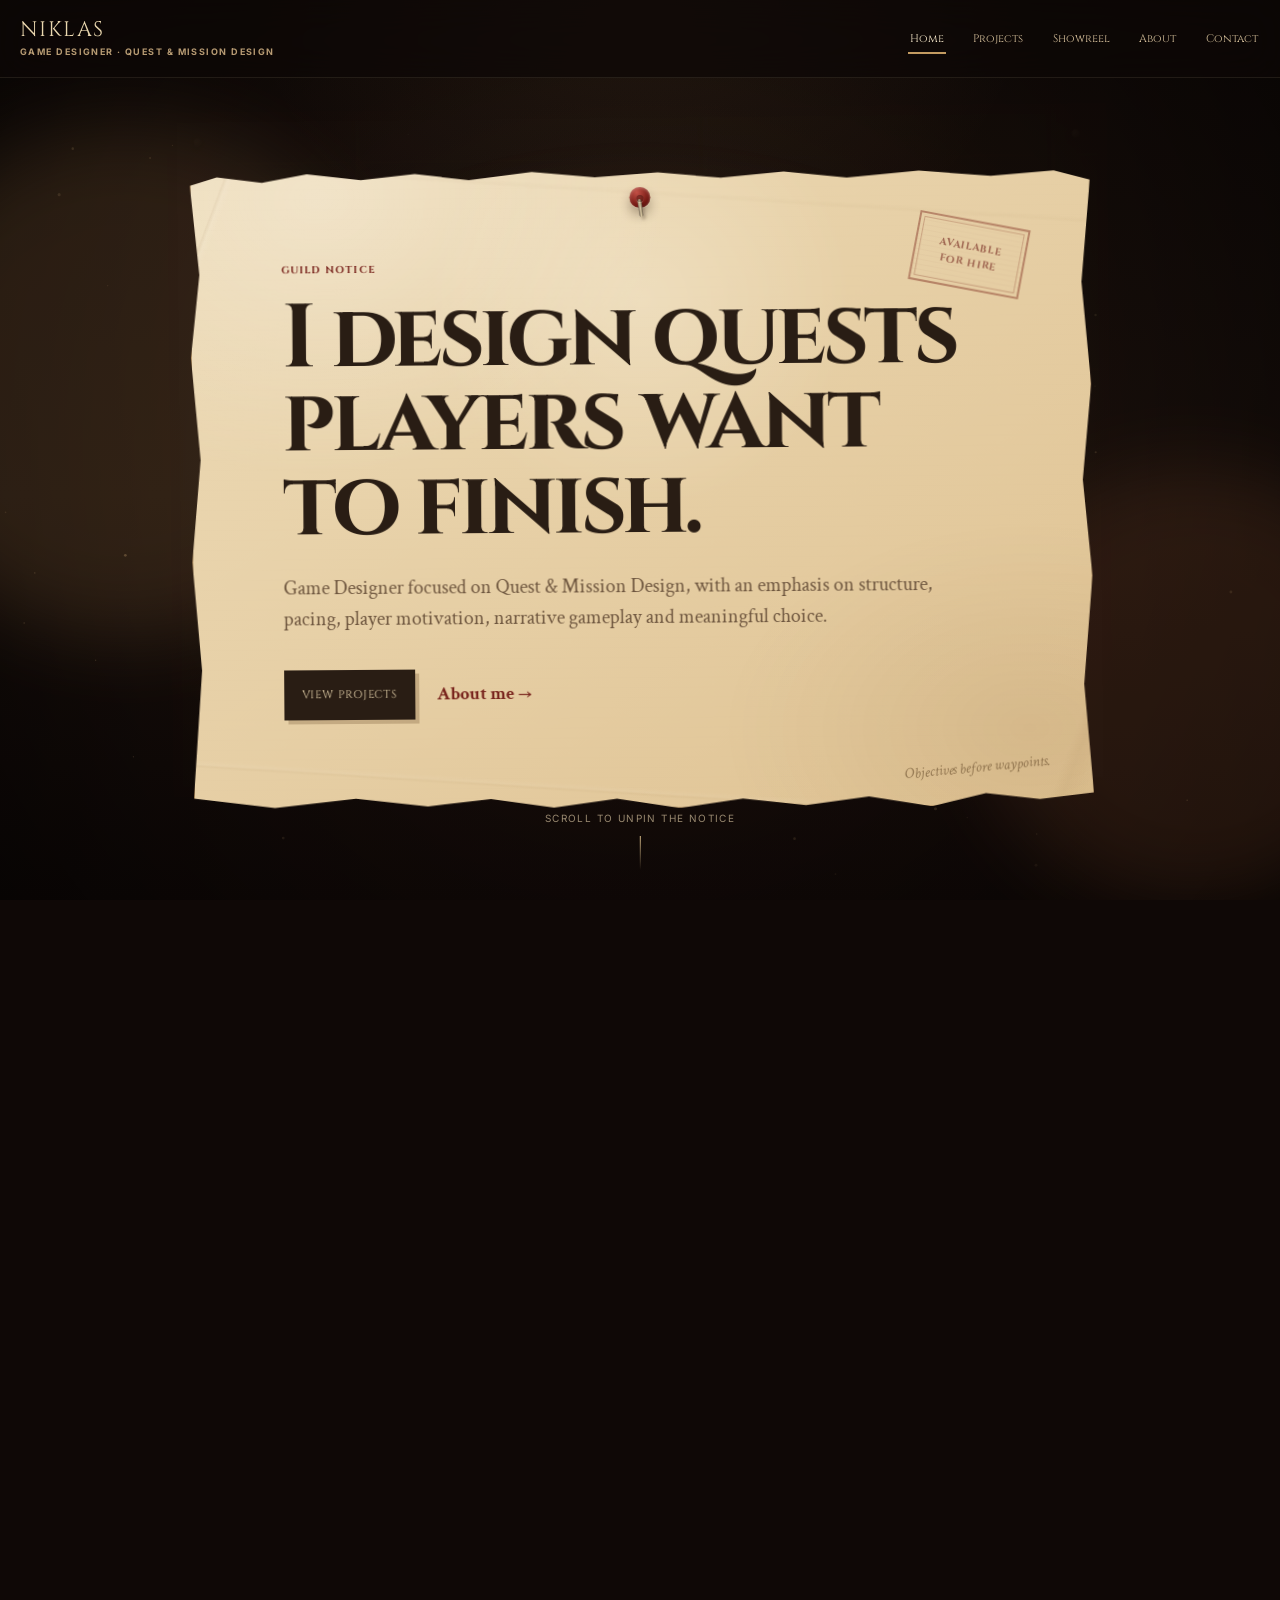
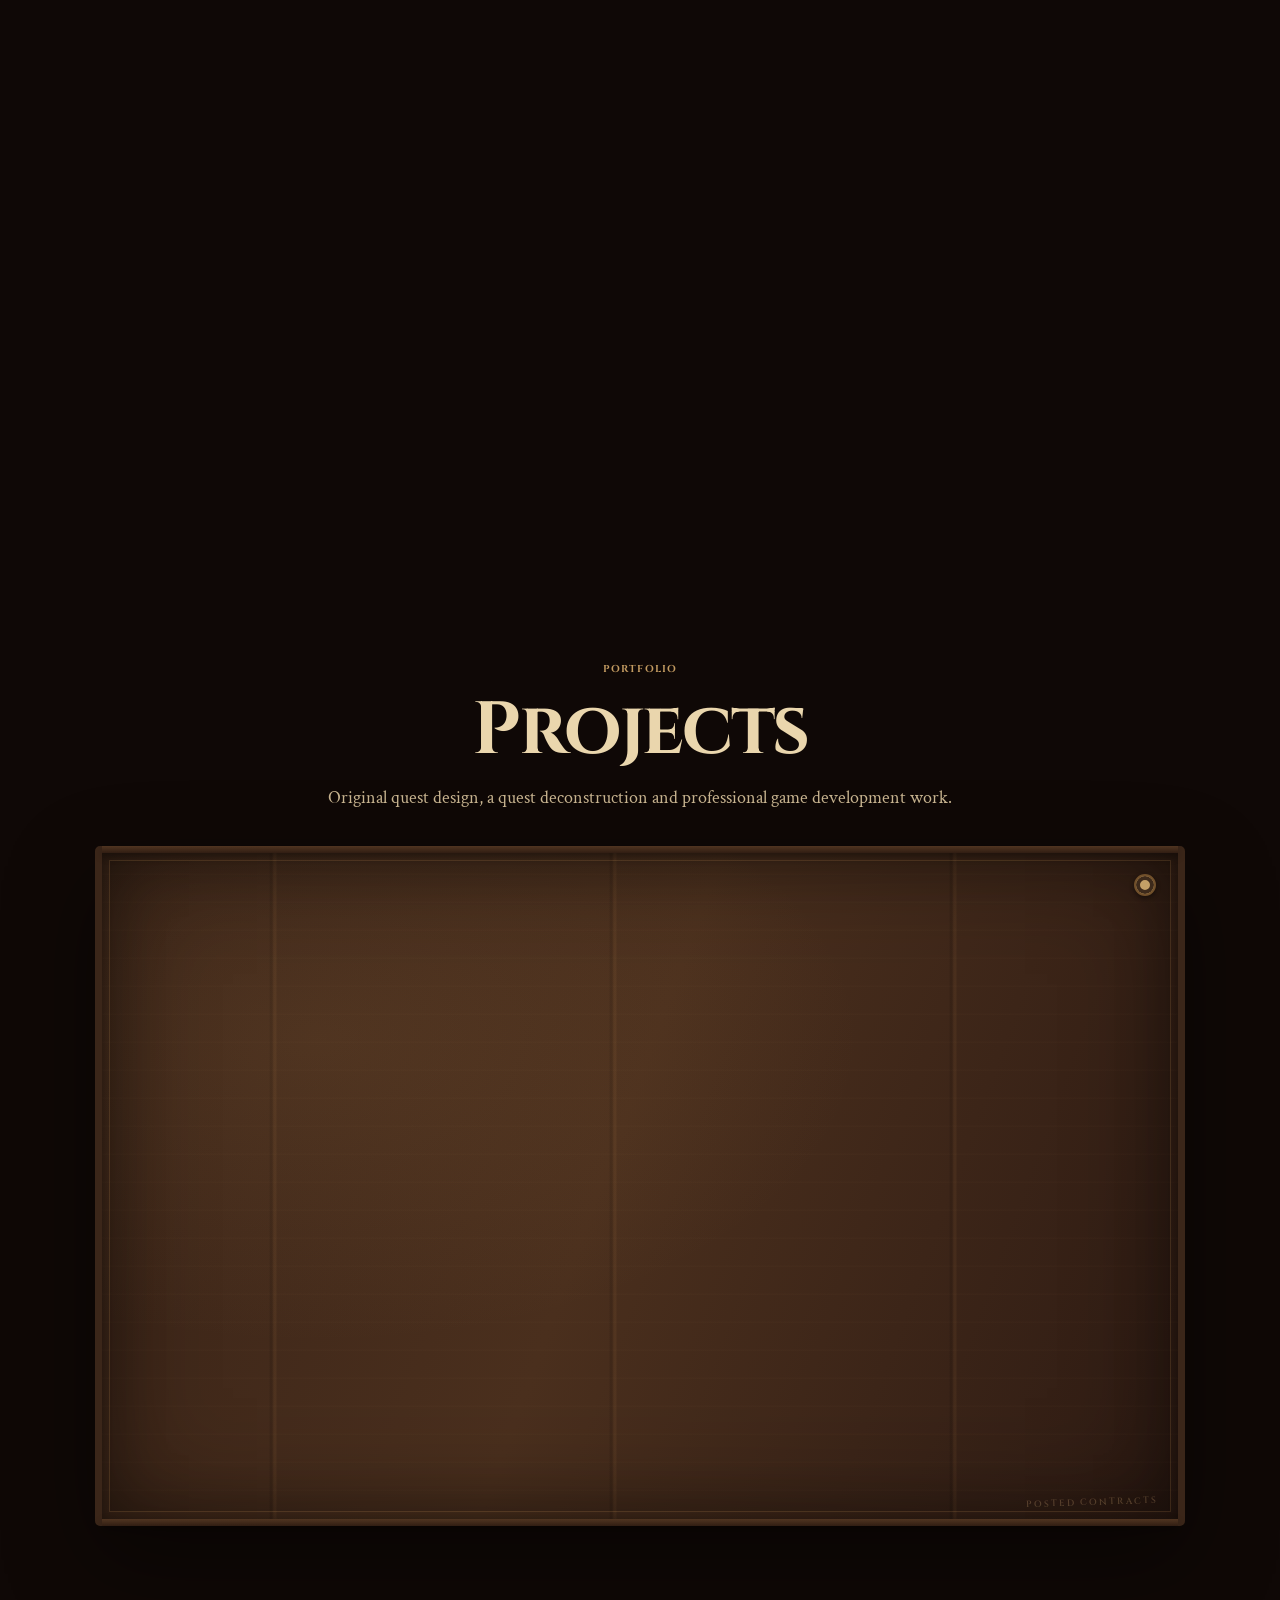
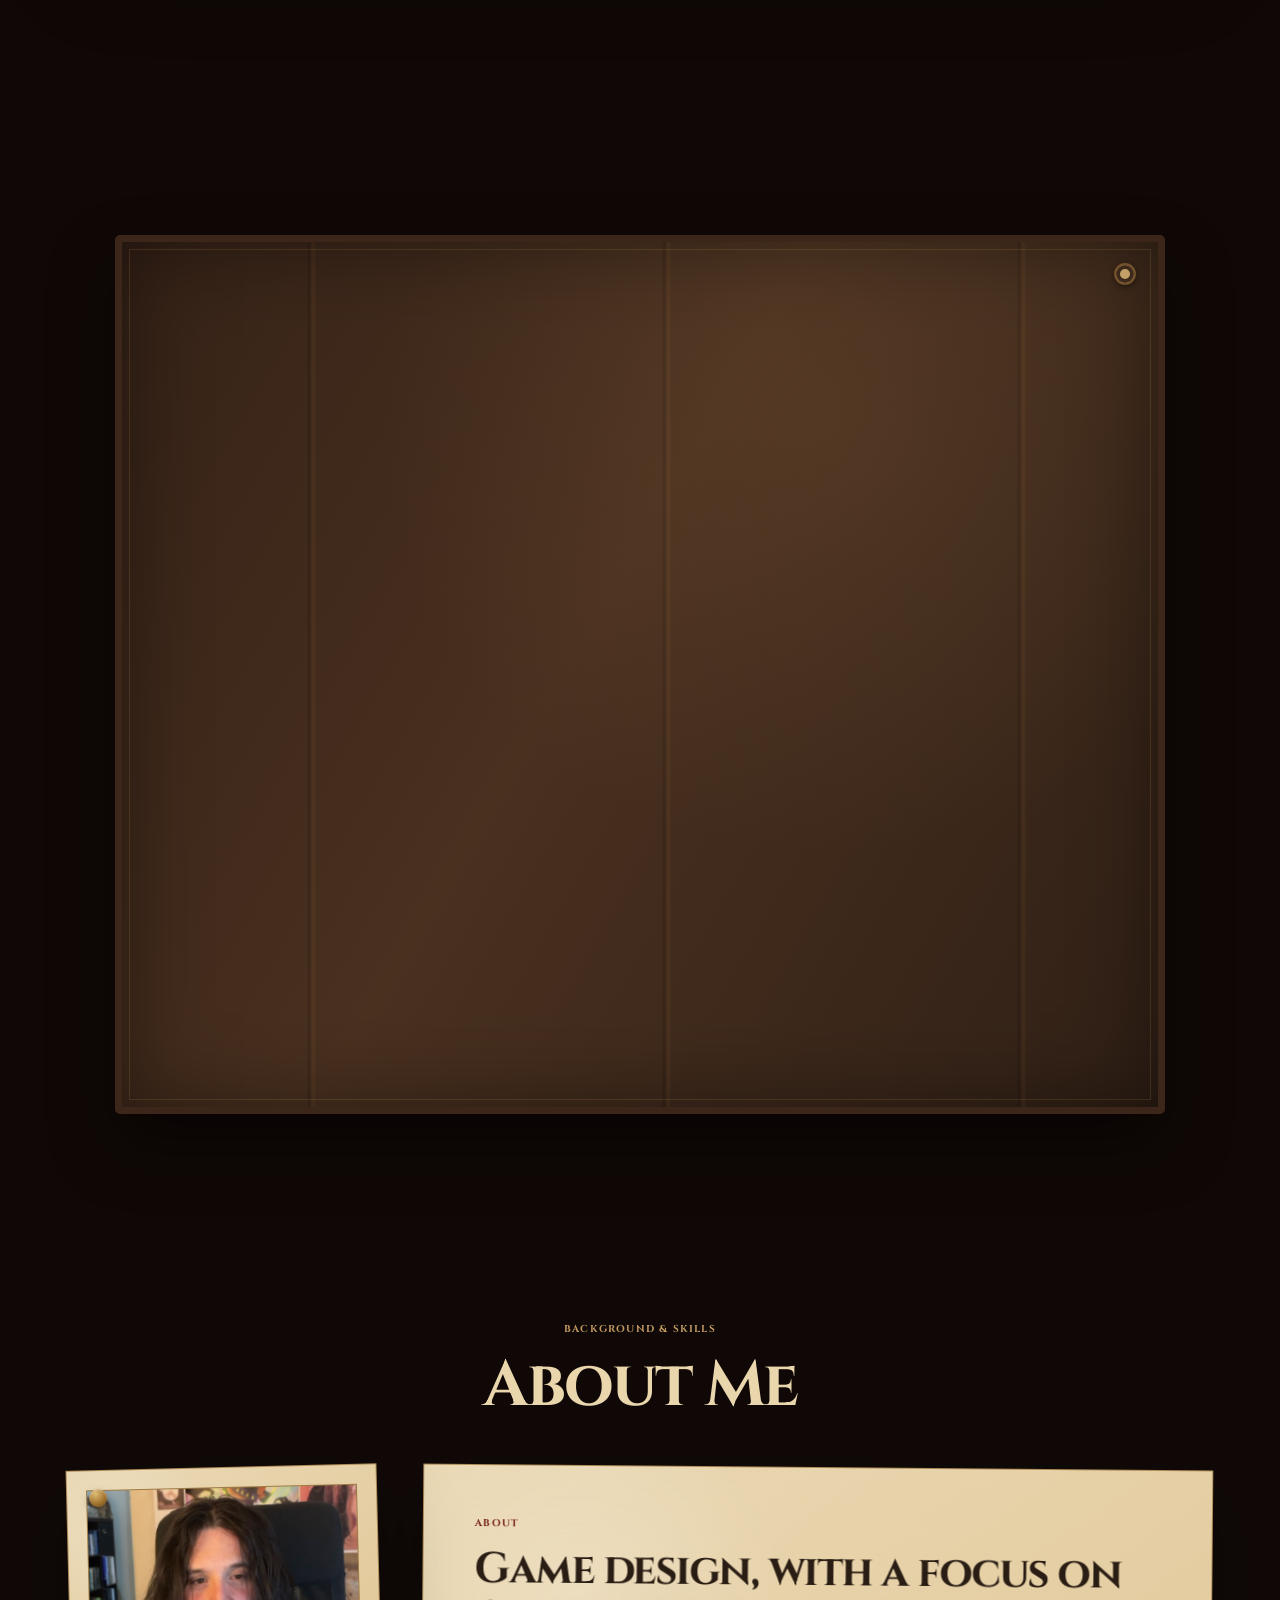
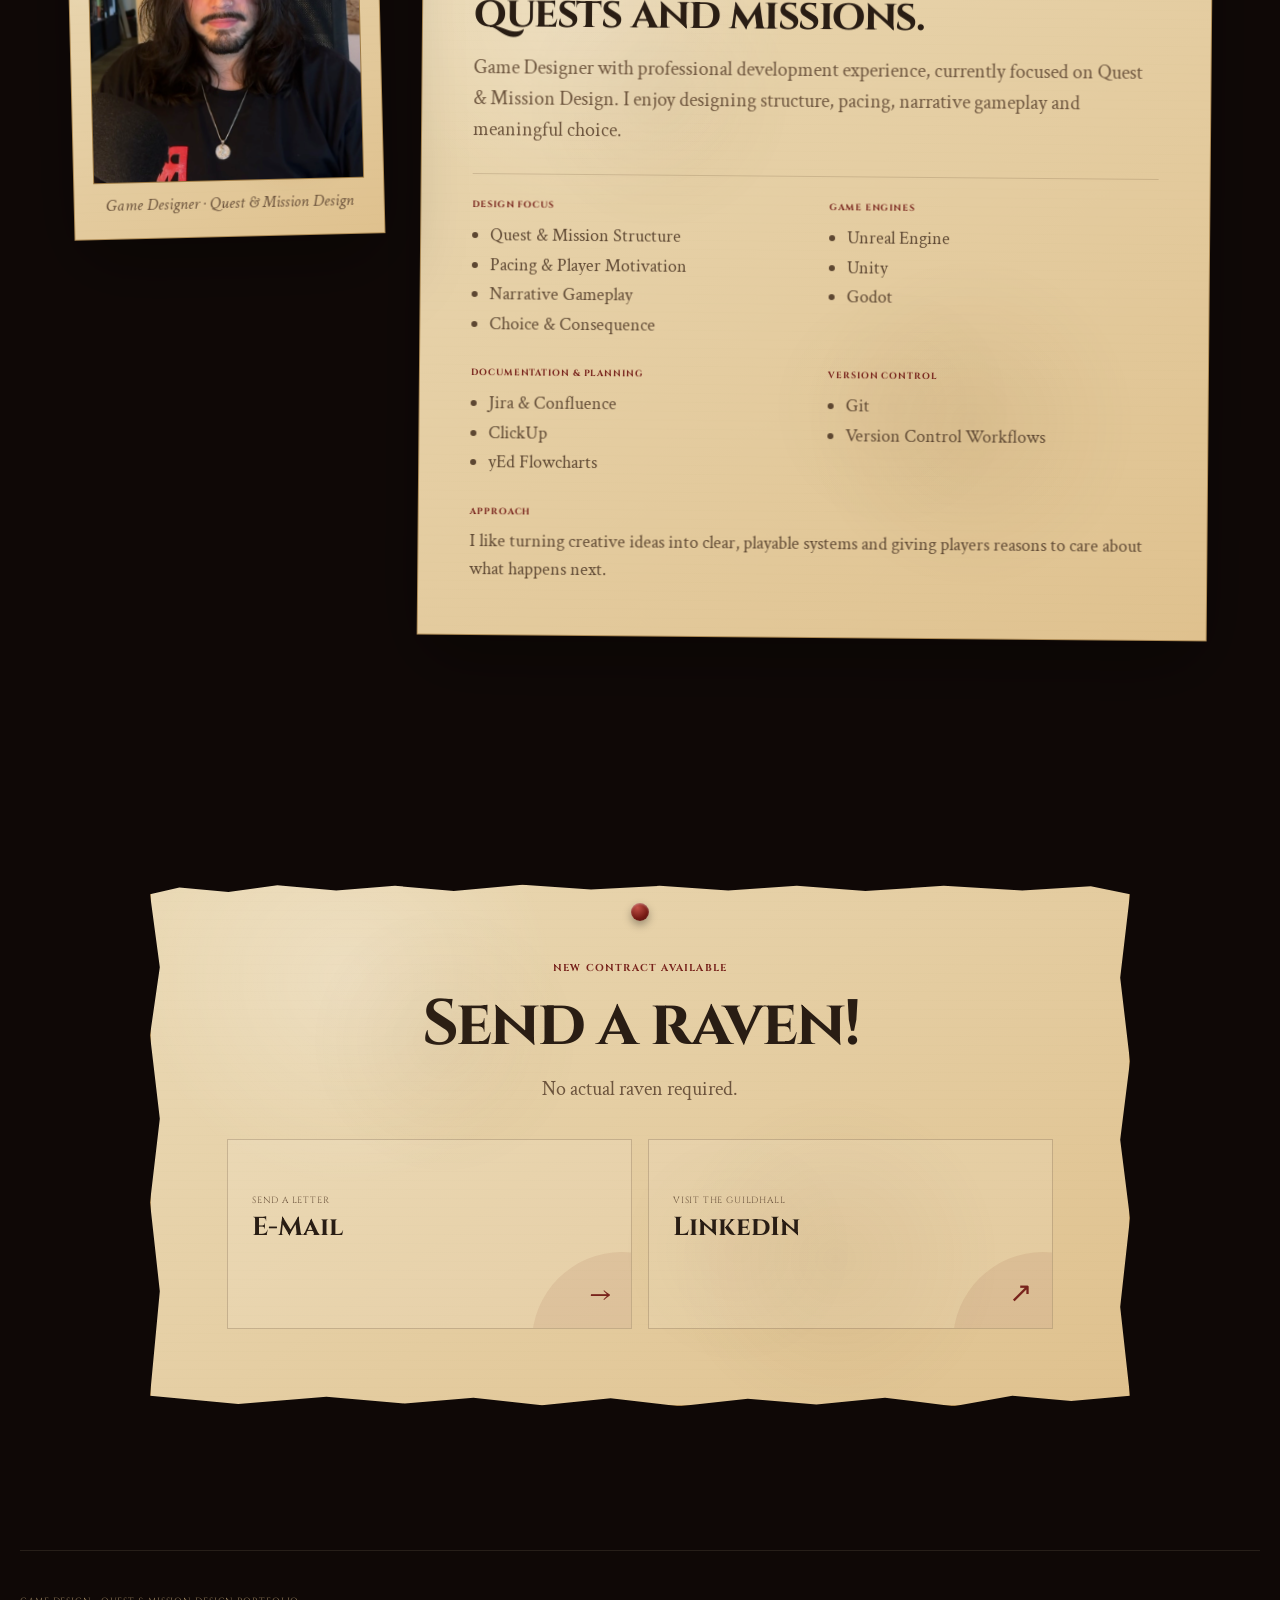
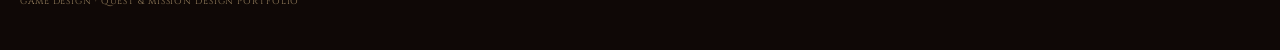
<file: index.html>
<!DOCTYPE html>
<html lang="en">
<head>
  <meta charset="UTF-8" />
  <meta name="viewport" content="width=device-width, initial-scale=1.0" />
  <meta name="description" content="Quest and Mission Design Portfolio" />
  <title>Niklas | Game Designer · Quest & Mission Design</title>

  <link rel="preconnect" href="https://fonts.googleapis.com">
  <link rel="preconnect" href="https://fonts.gstatic.com" crossorigin>
  <link href="https://fonts.googleapis.com/css2?family=Cinzel:wght@500;600;700&family=Crimson+Text:wght@400;600;700&family=Inter:wght@400;500;600;700&display=swap" rel="stylesheet">

  <link rel="stylesheet" href="styles.css" />
</head>

<body>
  <div class="world-bg" aria-hidden="true">
    <div class="vignette"></div>
    <div class="light-pool light-a"></div>
    <div class="light-pool light-b"></div>
    <canvas class="dust-field" id="dustField"></canvas>
  </div>

  <header class="site-header">
    <div class="site-header-inner">
      <a class="brand" href="#top">
        <span class="brand-title">Niklas</span>
        <span class="brand-subtitle">Game Designer · Quest & Mission Design</span>
      </a>

      <button class="mobile-menu-toggle" aria-expanded="false" aria-controls="nav-panel" aria-label="Open navigation">
        <span></span><span></span><span></span>
      </button>

      <nav class="nav" id="nav-panel">
        <a href="#hero">Home</a>
        <a href="#quest-board">Projects</a>
        <a href="#earlier-work">Showreel</a>
        <a href="#about">About</a>
        <a href="#contact">Contact</a>
      </nav>
    </div>
  </header>

  <main id="top">

    <!-- HERO SCENE -->
    <section class="scene hero-scene" id="hero">
      <div class="scene-sticky">
        <div class="hero-glow" aria-hidden="true"></div>
        <div class="hero-backboard" id="heroBackboard" aria-hidden="true"></div>

        <article class="parchment torn hero-paper" id="heroPaper">
          <span class="hero-paper-light" aria-hidden="true"></span>
          <span class="pin red hero-pin" id="heroPin" aria-hidden="true"></span>
          <span class="hero-stamp" aria-label="Available for hire"><span>Available</span><span>for hire</span></span>

          <p class="section-kicker">Guild Notice</p>
          <h1>I design quests players want to finish.</h1>

          <p class="lead">
            Game Designer focused on Quest & Mission Design, with an emphasis on structure, pacing,
            player motivation, narrative gameplay and meaningful choice.
          </p>

          <div class="hero-actions">
            <a class="ink-button" href="#quest-board">View Projects</a>
            <a class="text-link" href="#about">About me →</a>
          </div>

          <div class="scribble">Objectives before waypoints.</div>
        </article>

        <div class="scroll-hint" id="scrollHint">
          <span>Scroll to unpin the notice</span>
          <i></i>
        </div>
      </div>
    </section>

    <!-- PROJECTS : normal-flow notice board, no card overlap -->
    <section class="scene board-scene" id="quest-board" aria-labelledby="projects-heading">
      <div class="board-sticky">
        <div class="board-heading">
          <p class="section-kicker">Portfolio</p>
          <h2 id="projects-heading">Projects</h2>
          <p>Original quest design, a quest deconstruction and professional game development work.</p>
        </div>

        <div class="quest-board-shell" id="projectNoticeBoard">
          <span class="board-seal" aria-hidden="true"></span>
          <div class="board-rail top" aria-hidden="true"></div>
          <div class="board-rail bottom" aria-hidden="true"></div>

          <article class="quest-paper parchment card-main" style="--arrival-delay:100ms">
            <span class="pin brass" aria-hidden="true"></span>
            <div class="quest-tag-row"><span>01 · Quest Concept</span><span>Open World RPG</span></div>
            <a class="image-frame project-cover-link" href="case-studies/sisters-in-spirit/" aria-label="Open Sisters in Spirit quest concept">
              <div class="original-quest-cover">
                <span>Original Quest Concept</span>
                <strong>Sisters in<br>Spirit</strong>
                <small>Investigation · Consequence · Choice</small>
              </div>
            </a>
            <h3><a class="project-title-link" href="case-studies/sisters-in-spirit/">Sisters in Spirit</a></h3>
            <p class="quest-meta">Open World · Quest Structure · Optional Investigation</p>
            <p class="quest-body">A supernatural contract that can be completed without ever uncovering the human crimes behind it.</p>
            <div class="quest-detail"><span>Design Focus</span><strong>Discovery, persistent world states and moral choice.</strong></div>
            <a class="text-link project-cta" href="case-studies/sisters-in-spirit/">View quest concept →</a>
          </article>

          <article class="quest-paper parchment card-side" style="--arrival-delay:310ms">
            <span class="pin red" aria-hidden="true"></span>
            <div class="quest-tag-row"><span>02 · Quest Analysis</span><span>Deconstruction</span></div>
            <a class="image-frame project-cover-link" href="case-studies/heroes/" aria-label="Open Cyberpunk 2077 Heroes quest deconstruction">
              <div class="image-placeholder project-media" data-fallback="Add heroes-hero.jpg">
                <img src="case-studies/heroes/assets/images/heroes-hero.jpg" alt="Screenshot from Cyberpunk 2077 Heroes" loading="eager" />
                <span>Cyberpunk 2077<br>Heroes</span>
              </div>
            </a>
            <h3><a class="project-title-link" href="case-studies/heroes/">Cyberpunk 2077: Heroes</a></h3>
            <p class="quest-meta">Quest Analysis · Branching · Narrative Pacing</p>
            <p class="quest-body">A visual deconstruction with an original third-branch redesign focused on consequences of inaction.</p>
            <div class="quest-detail"><span>Design Focus</span><strong>Player agency, quest logic and narrative consequence.</strong></div>
            <a class="text-link project-cta" href="case-studies/heroes/">View quest analysis →</a>
          </article>

          <article class="quest-paper parchment card-contract" style="--arrival-delay:520ms">
            <span class="pin brass" aria-hidden="true"></span>
            <div class="quest-tag-row"><span>03 · Professional Work</span><span>Game Design</span></div>
            <a class="image-frame project-cover-link" href="https://store.steampowered.com/app/4839850/Almos_A_Dream_Painters_Tale/" target="_blank" rel="noopener noreferrer" aria-label="Visit Almos: A Dream Painter's Tale on Steam">
              <div class="image-placeholder project-media" data-fallback="Add almos-cover.jpg">
                <img src="assets/images/projects/almos/almos-cover.jpg" alt="Almos: A Dream Painter's Tale" loading="eager" />
                <span>Almos<br>A Dream Painter's Tale</span>
              </div>
            </a>
            <h3><a class="project-title-link" href="https://store.steampowered.com/app/4839850/Almos_A_Dream_Painters_Tale/" target="_blank" rel="noopener noreferrer">Almos: A Dream Painter's Tale</a></h3>
            <p class="quest-meta">Professional Project · CEO / Game Designer</p>
            <p class="quest-body">My most recent professional game project. Included for game design and production experience.</p>
            <div class="quest-detail"><span>Role</span><strong>CEO · Game Designer</strong></div>
            <a class="text-link project-cta" href="https://store.steampowered.com/app/4839850/Almos_A_Dream_Painters_Tale/" target="_blank" rel="noopener noreferrer">View on Steam ↗</a>
          </article>
        </div>
      </div>
    </section>

    <!-- STUDENT WORK & SHOWREEL -->
    <section class="earlier-work-section" id="earlier-work" aria-labelledby="showreel-heading">
      <div class="earlier-work-wrap">
        <div class="earlier-work-heading reveal-on-scroll">
          <p class="section-kicker">Earlier Work</p>
          <h2 id="showreel-heading">Student Projects</h2>
          <p>A short showreel of earlier game projects, with links to selected playable releases.</p>
        </div>

        <div class="student-board-shell" id="studentNoticeBoard">
          <span class="board-seal" aria-hidden="true"></span>
          <div class="showreel-feature parchment reveal-on-scroll">
            <span class="pin brass" aria-hidden="true"></span>
          <div class="showreel-copy">
            <span class="quest-meta">Project Showreel</span>
            <h3>Selected Student Work</h3>
            <p>A compilation of student game projects, prototypes and gameplay.</p>
            <span class="showreel-label">Gameplay highlights and playable student work.</span>
          </div>
          <div class="showreel-media" id="showreelMedia">
            <video id="studentShowreel" controls playsinline preload="metadata" aria-label="Student projects showreel">
              <source src="assets/videos/student-showreel.mp4" type="video/mp4" />
              Your browser does not support HTML5 video.
            </video>
            <div class="showreel-placeholder" id="showreelPlaceholder" aria-hidden="true">
              <span class="play-glyph">▶</span>
              <strong>Student Project Showreel</strong>
              <small>Place student-showreel.mp4 in assets/videos/</small>
            </div>
          </div>
        </div>

          <div class="earlier-work-grid">
            <article class="earlier-work-card parchment reveal-on-scroll">
              <span class="pin red" aria-hidden="true"></span>
            <a class="image-frame project-cover-link" href="https://ererbe.itch.io/well-of-life" target="_blank" rel="noopener noreferrer" aria-label="Open Well of Life on itch.io">
              <div class="image-placeholder project-media compact" data-fallback="Add well-of-life-cover.jpg">
                <img src="assets/images/projects/student-projects/well-of-life-cover.jpg" alt="Well of Life cover" loading="eager" />
                <span>Well of Life</span>
              </div>
            </a>
            <p class="quest-meta">Student Game · itch.io</p>
            <h3><a class="project-title-link" href="https://ererbe.itch.io/well-of-life" target="_blank" rel="noopener noreferrer">Well of Life</a></h3>
            <a class="text-link project-cta" href="https://ererbe.itch.io/well-of-life" target="_blank" rel="noopener noreferrer">View project ↗</a>
          </article>

            <article class="earlier-work-card parchment reveal-on-scroll" style="--reveal-delay:90ms">
              <span class="pin brass" aria-hidden="true"></span>
            <a class="image-frame project-cover-link" href="https://usernametojson.itch.io/tialtngo" target="_blank" rel="noopener noreferrer" aria-label="Open There Is a Light That Never Goes Out on itch.io">
              <div class="image-placeholder project-media compact" data-fallback="Add there-is-a-light-cover.jpg">
                <img src="assets/images/projects/student-projects/there-is-a-light-cover.jpg" alt="There Is a Light That Never Goes Out cover" loading="eager" />
                <span>There Is a Light<br>That Never Goes Out</span>
              </div>
            </a>
            <p class="quest-meta">Student Game · itch.io</p>
            <h3><a class="project-title-link" href="https://usernametojson.itch.io/tialtngo" target="_blank" rel="noopener noreferrer">There Is a Light That Never Goes Out</a></h3>
            <a class="text-link project-cta" href="https://usernametojson.itch.io/tialtngo" target="_blank" rel="noopener noreferrer">View project ↗</a>
            </article>
          </div>
        </div>
      </div>
    </section>

    <!-- ABOUT & SKILLS -->
    <section class="scene scribe-scene" id="about" aria-labelledby="about-heading">
      <div class="scribe-sticky">
        <div class="scribe-title reveal-on-scroll">
          <p class="section-kicker">Background & Skills</p>
          <h2 id="about-heading">About Me</h2>
        </div>

        <div class="dossier-stage">
          <article class="portrait-card parchment reveal-on-scroll" id="portraitCard">
            <span class="pin brass side-pin" aria-hidden="true"></span>
            <div class="portrait-placeholder portrait-media" data-fallback="Add niklas-moeller-portrait.jpg">
              <img src="assets/images/profile/niklas-moeller-portrait.jpg" alt="Portrait of the portfolio author" loading="eager" />
              <span>Portrait</span>
            </div>
            <p>Game Designer · Quest &amp; Mission Design</p>
          </article>

          <article class="dossier parchment reveal-on-scroll" id="dossier" style="--reveal-delay:90ms">
            <p class="section-kicker">About</p>
            <h2>Game design, with a focus on quests and missions.</h2>
            <p class="dossier-lead">Game Designer with professional development experience, currently focused on Quest &amp; Mission Design. I enjoy designing structure, pacing, narrative gameplay and meaningful choice.</p>

            <div class="dossier-grid">
              <div class="dossier-column">
                <span>Design Focus</span>
                <ul>
                  <li>Quest &amp; Mission Structure</li>
                  <li>Pacing &amp; Player Motivation</li>
                  <li>Narrative Gameplay</li>
                  <li>Choice &amp; Consequence</li>
                </ul>
              </div>
              <div class="dossier-column">
                <span>Game Engines</span>
                <ul>
                  <li>Unreal Engine</li>
                  <li>Unity</li>
                  <li>Godot</li>
                </ul>
              </div>
              <div class="dossier-column">
                <span>Documentation &amp; Planning</span>
                <ul>
                  <li>Jira &amp; Confluence</li>
                  <li>ClickUp</li>
                  <li>yEd Flowcharts</li>
                </ul>
              </div>
              <div class="dossier-column">
                <span>Version Control</span>
                <ul>
                  <li>Git</li>
                  <li>Version Control Workflows</li>
                </ul>
              </div>
              <div class="dossier-column full">
                <span>Approach</span>
                <p>I like turning creative ideas into clear, playable systems and giving players reasons to care about what happens next.</p>
              </div>
            </div>
          </article>
        </div>
      </div>
    </section>

    <!-- CONTACT SCENE -->
    <section class="contact-scene" id="contact">
      <div class="contact-wrap">
        <article class="parchment torn contact-note reveal-on-scroll">
          <span class="pin red"></span>

          <p class="section-kicker">New Contract Available</p>
          <h2>Send a raven!</h2>

          <p class="contact-copy">
            No actual raven required.
          </p>

          <div class="choice-grid">
            <a class="choice-card" href="mailto:niklas.moeller.shg@gmail.com">
              <span class="choice-label">Send a Letter</span>
              <strong>E-Mail</strong>
              <span class="choice-arrow">→</span>
            </a>

            <a class="choice-card" href="https://www.linkedin.com/in/nimoeller/" target="_blank" rel="noopener noreferrer">
              <span class="choice-label">Visit the Guildhall</span>
              <strong>LinkedIn</strong>
              <span class="choice-arrow">↗</span>
            </a>
          </div>
        </article>
      </div>
    </section>
  </main>

  <footer class="site-footer">
    <span>Game Design · Quest & Mission Design Portfolio</span>
  </footer>

  <script src="script.js"></script>
</body>
</html>
</file>
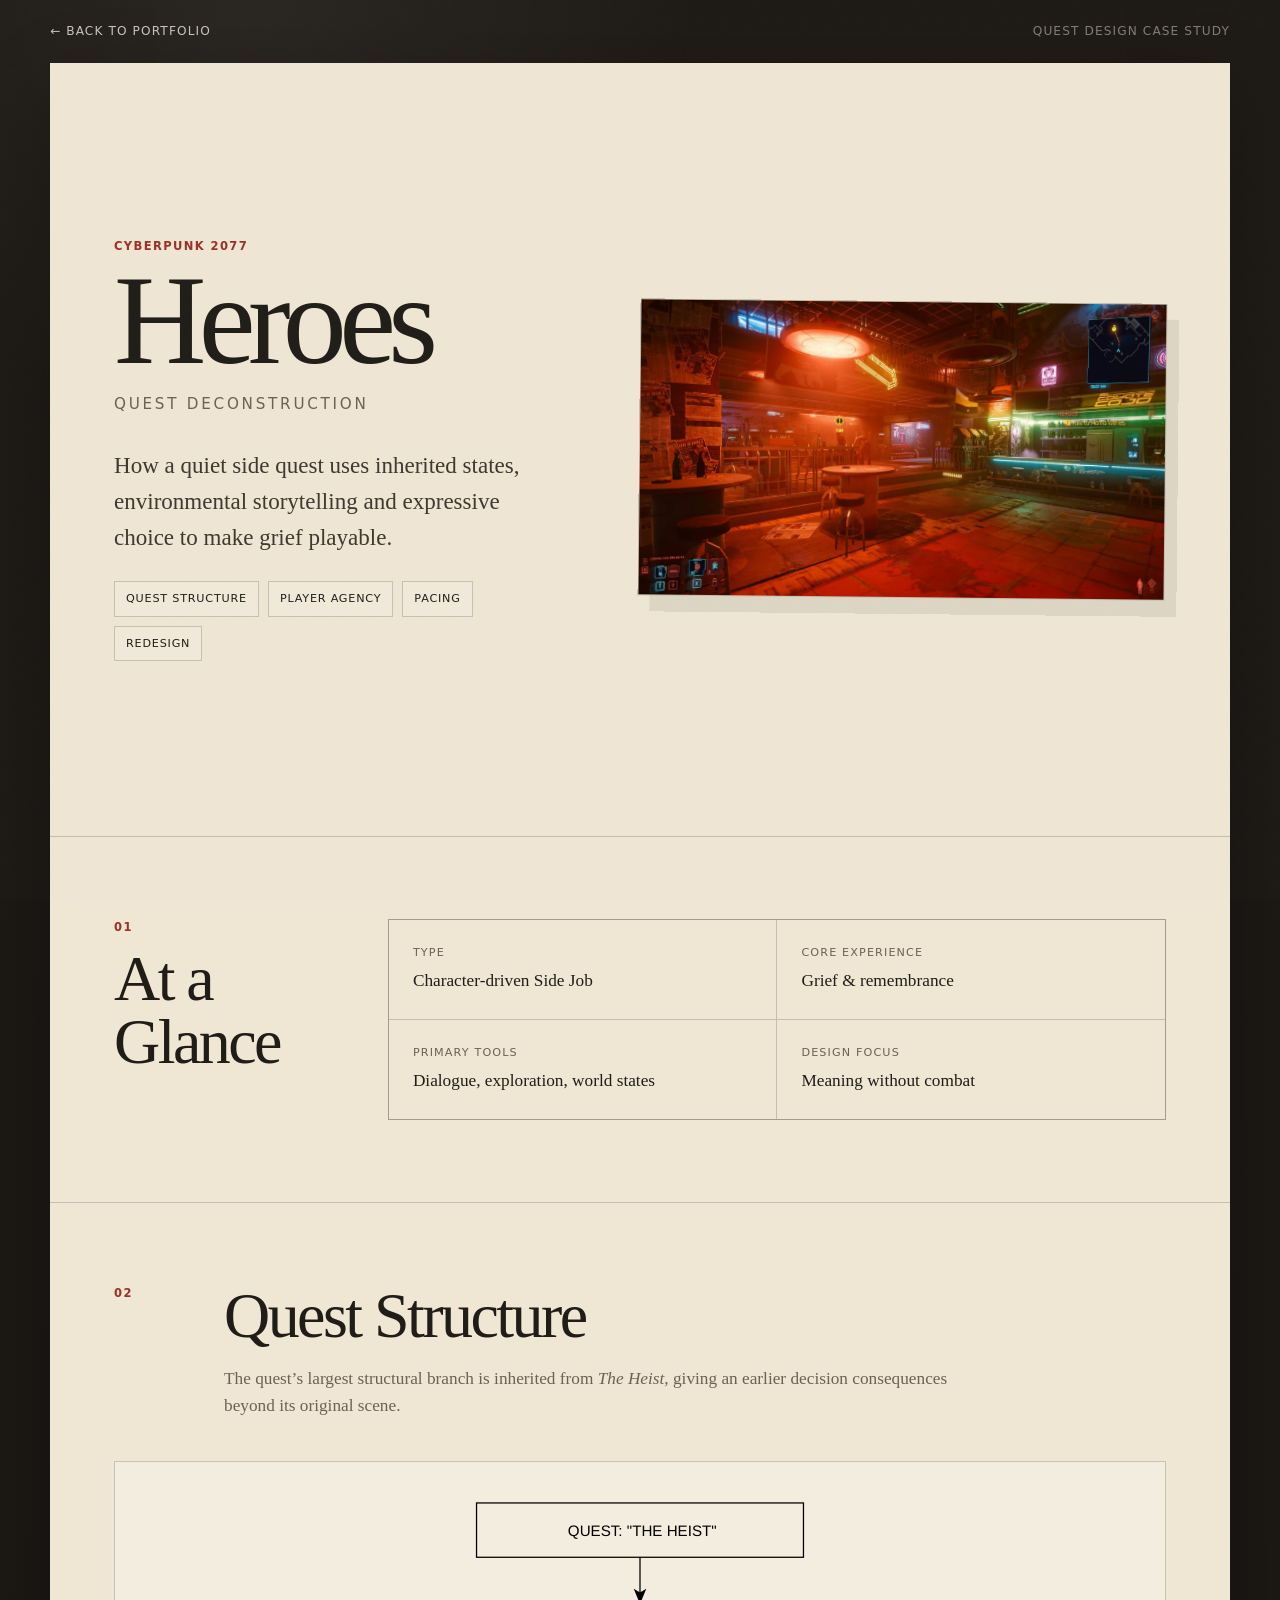
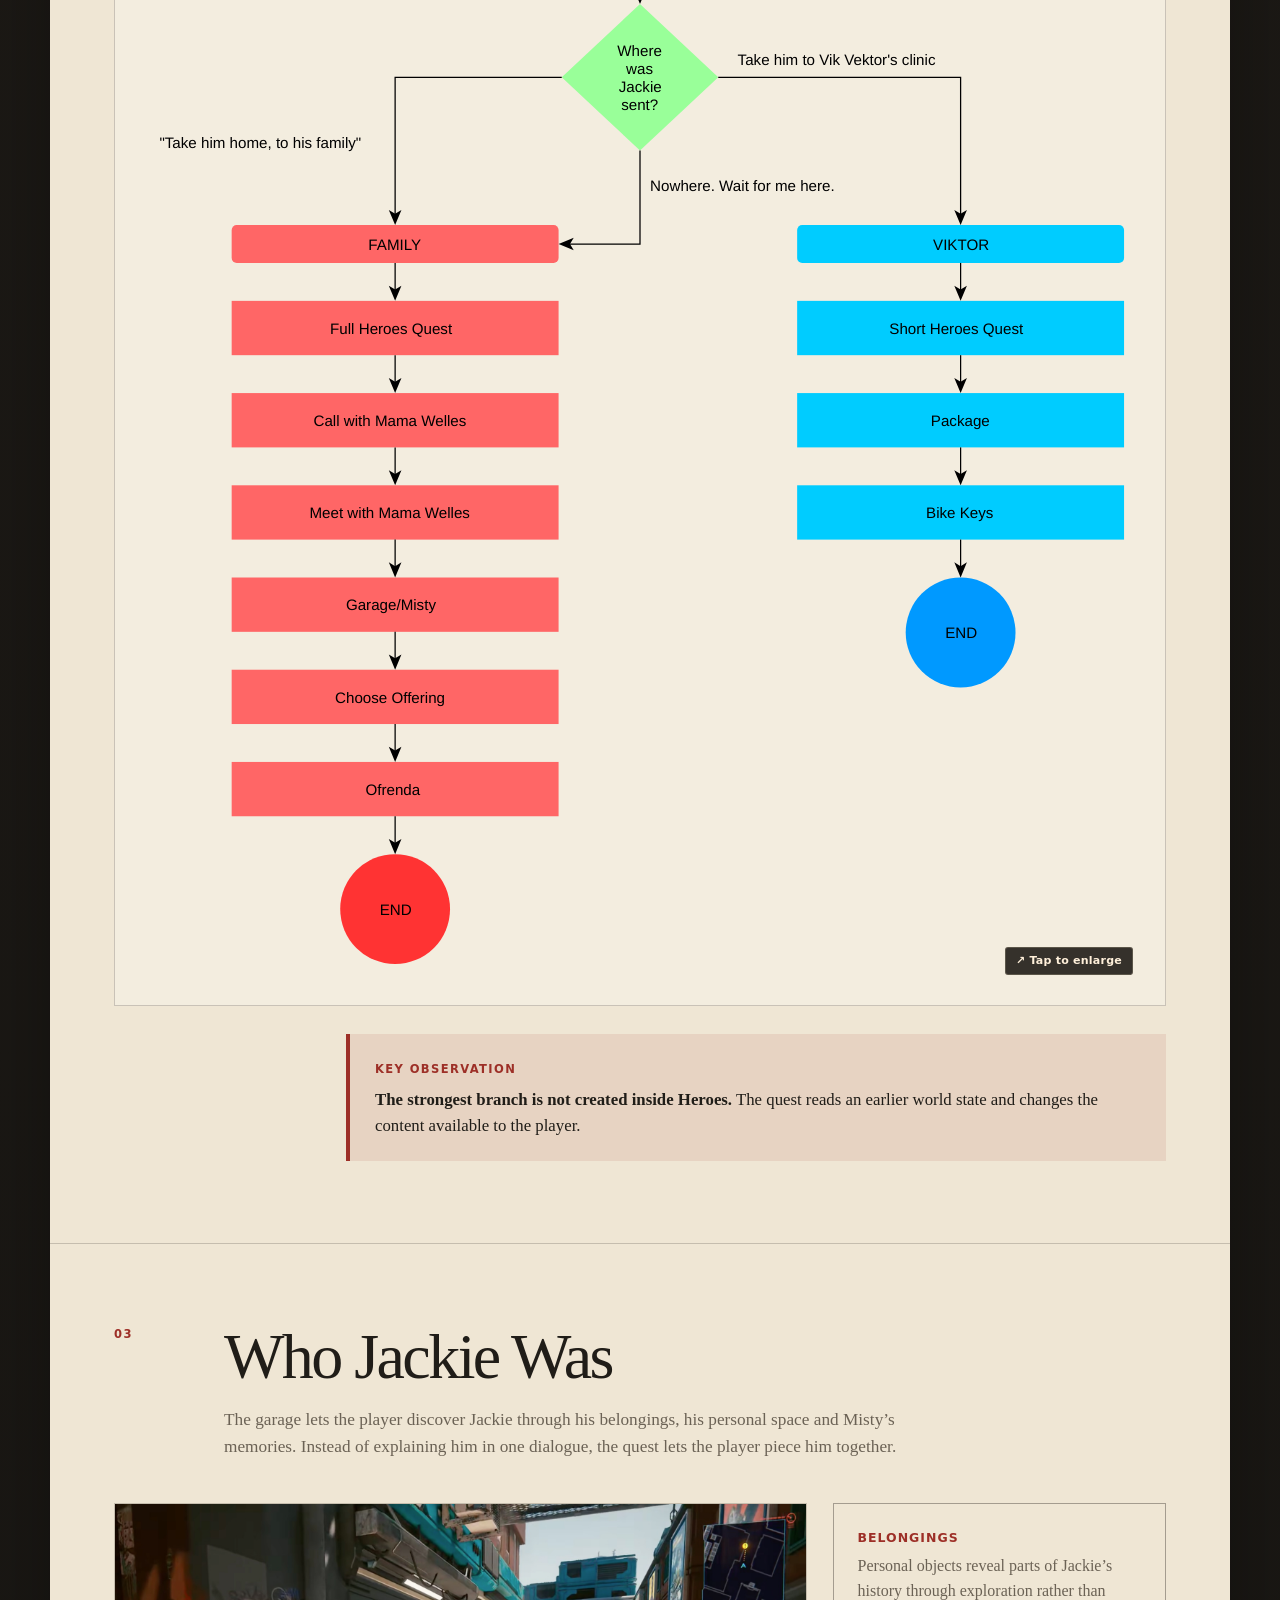
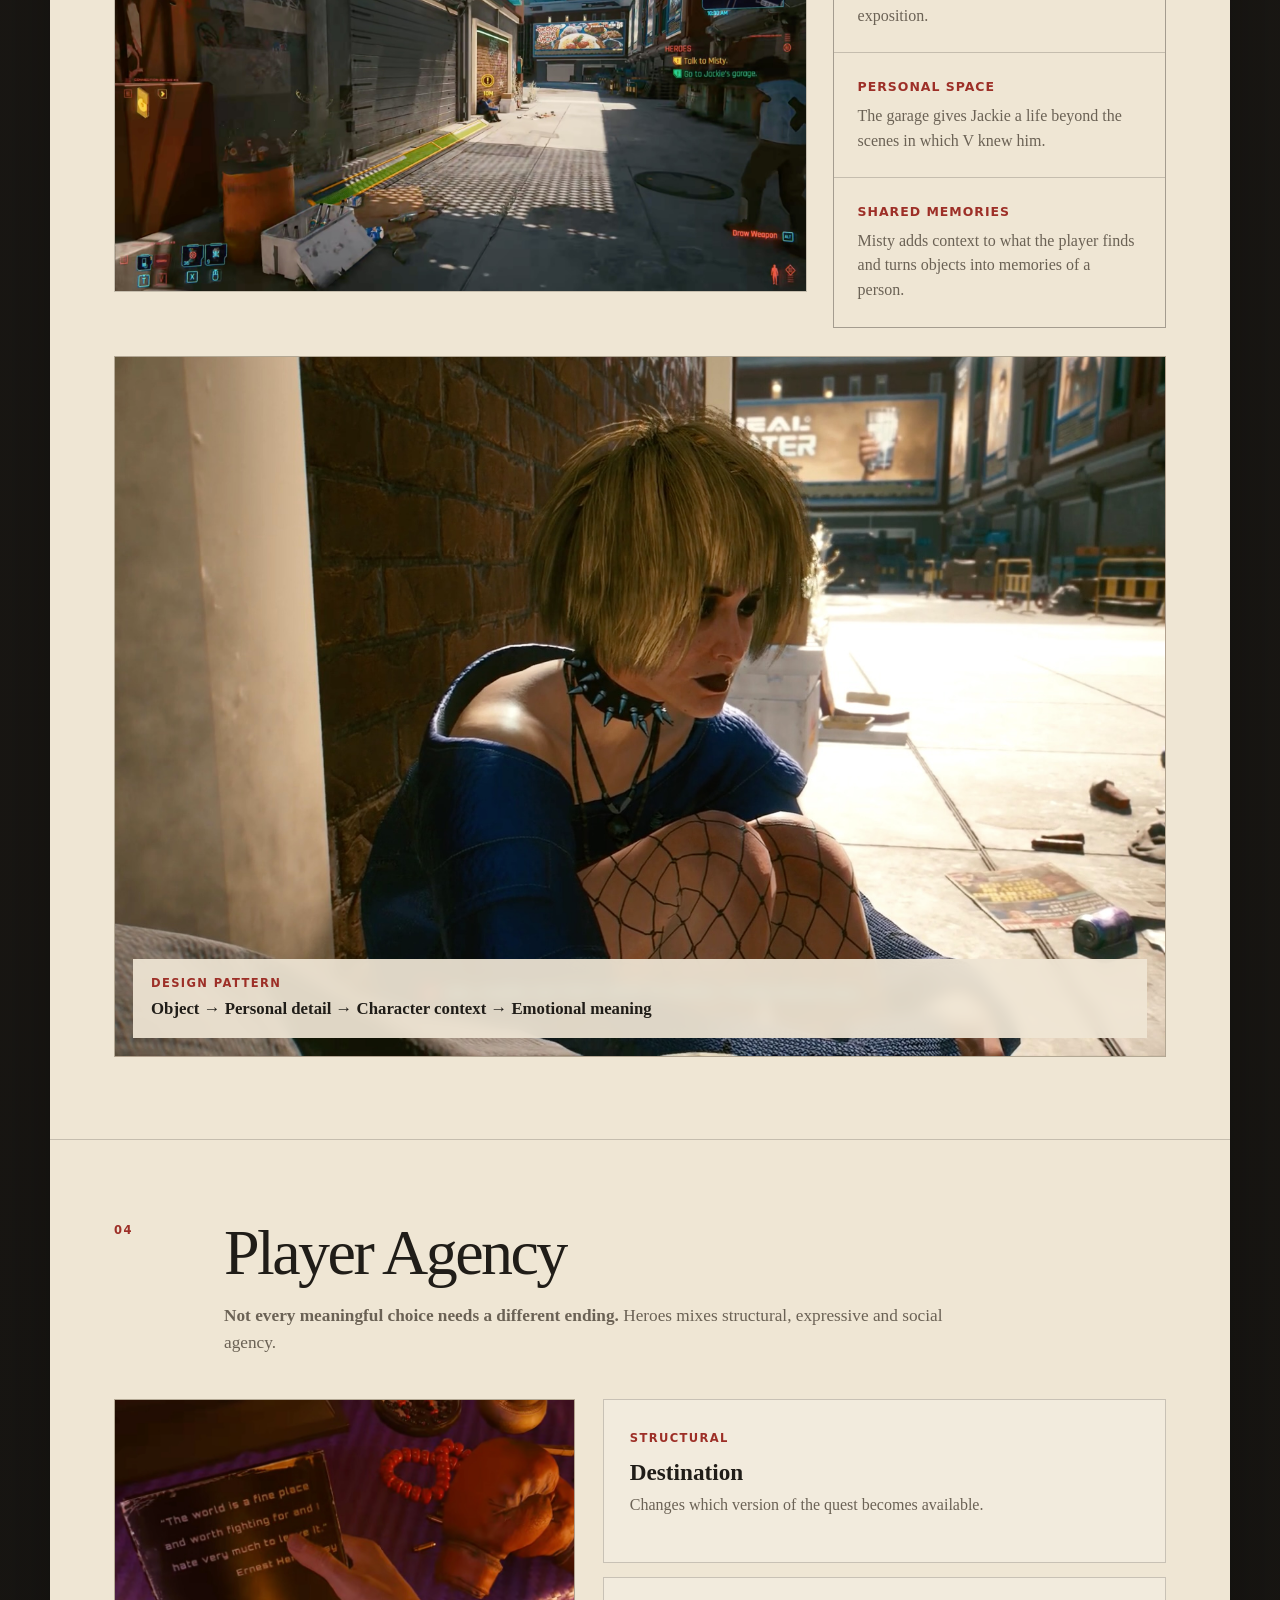
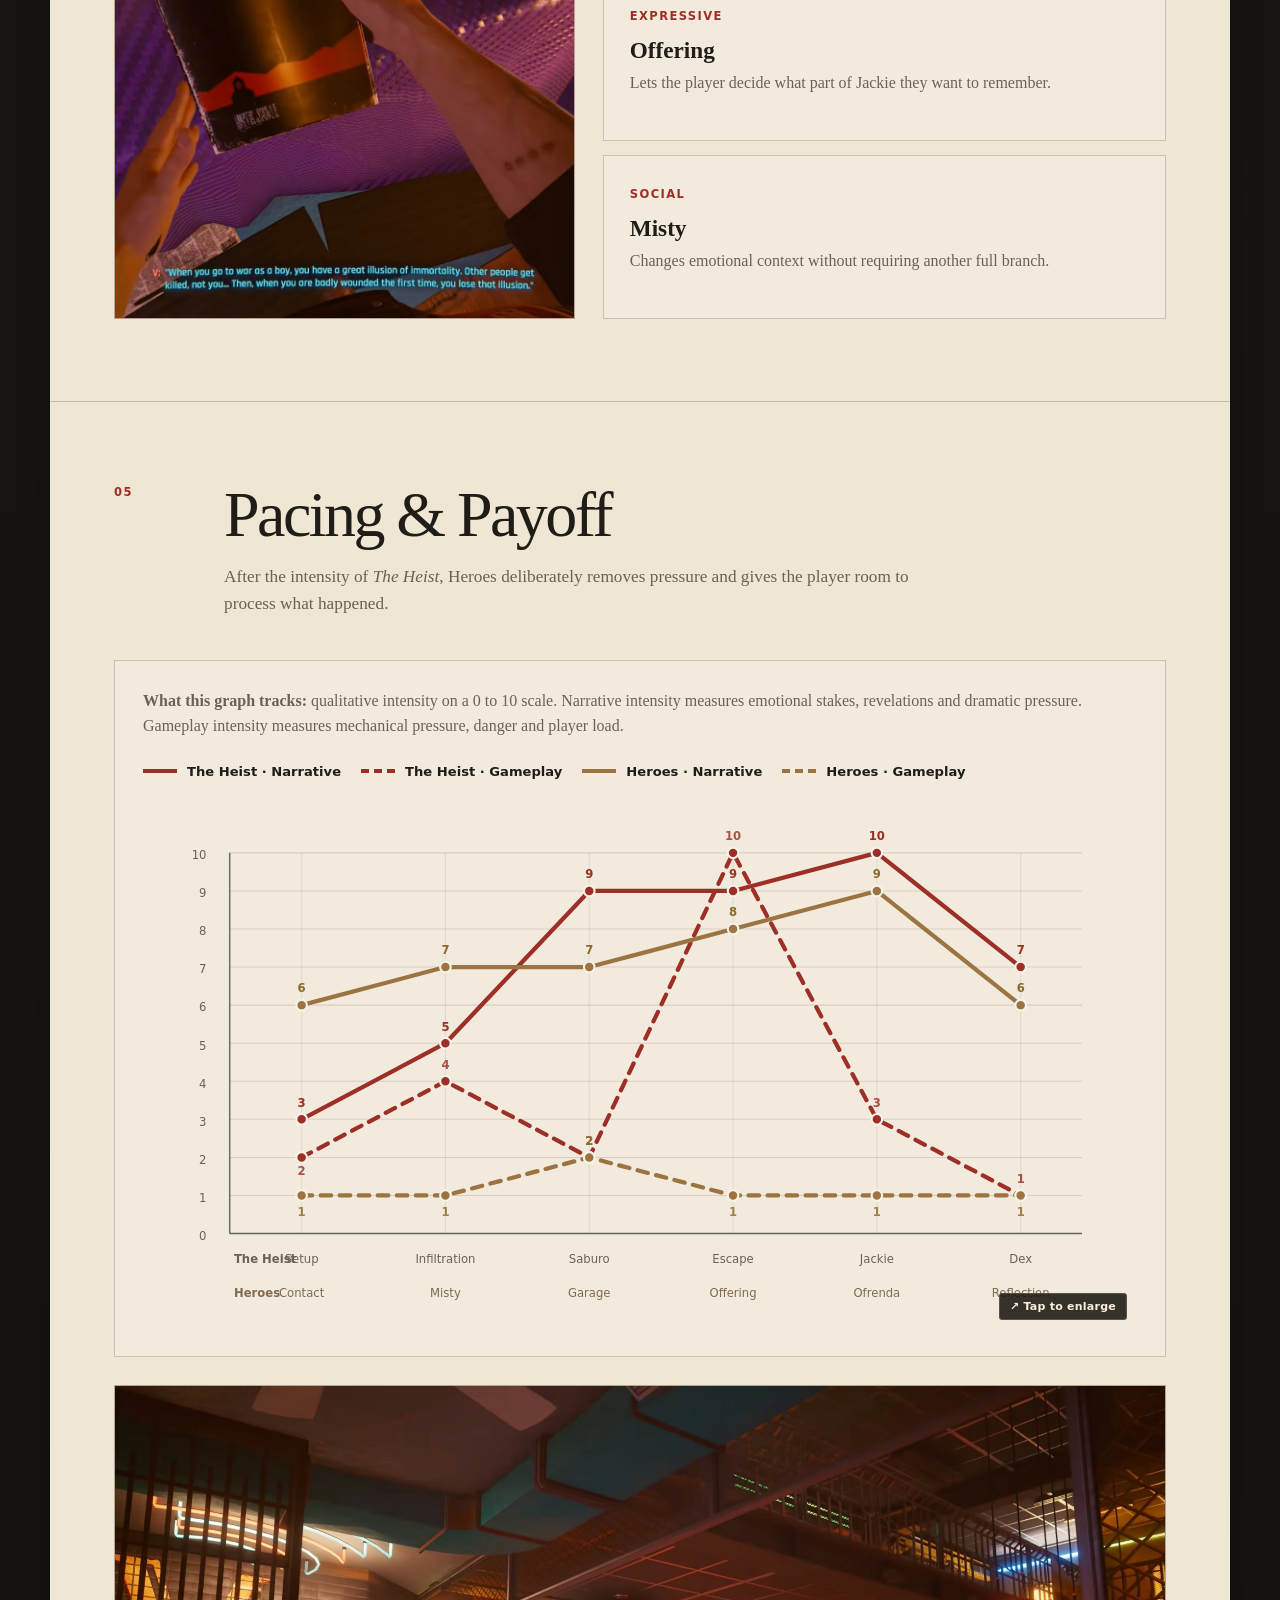
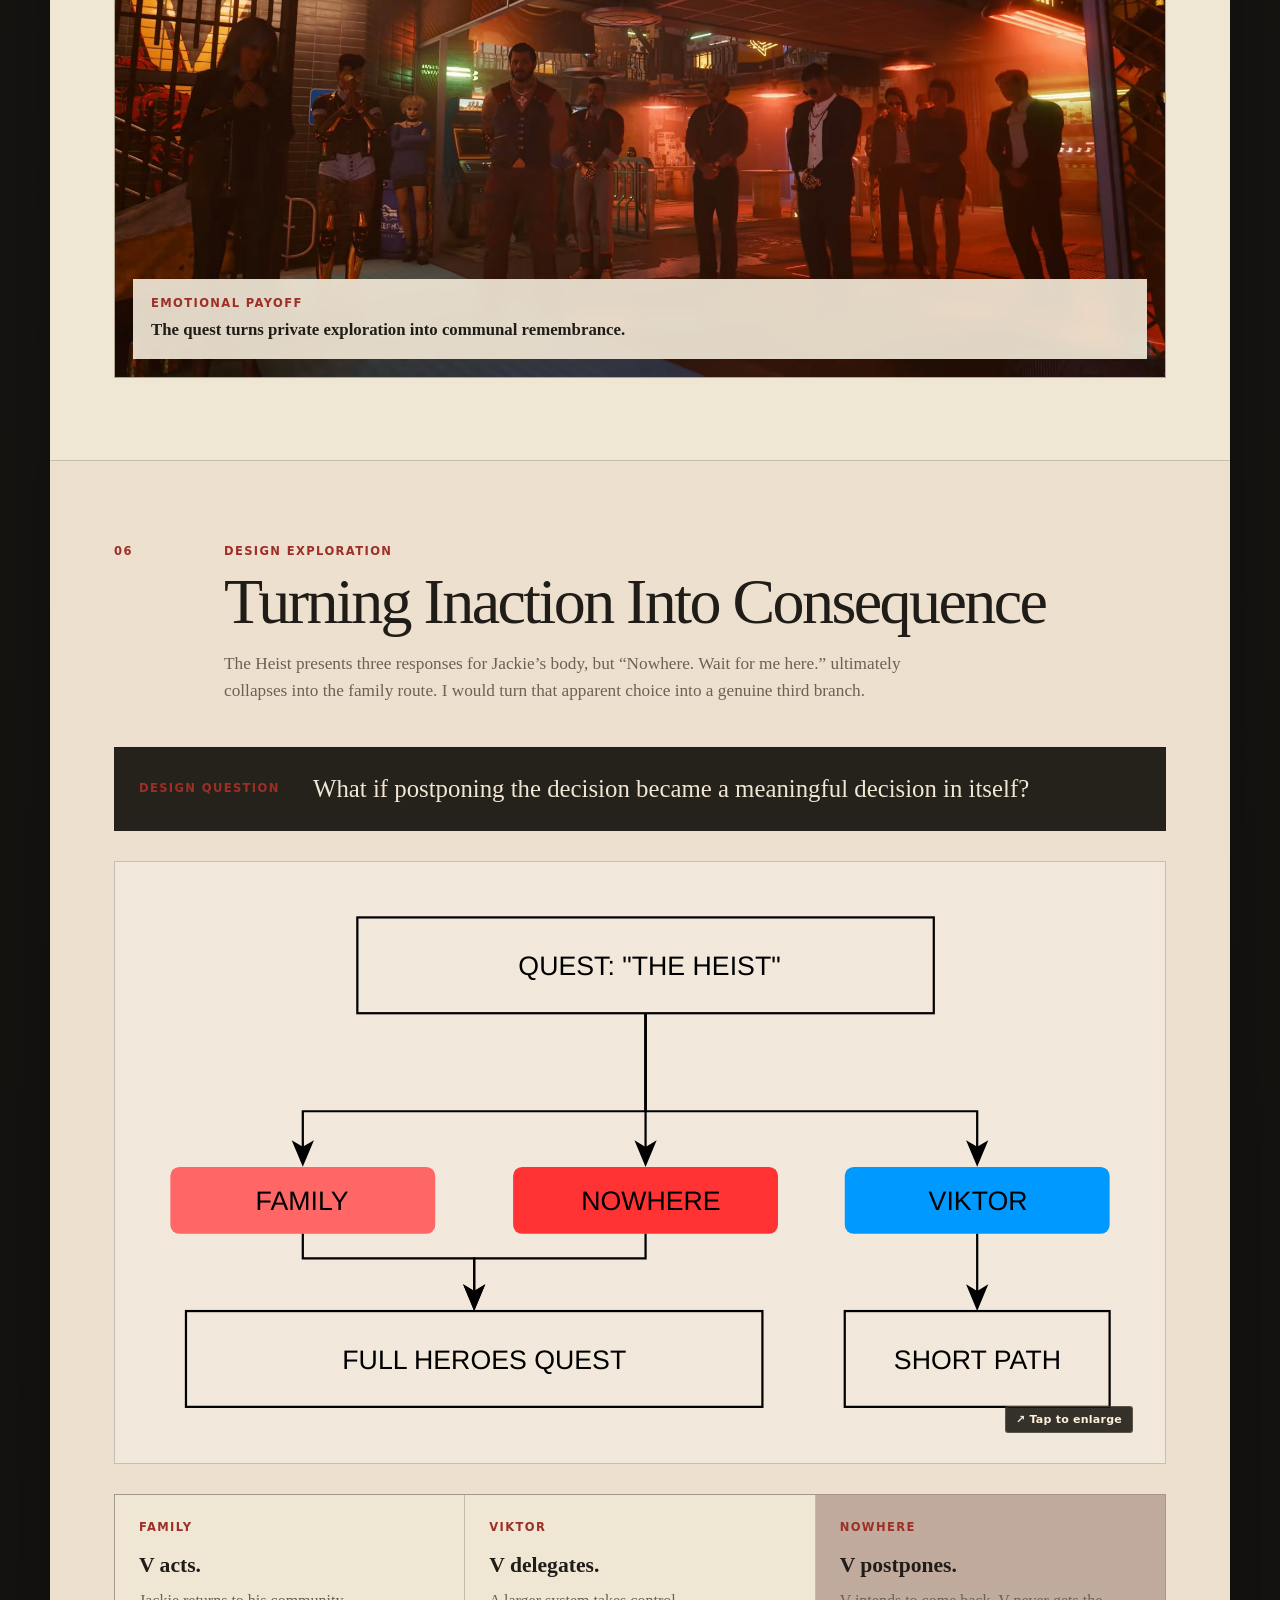
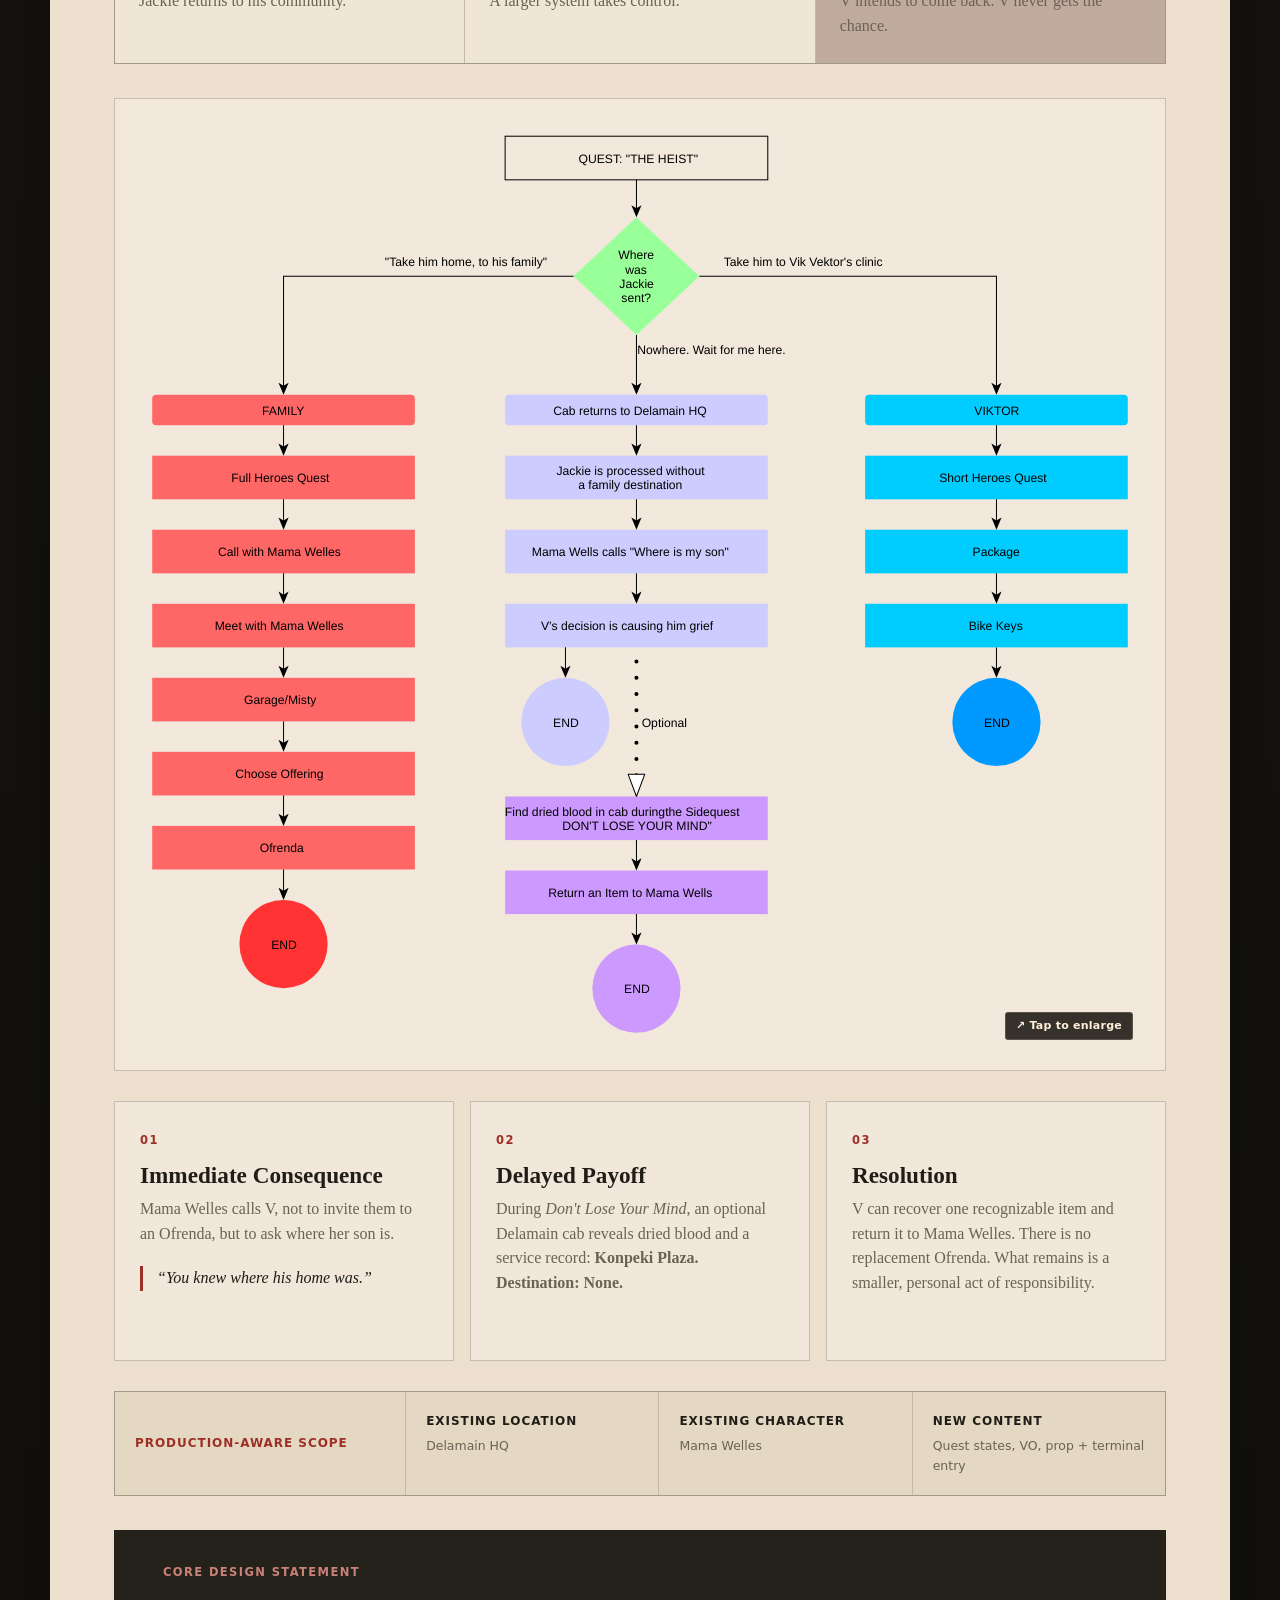
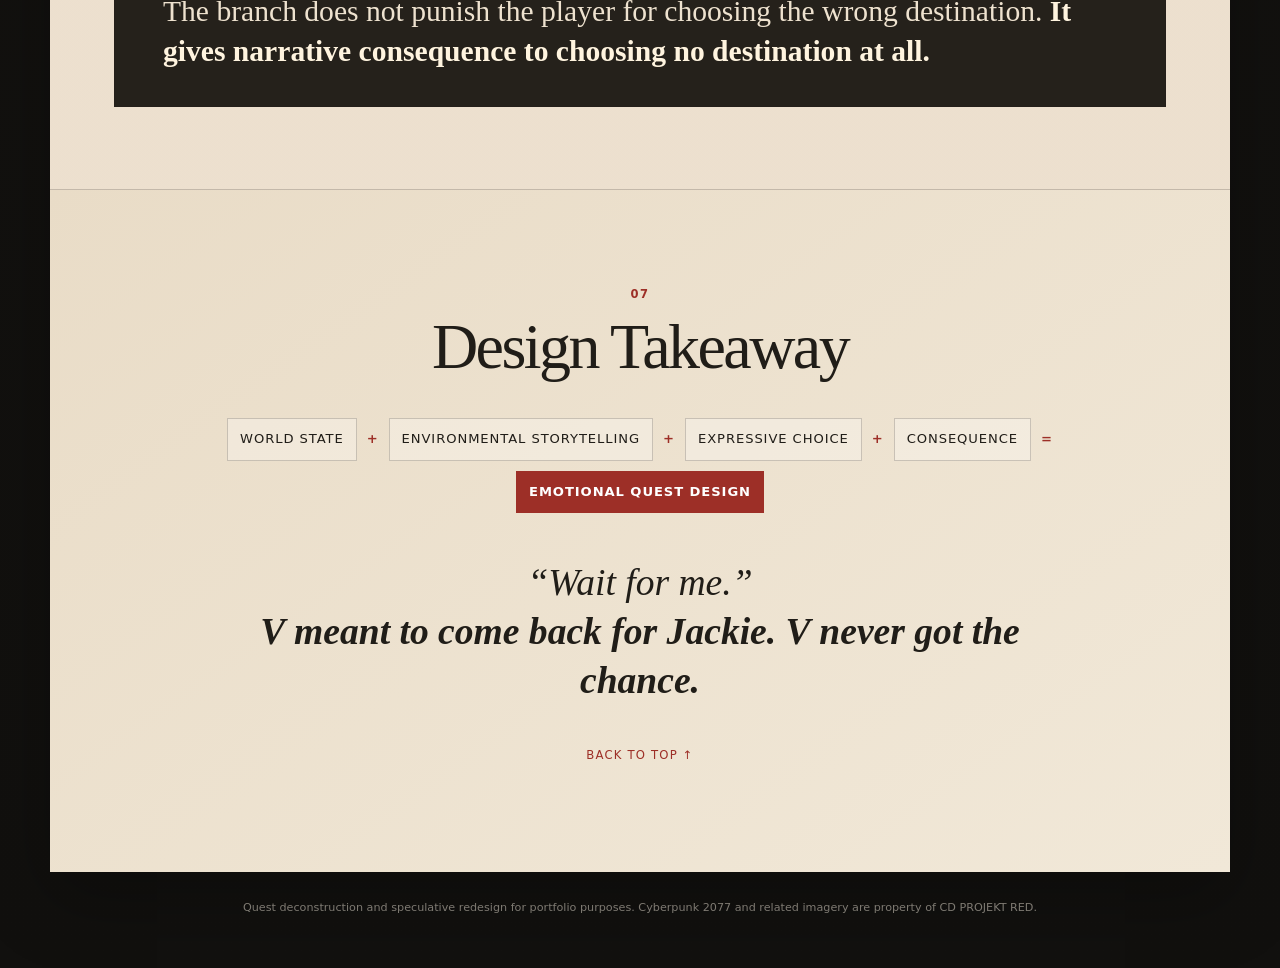
<file: case-studies/heroes/index.html>
<!doctype html>
<html lang="en">
<head>
  <meta charset="utf-8" />
  <meta name="viewport" content="width=device-width, initial-scale=1" />
  <meta name="description" content="A visual quest deconstruction of Cyberpunk 2077: Heroes: structure, environmental storytelling, player agency, pacing and a third-branch design exploration." />
  <title>Heroes | Quest Deconstruction | Niklas Möller</title>
  <link rel="stylesheet" href="styles.css" />
  <script defer src="script.js"></script>
</head>
<body>
  <header class="site-header">
    <a class="back-link" href="../../index.html">← Back to Portfolio</a>
    <span class="eyebrow">Quest Design Case Study</span>
  </header>

  <main>
    <!-- HERO -->
    <section class="hero section-shell reveal" id="top">
      <div class="hero-copy">
        <p class="kicker">Cyberpunk 2077</p>
        <h1>Heroes</h1>
        <p class="hero-subtitle">Quest Deconstruction</p>
        <p class="hero-lede">How a quiet side quest uses inherited states, environmental storytelling and expressive choice to make grief playable.</p>
        <div class="tag-row">
          <span>Quest Structure</span>
          <span>Player Agency</span>
          <span>Pacing</span>
          <span>Redesign</span>
        </div>
      </div>

      <figure class="media-frame hero-media" data-fallback="Add assets/images/heroes-hero.jpg">
        <img src="assets/images/heroes-hero.jpg" alt="Cyberpunk 2077 Heroes quest" />
      </figure>
    </section>

    <!-- AT A GLANCE -->
    <section class="quick-overview section-shell reveal">
      <div>
        <p class="section-number">01</p>
        <h2>At a Glance</h2>
      </div>
      <div class="overview-grid">
        <div><span>Type</span><strong>Character-driven Side Job</strong></div>
        <div><span>Core Experience</span><strong>Grief &amp; remembrance</strong></div>
        <div><span>Primary Tools</span><strong>Dialogue, exploration, world states</strong></div>
        <div><span>Design Focus</span><strong>Meaning without combat</strong></div>
      </div>
    </section>

    <!-- STRUCTURE -->
    <section class="section-shell reveal" id="structure">
      <div class="section-heading">
        <p class="section-number">02</p>
        <div>
          <h2>Quest Structure</h2>
          <p>The quest’s largest structural branch is inherited from <em>The Heist</em>, giving an earlier decision consequences beyond its original scene.</p>
        </div>
      </div>

      <figure class="media-frame flowchart-frame" data-fallback="Add assets/images/heroes-quest-flow.svg">
        <button type="button" class="diagram-open flowchart-open" data-diagram-title="Heroes quest structure" aria-label="Enlarge Heroes quest structure" aria-haspopup="dialog">
          <img src="assets/images/heroes-quest-flow.svg" alt="Heroes quest structure flowchart" />
          <span class="diagram-enlarge-hint" aria-hidden="true">↗ Tap to enlarge</span>
        </button>
      </figure>

      <aside class="callout">
        <span class="callout-label">Key Observation</span>
        <p><strong>The strongest branch is not created inside Heroes.</strong> The quest reads an earlier world state and changes the content available to the player.</p>
      </aside>
    </section>

    <!-- STORYTELLING -->
    <section class="section-shell reveal" id="storytelling">
      <div class="section-heading">
        <p class="section-number">03</p>
        <div>
          <h2>Who Jackie Was</h2>
          <p>The garage lets the player discover Jackie through his belongings, his personal space and Misty’s memories. Instead of explaining him in one dialogue, the quest lets the player piece him together.</p>
        </div>
      </div>

      <div class="story-grid">
        <figure class="media-frame story-image" data-fallback="Add assets/images/heroes-garage.jpg">
          <img src="assets/images/heroes-garage.jpg" alt="Jackie's garage" />
        </figure>

        <div class="story-notes">
          <article><strong>Belongings</strong><p>Personal objects reveal parts of Jackie’s history through exploration rather than exposition.</p></article>
          <article><strong>Personal Space</strong><p>The garage gives Jackie a life beyond the scenes in which V knew him.</p></article>
          <article><strong>Shared Memories</strong><p>Misty adds context to what the player finds and turns objects into memories of a person.</p></article>
        </div>
      </div>

      <figure class="media-frame wide-caption-media" data-fallback="Add assets/images/heroes-misty.jpg">
        <img src="assets/images/heroes-misty.jpg" alt="Misty during Heroes" />
        <figcaption><span>Design Pattern</span><strong>Object → Personal detail → Character context → Emotional meaning</strong></figcaption>
      </figure>
    </section>

    <!-- CHOICE -->
    <section class="section-shell reveal" id="choice">
      <div class="section-heading">
        <p class="section-number">04</p>
        <div>
          <h2>Player Agency</h2>
          <p><strong>Not every meaningful choice needs a different ending.</strong> Heroes mixes structural, expressive and social agency.</p>
        </div>
      </div>

      <div class="choice-with-image">
        <figure class="media-frame choice-media" data-fallback="Add assets/images/heroes-offering.jpg">
          <img src="assets/images/heroes-offering.jpg" alt="Choosing Jackie's ofrenda offering" />
        </figure>

        <div class="choice-grid">
          <article class="choice-card"><span class="choice-type">Structural</span><h3>Destination</h3><p>Changes which version of the quest becomes available.</p></article>
          <article class="choice-card"><span class="choice-type">Expressive</span><h3>Offering</h3><p>Lets the player decide what part of Jackie they want to remember.</p></article>
          <article class="choice-card"><span class="choice-type">Social</span><h3>Misty</h3><p>Changes emotional context without requiring another full branch.</p></article>
        </div>
      </div>
    </section>

    <!-- PACING -->
    <section class="section-shell reveal" id="pacing">
      <div class="section-heading">
        <p class="section-number">05</p>
        <div>
          <h2>Pacing &amp; Payoff</h2>
          <p>After the intensity of <em>The Heist</em>, Heroes deliberately removes pressure and gives the player room to process what happened.</p>
        </div>
      </div>

      <div class="pacing-visual pacing-graph-wrap">
        <div class="graph-intro">
          <p><strong>What this graph tracks:</strong> qualitative intensity on a 0 to 10 scale. Narrative intensity measures emotional stakes, revelations and dramatic pressure. Gameplay intensity measures mechanical pressure, danger and player load.</p>
        </div>

        <div class="legend-grid" aria-label="Graph legend">
          <span class="legend-item"><i class="legend-line line-heist-narrative"></i>The Heist · Narrative</span>
          <span class="legend-item"><i class="legend-line line-heist-gameplay"></i>The Heist · Gameplay</span>
          <span class="legend-item"><i class="legend-line line-heroes-narrative"></i>Heroes · Narrative</span>
          <span class="legend-item"><i class="legend-line line-heroes-gameplay"></i>Heroes · Gameplay</span>
        </div>

        <button type="button" class="diagram-open pacing-graph-open" data-diagram-title="Pacing: The Heist &amp; Heroes" aria-label="Enlarge the pacing graph" aria-haspopup="dialog">
        <svg class="pacing-graph" viewBox="0 0 940 500" role="img" aria-label="Combined pacing graph comparing narrative and gameplay intensity for The Heist and Heroes on a scale from 0 to 10">
          <rect x="0" y="0" width="940" height="500" fill="transparent" />

          <text x="46" y="56" class="tick-label">10</text>
          <text x="53" y="92" class="tick-label">9</text>
          <text x="53" y="128" class="tick-label">8</text>
          <text x="53" y="164" class="tick-label">7</text>
          <text x="53" y="200" class="tick-label">6</text>
          <text x="53" y="236" class="tick-label">5</text>
          <text x="53" y="272" class="tick-label">4</text>
          <text x="53" y="308" class="tick-label">3</text>
          <text x="53" y="344" class="tick-label">2</text>
          <text x="53" y="380" class="tick-label">1</text>
          <text x="53" y="416" class="tick-label">0</text>

          <line x1="82" y1="50" x2="82" y2="410" class="axis-line" />
          <line x1="82" y1="410" x2="888" y2="410" class="axis-line" />

          <line x1="82" y1="50" x2="888" y2="50" class="grid-line" />
          <line x1="82" y1="86" x2="888" y2="86" class="grid-line" />
          <line x1="82" y1="122" x2="888" y2="122" class="grid-line" />
          <line x1="82" y1="158" x2="888" y2="158" class="grid-line" />
          <line x1="82" y1="194" x2="888" y2="194" class="grid-line" />
          <line x1="82" y1="230" x2="888" y2="230" class="grid-line" />
          <line x1="82" y1="266" x2="888" y2="266" class="grid-line" />
          <line x1="82" y1="302" x2="888" y2="302" class="grid-line" />
          <line x1="82" y1="338" x2="888" y2="338" class="grid-line" />
          <line x1="82" y1="374" x2="888" y2="374" class="grid-line" />
          <line x1="82" y1="410" x2="888" y2="410" class="grid-line" />

          <line x1="150" y1="50" x2="150" y2="410" class="beat-line" />
          <line x1="286" y1="50" x2="286" y2="410" class="beat-line" />
          <line x1="422" y1="50" x2="422" y2="410" class="beat-line" />
          <line x1="558" y1="50" x2="558" y2="410" class="beat-line" />
          <line x1="694" y1="50" x2="694" y2="410" class="beat-line" />
          <line x1="830" y1="50" x2="830" y2="410" class="beat-line" />

          <polyline points="150,302 286,230 422,86 558,86 694,50 830,158" class="graph-line heist-narrative" />
          <polyline points="150,338 286,266 422,338 558,50 694,302 830,374" class="graph-line heist-gameplay" />
          <polyline points="150,194 286,158 422,158 558,122 694,86 830,194" class="graph-line heroes-narrative" />
          <polyline points="150,374 286,374 422,338 558,374 694,374 830,374" class="graph-line heroes-gameplay" />

          <circle cx="150" cy="302" r="5" class="point heist-narrative-point" /><circle cx="286" cy="230" r="5" class="point heist-narrative-point" /><circle cx="422" cy="86" r="5" class="point heist-narrative-point" /><circle cx="558" cy="86" r="5" class="point heist-narrative-point" /><circle cx="694" cy="50" r="5" class="point heist-narrative-point" /><circle cx="830" cy="158" r="5" class="point heist-narrative-point" />
          <circle cx="150" cy="338" r="5" class="point heist-gameplay-point" /><circle cx="286" cy="266" r="5" class="point heist-gameplay-point" /><circle cx="422" cy="338" r="5" class="point heist-gameplay-point" /><circle cx="558" cy="50" r="5" class="point heist-gameplay-point" /><circle cx="694" cy="302" r="5" class="point heist-gameplay-point" /><circle cx="830" cy="374" r="5" class="point heist-gameplay-point" />
          <circle cx="150" cy="194" r="5" class="point heroes-narrative-point" /><circle cx="286" cy="158" r="5" class="point heroes-narrative-point" /><circle cx="422" cy="158" r="5" class="point heroes-narrative-point" /><circle cx="558" cy="122" r="5" class="point heroes-narrative-point" /><circle cx="694" cy="86" r="5" class="point heroes-narrative-point" /><circle cx="830" cy="194" r="5" class="point heroes-narrative-point" />
          <circle cx="150" cy="374" r="5" class="point heroes-gameplay-point" /><circle cx="286" cy="374" r="5" class="point heroes-gameplay-point" /><circle cx="422" cy="338" r="5" class="point heroes-gameplay-point" /><circle cx="558" cy="374" r="5" class="point heroes-gameplay-point" /><circle cx="694" cy="374" r="5" class="point heroes-gameplay-point" /><circle cx="830" cy="374" r="5" class="point heroes-gameplay-point" />

          <text x="150" y="290" text-anchor="middle" class="value-label">3</text>
          <text x="286" y="218" text-anchor="middle" class="value-label">5</text>
          <text x="422" y="74" text-anchor="middle" class="value-label">9</text>
          <text x="558" y="74" text-anchor="middle" class="value-label">9</text>
          <text x="694" y="38" text-anchor="middle" class="value-label">10</text>
          <text x="830" y="146" text-anchor="middle" class="value-label">7</text>

          <text x="150" y="355" text-anchor="middle" class="value-label subtle">2</text>
          <text x="286" y="254" text-anchor="middle" class="value-label subtle">4</text>
          <text x="422" y="326" text-anchor="middle" class="value-label subtle">2</text>
          <text x="558" y="38" text-anchor="middle" class="value-label subtle">10</text>
          <text x="694" y="290" text-anchor="middle" class="value-label subtle">3</text>
          <text x="830" y="362" text-anchor="middle" class="value-label subtle">1</text>

          <text x="150" y="182" text-anchor="middle" class="value-label gold">6</text>
          <text x="286" y="146" text-anchor="middle" class="value-label gold">7</text>
          <text x="422" y="146" text-anchor="middle" class="value-label gold">7</text>
          <text x="558" y="110" text-anchor="middle" class="value-label gold">8</text>
          <text x="694" y="74" text-anchor="middle" class="value-label gold">9</text>
          <text x="830" y="182" text-anchor="middle" class="value-label gold">6</text>

          <text x="150" y="393" text-anchor="middle" class="value-label gold-subtle">1</text>
          <text x="286" y="393" text-anchor="middle" class="value-label gold-subtle">1</text>
          <text x="422" y="326" text-anchor="middle" class="value-label gold-subtle">2</text>
          <text x="558" y="393" text-anchor="middle" class="value-label gold-subtle">1</text>
          <text x="694" y="393" text-anchor="middle" class="value-label gold-subtle">1</text>
          <text x="830" y="393" text-anchor="middle" class="value-label gold-subtle">1</text>

          <text x="150" y="438" text-anchor="middle" class="axis-label">Setup</text>
          <text x="286" y="438" text-anchor="middle" class="axis-label">Infiltration</text>
          <text x="422" y="438" text-anchor="middle" class="axis-label">Saburo</text>
          <text x="558" y="438" text-anchor="middle" class="axis-label">Escape</text>
          <text x="694" y="438" text-anchor="middle" class="axis-label">Jackie</text>
          <text x="830" y="438" text-anchor="middle" class="axis-label">Dex</text>

          <text x="150" y="470" text-anchor="middle" class="axis-label secondary-row">Contact</text>
          <text x="286" y="470" text-anchor="middle" class="axis-label secondary-row">Misty</text>
          <text x="422" y="470" text-anchor="middle" class="axis-label secondary-row">Garage</text>
          <text x="558" y="470" text-anchor="middle" class="axis-label secondary-row">Offering</text>
          <text x="694" y="470" text-anchor="middle" class="axis-label secondary-row">Ofrenda</text>
          <text x="830" y="470" text-anchor="middle" class="axis-label secondary-row">Reflection</text>

          <text x="86" y="438" class="row-label">The Heist</text>
          <text x="86" y="470" class="row-label secondary-row">Heroes</text>
        </svg>
          <span class="diagram-enlarge-hint" aria-hidden="true">↗ Tap to enlarge</span>
        </button>
      </div>
      <figure class="media-frame payoff-media" data-fallback="Add assets/images/heroes-ofrenda.jpg">
        <img src="assets/images/heroes-ofrenda.jpg" alt="Jackie's ofrenda" />
        <figcaption><span>Emotional Payoff</span><strong>The quest turns private exploration into communal remembrance.</strong></figcaption>
      </figure>
    </section>

    <!-- REDESIGN -->
    <section class="section-shell redesign-section reveal" id="redesign">
      <div class="section-heading redesign-heading">
        <p class="section-number">06</p>
        <div>
          <p class="kicker">Design Exploration</p>
          <h2>Turning Inaction Into Consequence</h2>
          <p>The Heist presents three responses for Jackie’s body, but “Nowhere. Wait for me here.” ultimately collapses into the family route. I would turn that apparent choice into a genuine third branch.</p>
        </div>
      </div>

      <div class="redesign-question">
        <span>Design Question</span>
        <strong>What if postponing the decision became a meaningful decision in itself?</strong>
      </div>

      <figure class="media-frame flowchart-frame compact-flowchart" data-fallback="Create in yEd: assets/images/heroes-choice-collapse.svg">
        <button type="button" class="diagram-open flowchart-open" data-diagram-title="Original quest choices" aria-label="Enlarge Original quest choices" aria-haspopup="dialog">
          <img src="assets/images/heroes-choice-collapse.svg" alt="Original three choices collapsing into two quest outcomes" />
          <span class="diagram-enlarge-hint" aria-hidden="true">↗ Tap to enlarge</span>
        </button>
      </figure>

      <div class="branch-principles">
        <article><span>Family</span><strong>V acts.</strong><p>Jackie returns to his community.</p></article>
        <article><span>Viktor</span><strong>V delegates.</strong><p>A larger system takes control.</p></article>
        <article class="highlight"><span>Nowhere</span><strong>V postpones.</strong><p>V intends to come back. V never gets the chance.</p></article>
      </div>

      <figure class="media-frame flowchart-frame redesign-flowchart" data-fallback="Create in yEd: assets/images/heroes-nowhere-branch.svg">
        <button type="button" class="diagram-open flowchart-open" data-diagram-title="Proposed Nowhere branch" aria-label="Enlarge Proposed Nowhere branch" aria-haspopup="dialog">
          <img src="assets/images/heroes-nowhere-branch.svg" alt="Proposed Nowhere branch for Heroes" />
          <span class="diagram-enlarge-hint" aria-hidden="true">↗ Tap to enlarge</span>
        </button>
      </figure>

      <div class="beat-grid">
        <article>
          <span class="beat-number">01</span>
          <h3>Immediate Consequence</h3>
          <p>Mama Welles calls V, not to invite them to an Ofrenda, but to ask where her son is.</p>
          <blockquote>“You knew where his home was.”</blockquote>
        </article>
        <article>
          <span class="beat-number">02</span>
          <h3>Delayed Payoff</h3>
          <p>During <em>Don't Lose Your Mind</em>, an optional Delamain cab reveals dried blood and a service record: <strong>Konpeki Plaza. Destination: None.</strong></p>
        </article>
        <article>
          <span class="beat-number">03</span>
          <h3>Resolution</h3>
          <p>V can recover one recognizable item and return it to Mama Welles. There is no replacement Ofrenda. What remains is a smaller, personal act of responsibility.</p>
        </article>
      </div>

      <div class="production-strip">
        <span>Production-aware scope</span>
        <div><strong>Existing location</strong><small>Delamain HQ</small></div>
        <div><strong>Existing character</strong><small>Mama Welles</small></div>
        <div><strong>New content</strong><small>Quest states, VO, prop + terminal entry</small></div>
      </div>

      <blockquote class="redesign-statement">
        <span>Core Design Statement</span>
        The branch does not punish the player for choosing the wrong destination. <strong>It gives narrative consequence to choosing no destination at all.</strong>
      </blockquote>
    </section>

    <!-- TAKEAWAY -->
    <section class="takeaway reveal" id="takeaway">
      <p class="section-number">07</p>
      <h2>Design Takeaway</h2>
      <div class="equation">
        <span>World State</span><b>+</b><span>Environmental Storytelling</span><b>+</b><span>Expressive Choice</span><b>+</b><span>Consequence</span><b>=</b><strong>Emotional Quest Design</strong>
      </div>
      <blockquote>
        “Wait for me.”<br />
        <strong>V meant to come back for Jackie. V never got the chance.</strong>
      </blockquote>
      <a class="back-to-top" href="#top">Back to top ↑</a>
    </section>
  </main>

  <footer>
    <p>Quest deconstruction and speculative redesign for portfolio purposes. Cyberpunk 2077 and related imagery are property of CD PROJEKT RED.</p>
  </footer>
  <!-- Reuses the actual SVG/image, enlarged in-page without changing the URL. -->
  <dialog id="diagramModal" class="diagram-modal" aria-labelledby="diagramModalTitle">
    <div class="diagram-modal-panel">
      <div class="diagram-modal-toolbar">
        <h2 id="diagramModalTitle">Diagram</h2>
        <div class="diagram-modal-controls">
          <button type="button" id="diagramZoomOut" aria-label="Zoom out">−</button>
          <button type="button" id="diagramZoomIn" aria-label="Zoom in">+</button>
          <button type="button" id="diagramModalClose" class="diagram-modal-close" aria-label="Close enlarged diagram">✕</button>
        </div>
      </div>
      <div id="diagramModalViewport" class="diagram-modal-viewport" tabindex="0" aria-label="Enlarged diagram; swipe sideways to explore">
        <div id="diagramModalCanvas" class="diagram-modal-canvas"></div>
      </div>
      <p class="diagram-modal-help">Swipe to explore the full diagram. Use + and − to change its size.</p>
    </div>
  </dialog>
</body>
</html>
</file>
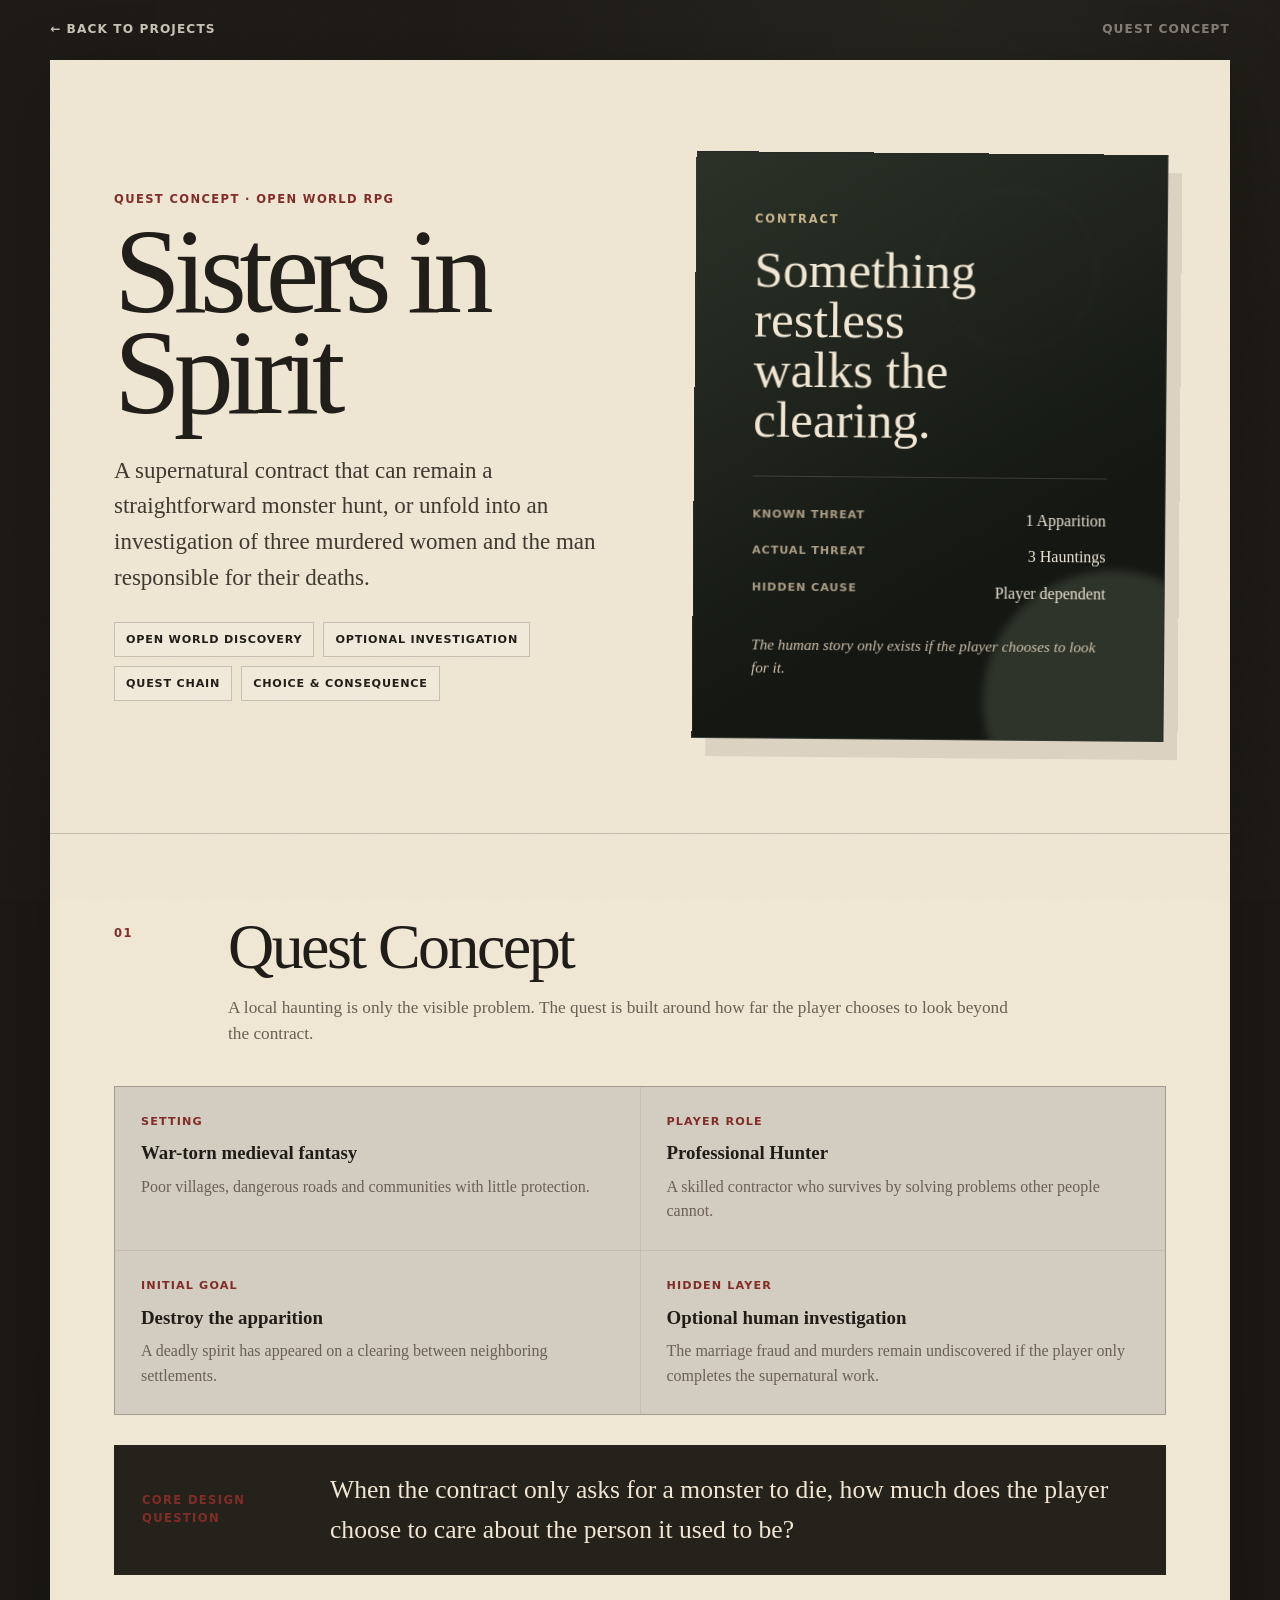
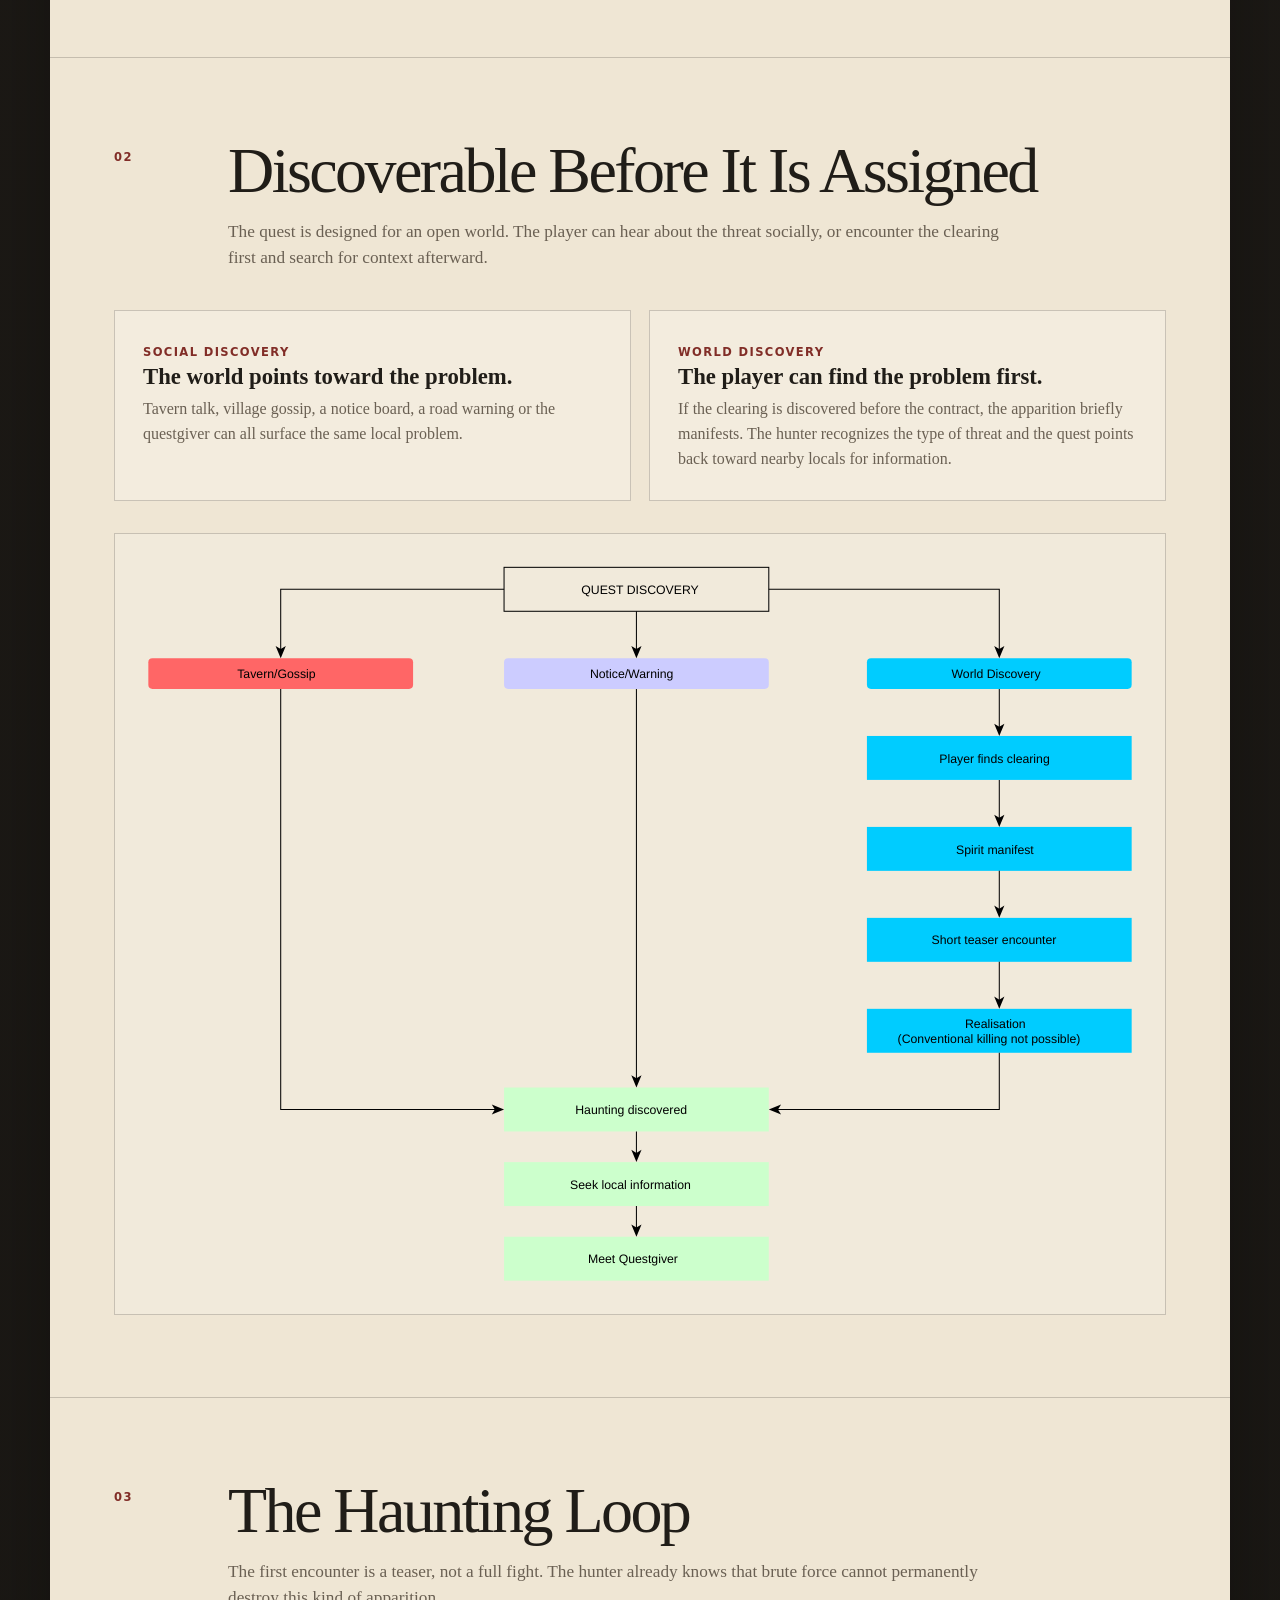
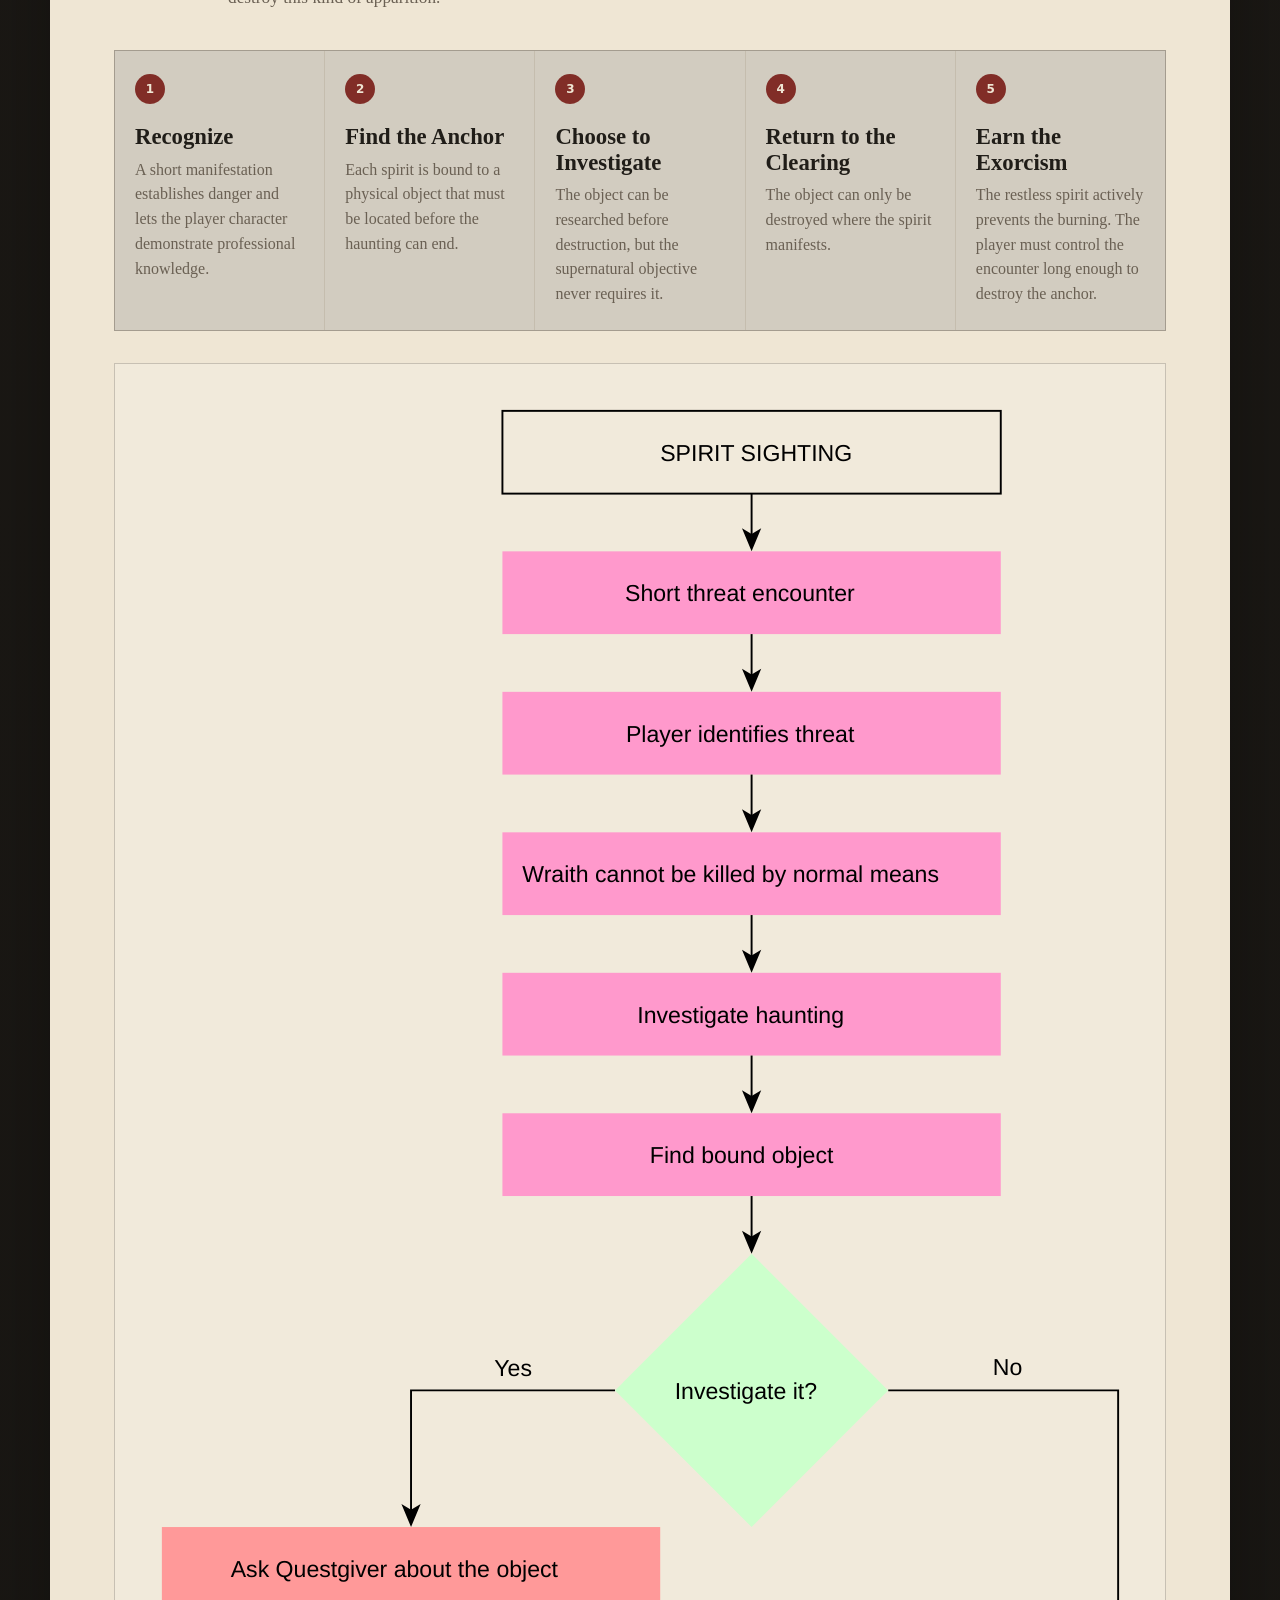
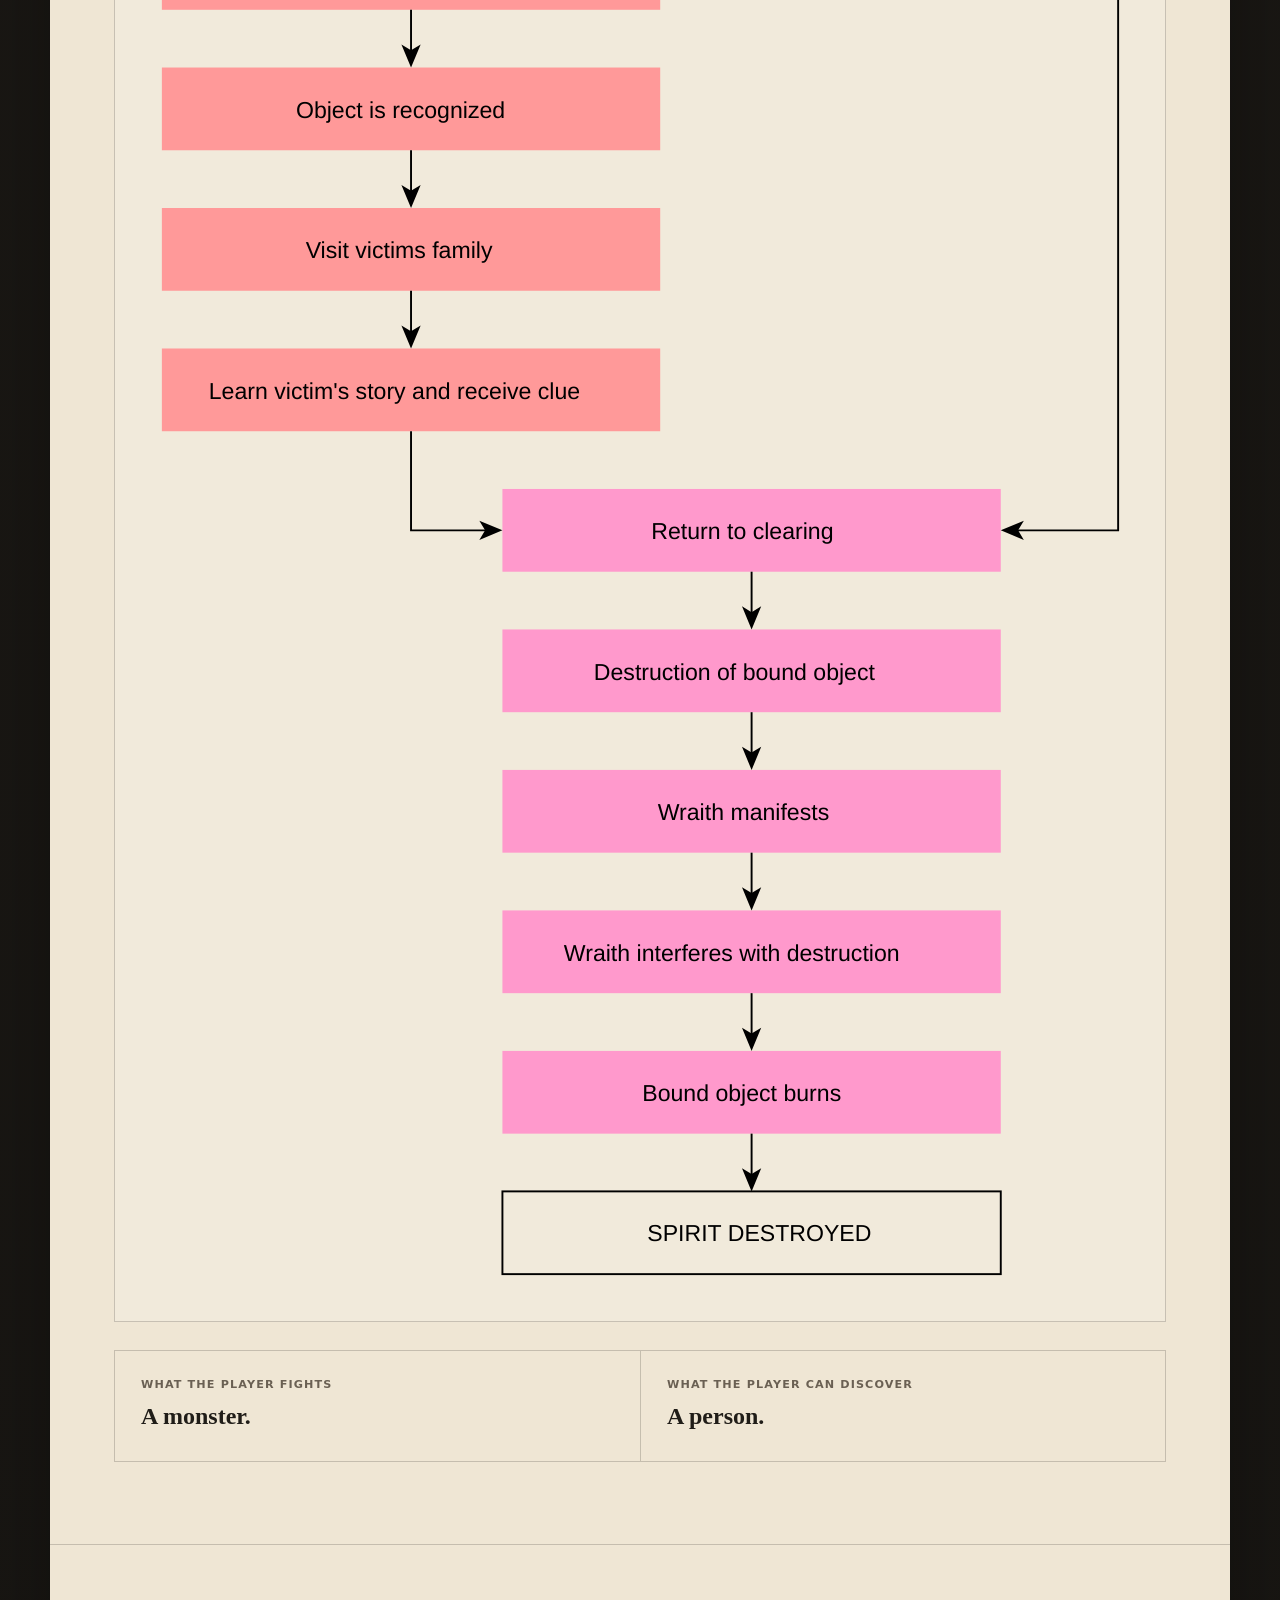
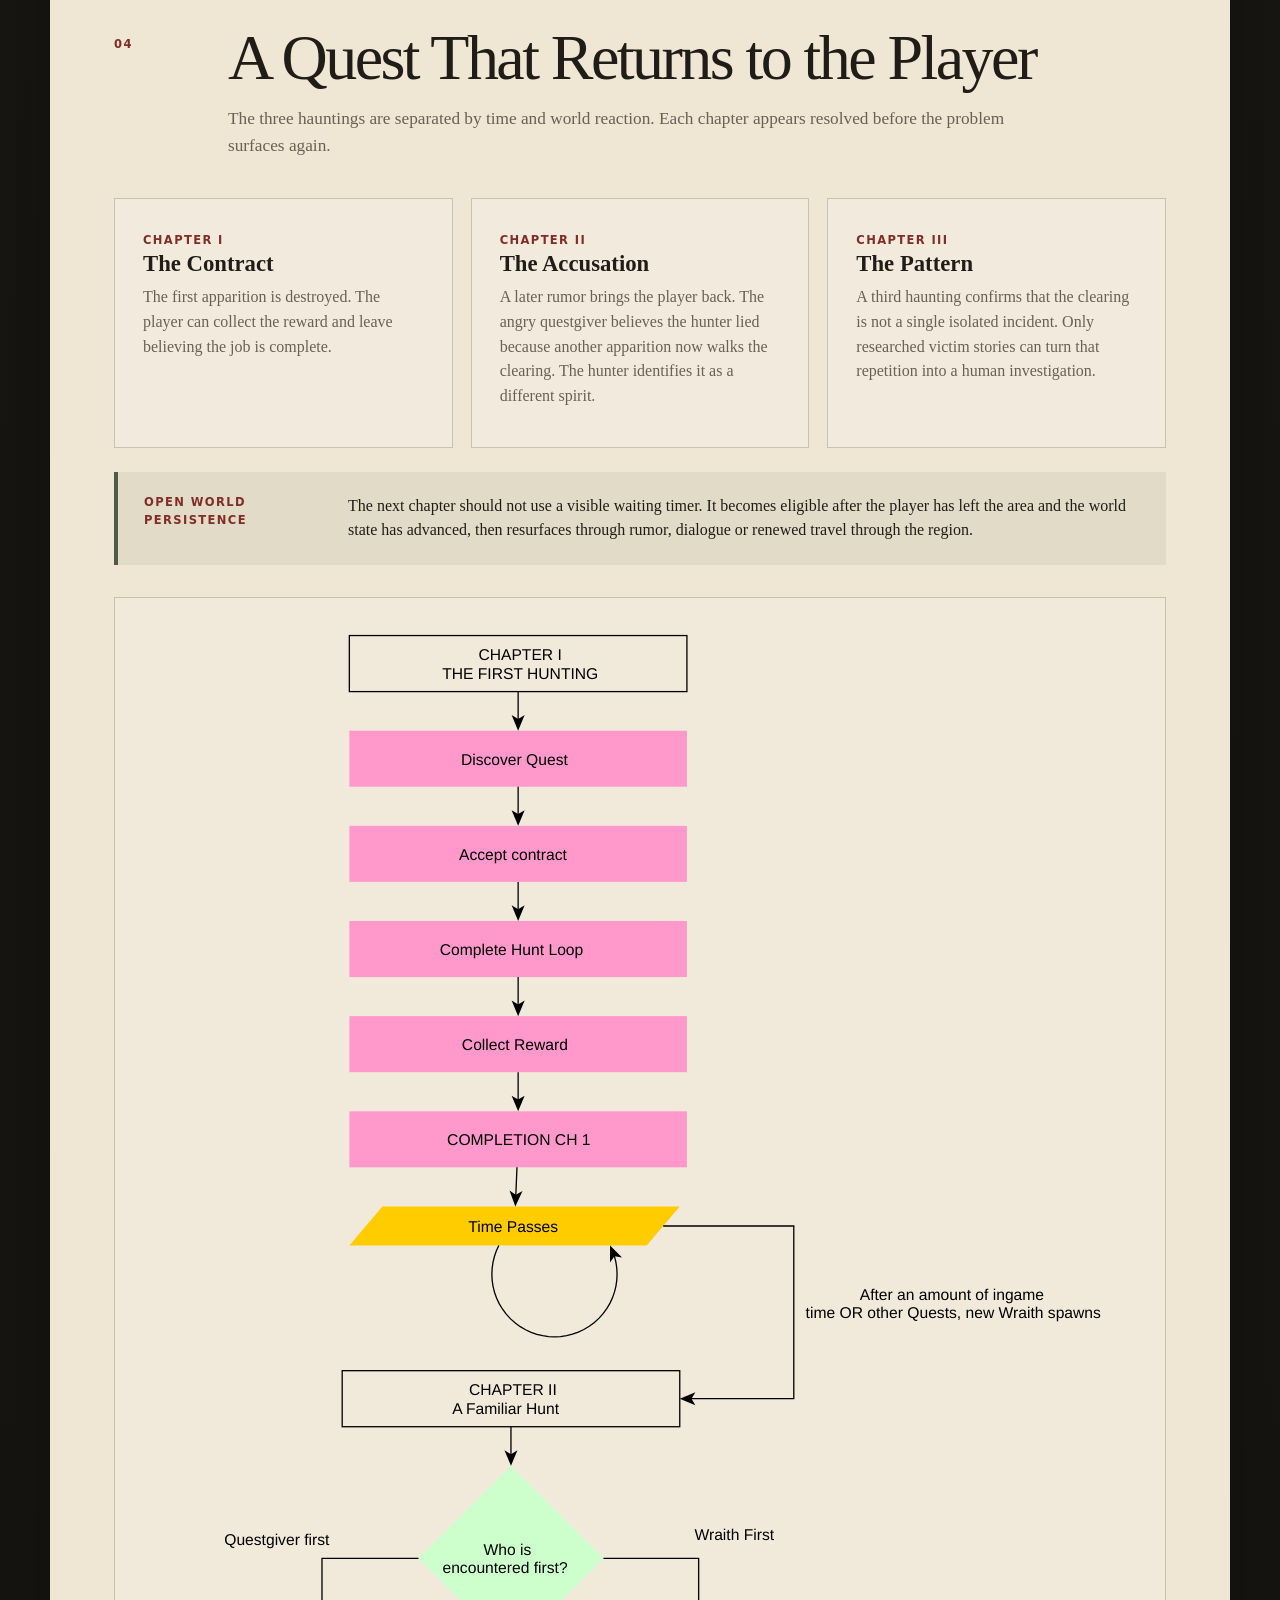
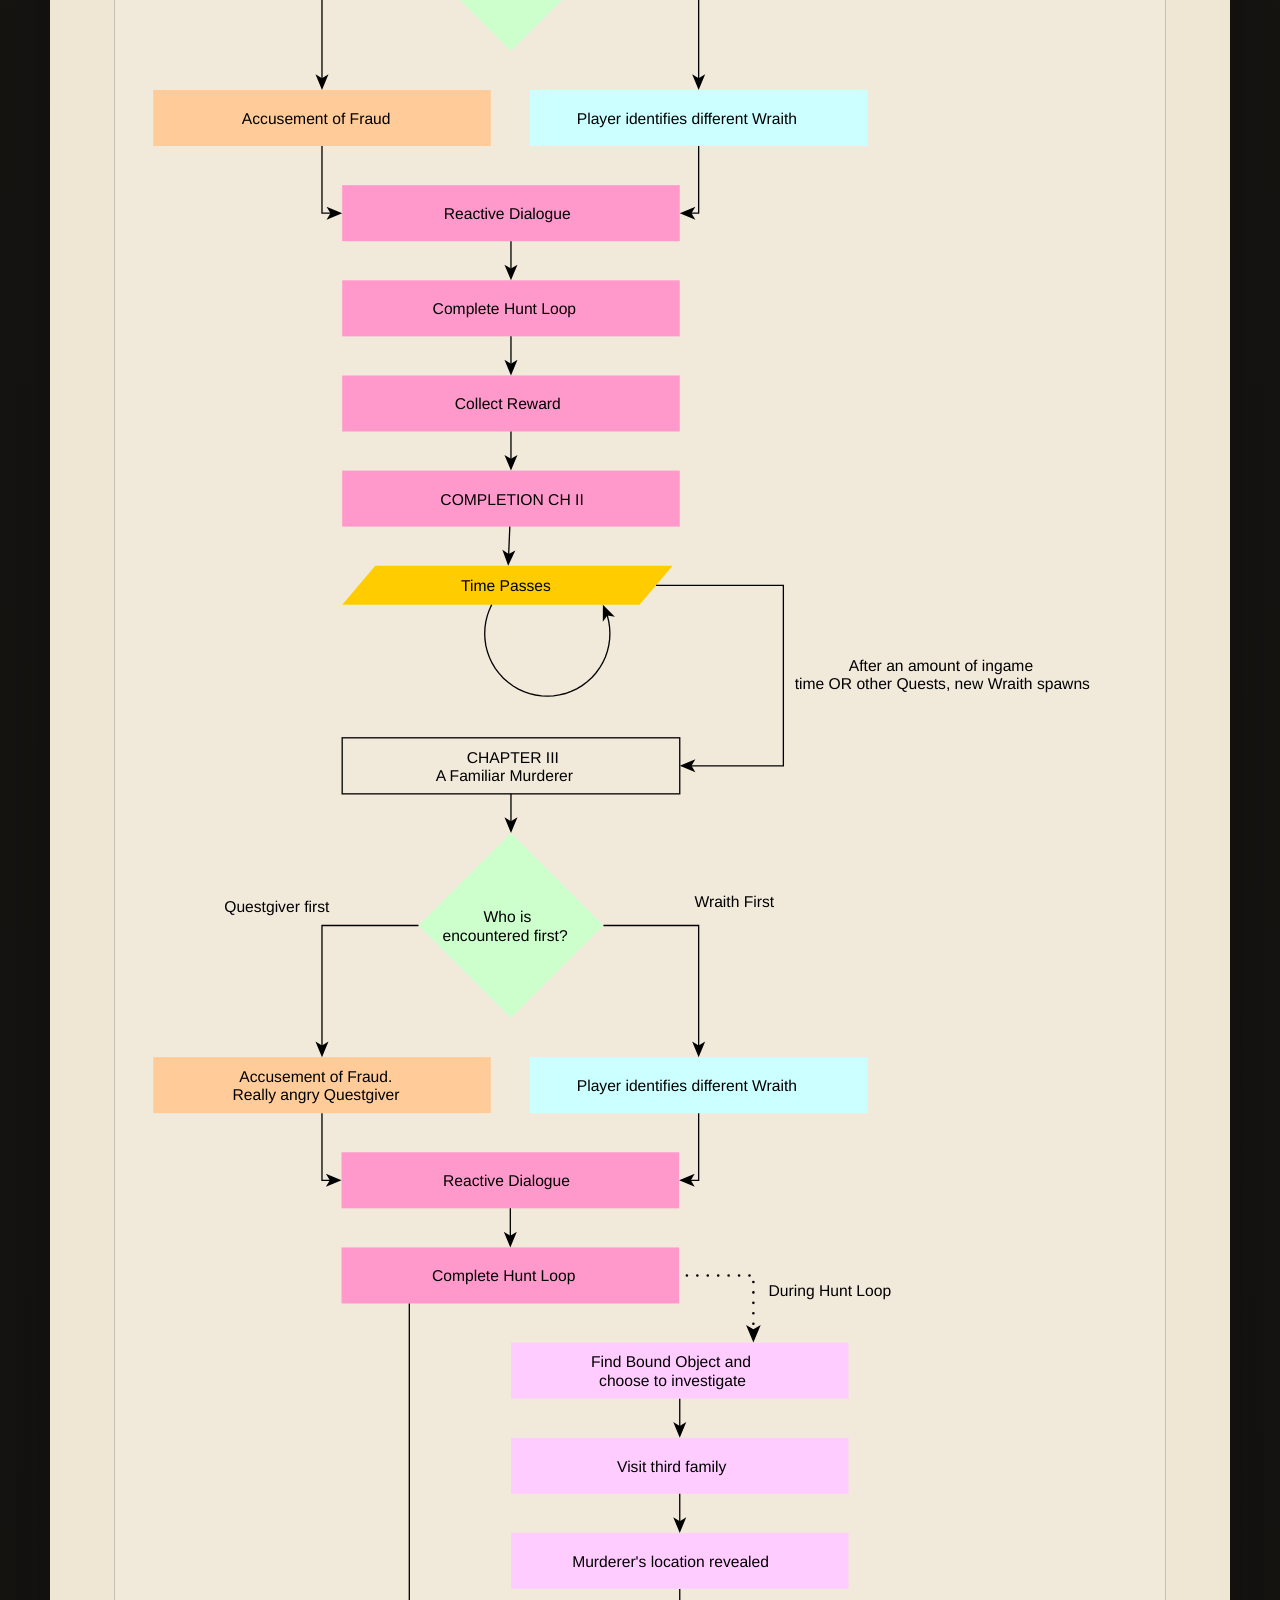
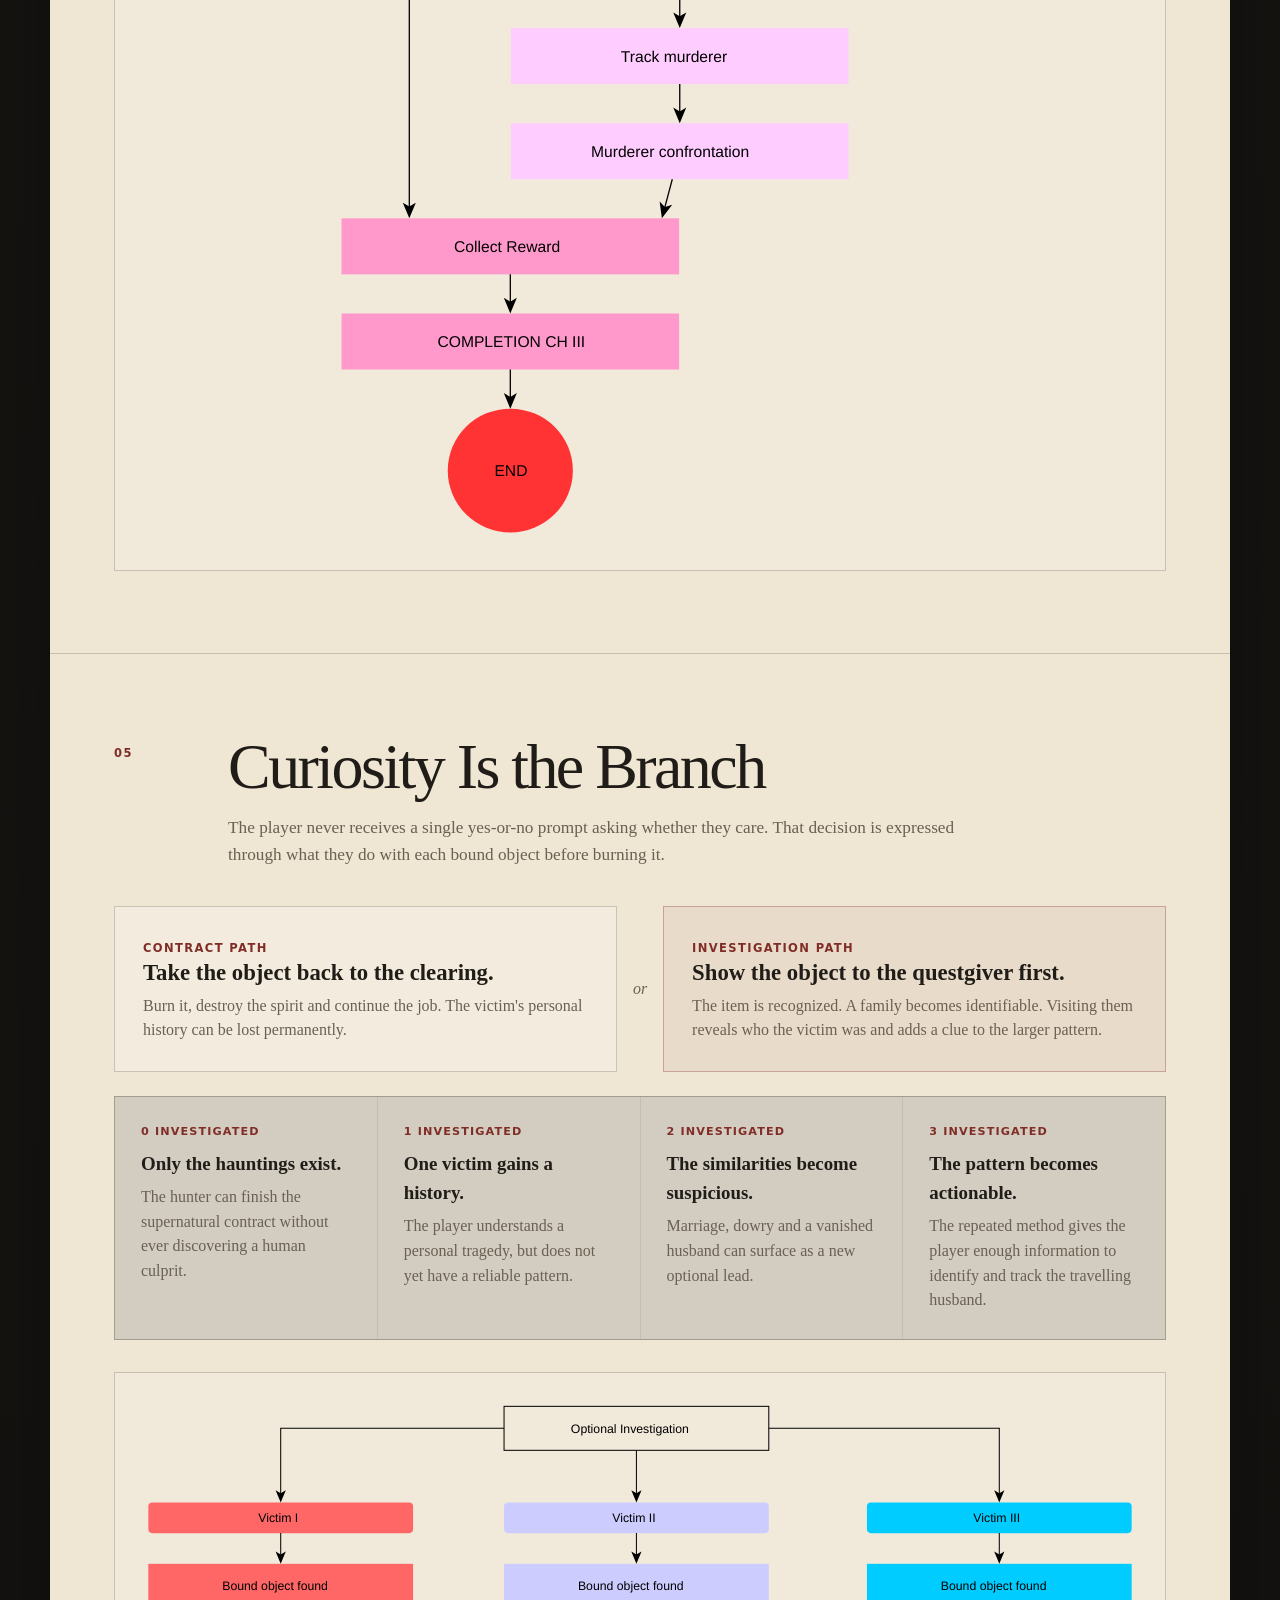
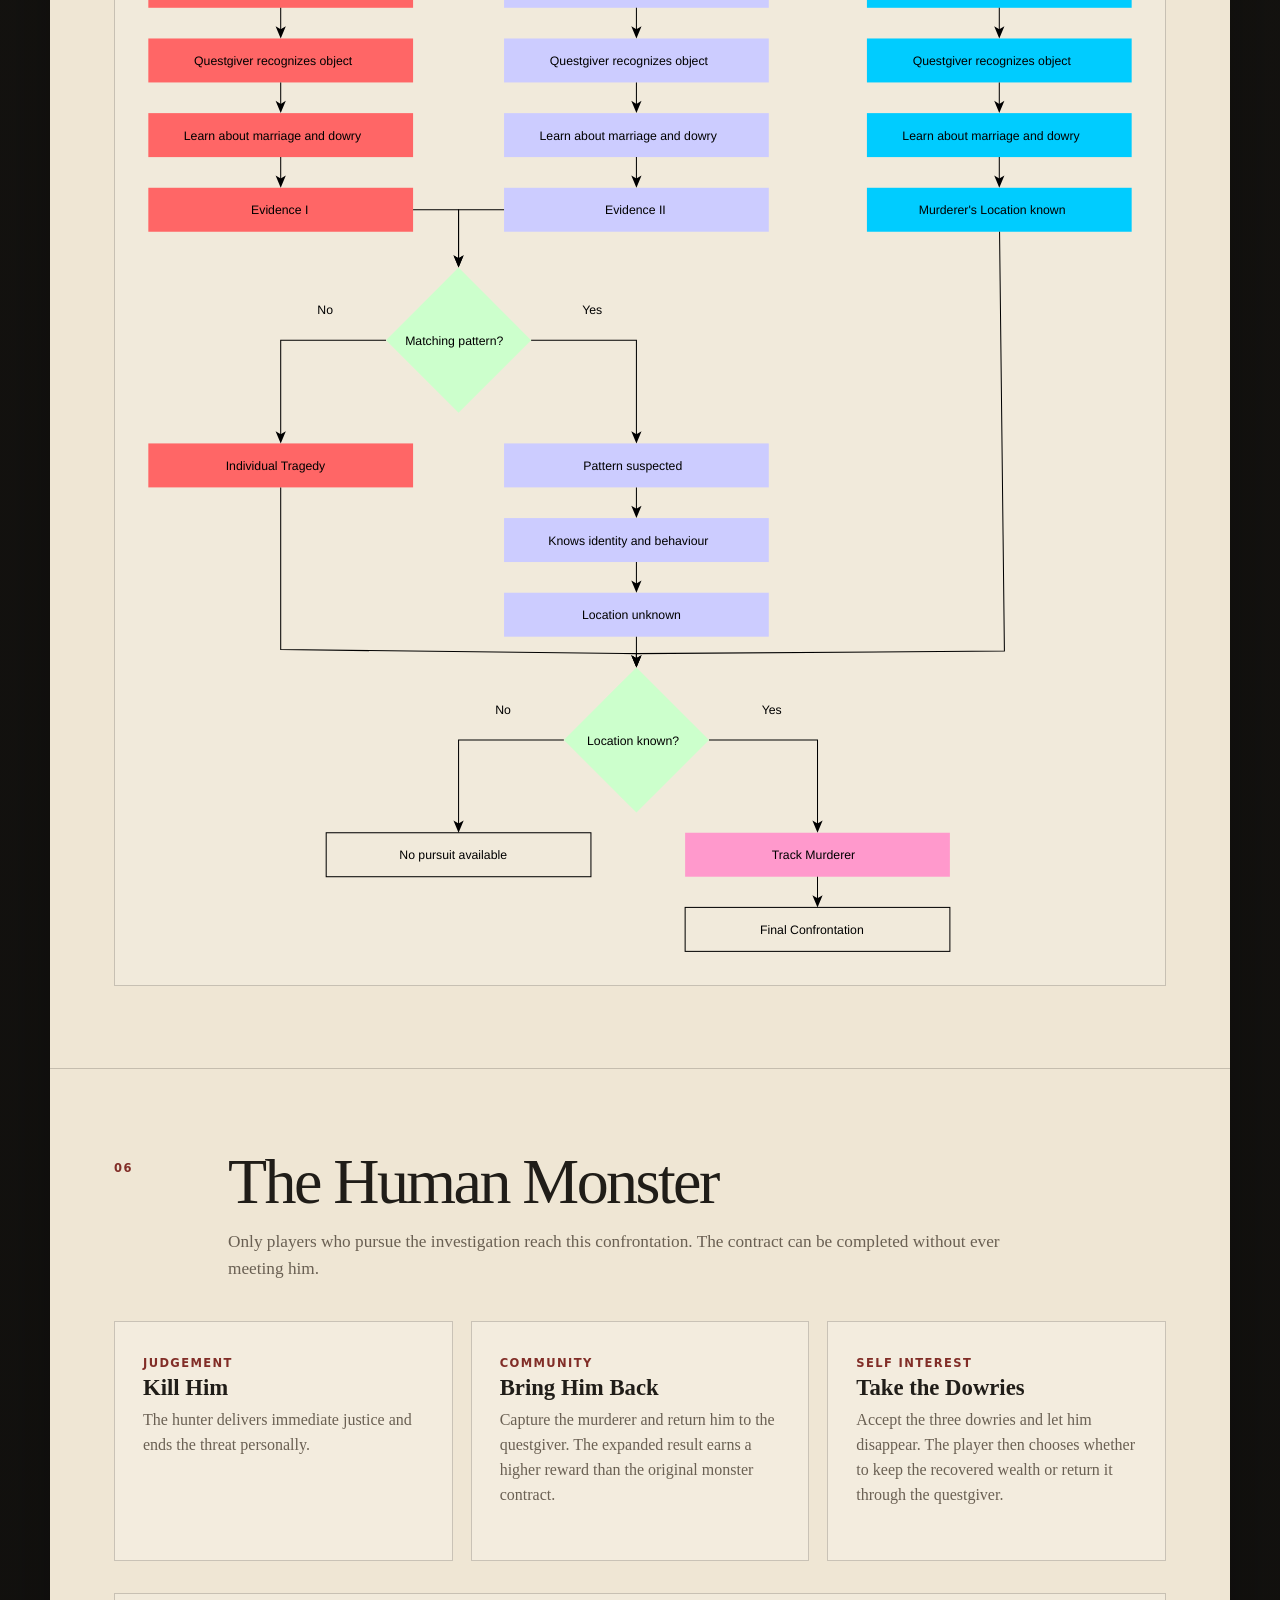
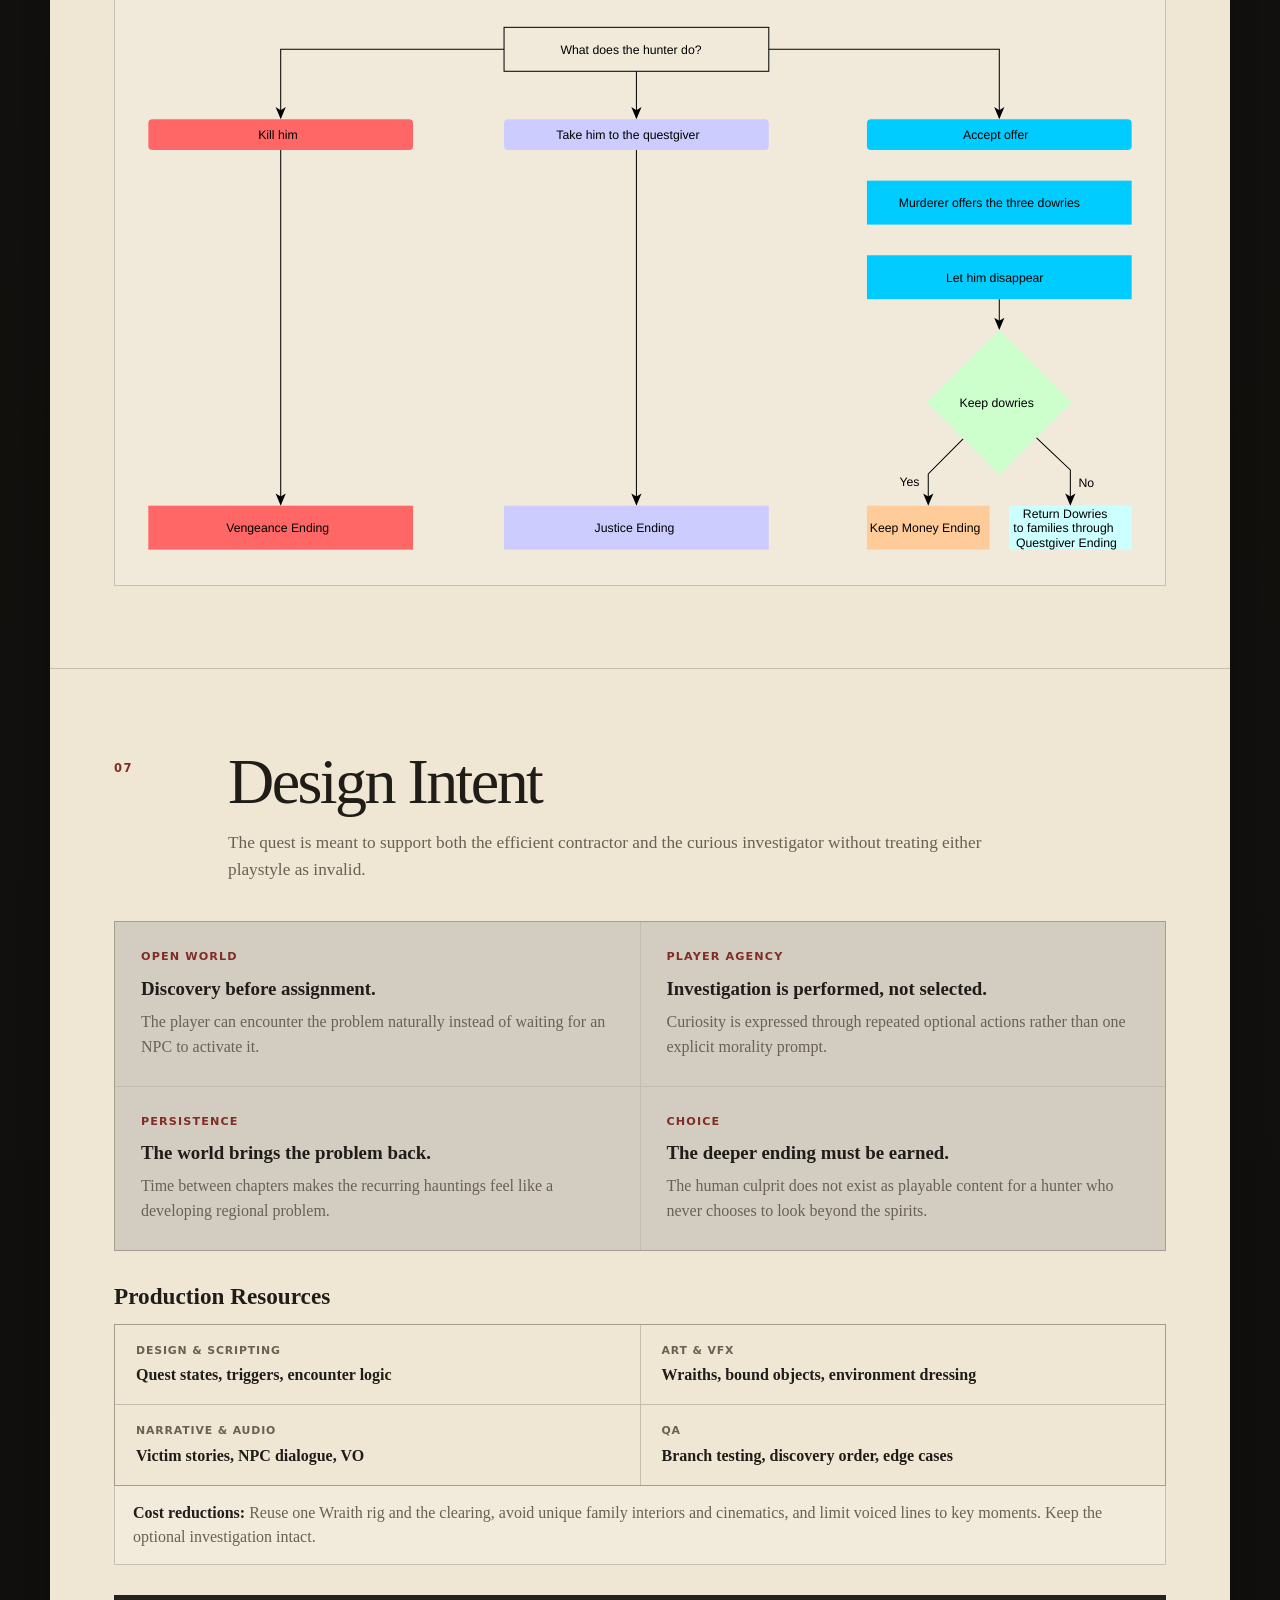
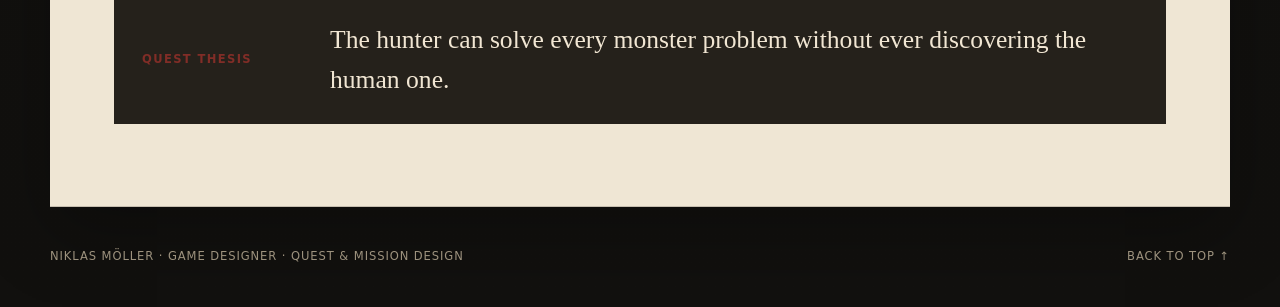
<file: case-studies/sisters-in-spirit/index.html>
<!doctype html>
<html lang="en">
<head>
  <meta charset="utf-8" />
  <meta name="viewport" content="width=device-width, initial-scale=1" />
  <meta name="description" content="Original quest concept for an open-world fantasy RPG, focused on organic discovery, optional investigation, world persistence and choice." />
  <title>Sisters in Spirit | Quest Concept | Niklas Möller</title>
  <link rel="stylesheet" href="styles.css" />
  <script defer src="script.js"></script>
</head>
<body>
  <header class="site-header">
    <a class="back-link" href="../../#quest-board">← Back to Projects</a>
    <span class="eyebrow">Quest Concept</span>
  </header>

  <main>
    <section class="hero section-shell">
      <div class="hero-copy">
        <p class="kicker">Quest Concept · Open World RPG</p>
        <h1>Sisters in<br />Spirit</h1>
        <p class="hero-lede">
          A supernatural contract that can remain a straightforward monster hunt, or unfold into an investigation of three murdered women and the man responsible for their deaths.
        </p>
        <div class="tag-row">
          <span>Open World Discovery</span>
          <span>Optional Investigation</span>
          <span>Quest Chain</span>
          <span>Choice &amp; Consequence</span>
        </div>
      </div>

      <div class="contract-visual" aria-label="Quest concept summary">
        <span class="contract-label">Contract</span>
        <strong>Something restless<br />walks the clearing.</strong>
        <div class="contract-divider"></div>
        <dl>
          <div><dt>Known threat</dt><dd>1 Apparition</dd></div>
          <div><dt>Actual threat</dt><dd>3 Hauntings</dd></div>
          <div><dt>Hidden cause</dt><dd>Player dependent</dd></div>
        </dl>
        <small>The human story only exists if the player chooses to look for it.</small>
      </div>
    </section>

    <section class="section-shell reveal" id="overview">
      <div class="section-heading">
        <p class="section-number">01</p>
        <div>
          <h2>Quest Concept</h2>
          <p>A local haunting is only the visible problem. The quest is built around how far the player chooses to look beyond the contract.</p>
        </div>
      </div>

      <div class="overview-grid">
        <article><span>Setting</span><strong>War-torn medieval fantasy</strong><p>Poor villages, dangerous roads and communities with little protection.</p></article>
        <article><span>Player Role</span><strong>Professional Hunter</strong><p>A skilled contractor who survives by solving problems other people cannot.</p></article>
        <article><span>Initial Goal</span><strong>Destroy the apparition</strong><p>A deadly spirit has appeared on a clearing between neighboring settlements.</p></article>
        <article><span>Hidden Layer</span><strong>Optional human investigation</strong><p>The marriage fraud and murders remain undiscovered if the player only completes the supernatural work.</p></article>
      </div>

      <div class="design-statement">
        <span>Core Design Question</span>
        <strong>When the contract only asks for a monster to die, how much does the player choose to care about the person it used to be?</strong>
      </div>
    </section>

    <section class="section-shell reveal" id="discovery">
      <div class="section-heading">
        <p class="section-number">02</p>
        <div>
          <h2>Discoverable Before It Is Assigned</h2>
          <p>The quest is designed for an open world. The player can hear about the threat socially, or encounter the clearing first and search for context afterward.</p>
        </div>
      </div>

      <div class="two-column-copy">
        <article>
          <span class="mini-label">Social Discovery</span>
          <h3>The world points toward the problem.</h3>
          <p>Tavern talk, village gossip, a notice board, a road warning or the questgiver can all surface the same local problem.</p>
        </article>
        <article>
          <span class="mini-label">World Discovery</span>
          <h3>The player can find the problem first.</h3>
          <p>If the clearing is discovered before the contract, the apparition briefly manifests. The hunter recognizes the type of threat and the quest points back toward nearby locals for information.</p>
        </article>
      </div>

      <figure class="media-frame diagram-frame" data-fallback="Export from yEd: assets/diagrams/sisters-in-spirit-open-world-discovery.svg">
        <img src="assets/diagrams/sisters-in-spirit-open-world-discovery.svg" alt="Open-world quest discovery flow" />
      </figure>
    </section>

    <section class="section-shell reveal" id="hunt-loop">
      <div class="section-heading">
        <p class="section-number">03</p>
        <div>
          <h2>The Haunting Loop</h2>
          <p>The first encounter is a teaser, not a full fight. The hunter already knows that brute force cannot permanently destroy this kind of apparition.</p>
        </div>
      </div>

      <div class="loop-principles">
        <article><span>1</span><h3>Recognize</h3><p>A short manifestation establishes danger and lets the player character demonstrate professional knowledge.</p></article>
        <article><span>2</span><h3>Find the Anchor</h3><p>Each spirit is bound to a physical object that must be located before the haunting can end.</p></article>
        <article><span>3</span><h3>Choose to Investigate</h3><p>The object can be researched before destruction, but the supernatural objective never requires it.</p></article>
        <article><span>4</span><h3>Return to the Clearing</h3><p>The object can only be destroyed where the spirit manifests.</p></article>
        <article><span>5</span><h3>Earn the Exorcism</h3><p>The restless spirit actively prevents the burning. The player must control the encounter long enough to destroy the anchor.</p></article>
      </div>

      <figure class="media-frame diagram-frame" data-fallback="Export from yEd: assets/diagrams/sisters-in-spirit-hunt-loop.svg">
        <img src="assets/diagrams/sisters-in-spirit-hunt-loop.svg" alt="Core haunting gameplay and investigation loop" />
      </figure>

      <div class="contrast-card">
        <div><span>What the player fights</span><strong>A monster.</strong></div>
        <div><span>What the player can discover</span><strong>A person.</strong></div>
      </div>
    </section>

    <section class="section-shell reveal" id="chain">
      <div class="section-heading">
        <p class="section-number">04</p>
        <div>
          <h2>A Quest That Returns to the Player</h2>
          <p>The three hauntings are separated by time and world reaction. Each chapter appears resolved before the problem surfaces again.</p>
        </div>
      </div>

      <div class="chapter-grid">
        <article>
          <span class="chapter-index">Chapter I</span>
          <h3>The Contract</h3>
          <p>The first apparition is destroyed. The player can collect the reward and leave believing the job is complete.</p>
        </article>
        <article>
          <span class="chapter-index">Chapter II</span>
          <h3>The Accusation</h3>
          <p>A later rumor brings the player back. The angry questgiver believes the hunter lied because another apparition now walks the clearing. The hunter identifies it as a different spirit.</p>
        </article>
        <article>
          <span class="chapter-index">Chapter III</span>
          <h3>The Pattern</h3>
          <p>A third haunting confirms that the clearing is not a single isolated incident. Only researched victim stories can turn that repetition into a human investigation.</p>
        </article>
      </div>

      <div class="world-state-note">
        <span>Open World Persistence</span>
        <p>The next chapter should not use a visible waiting timer. It becomes eligible after the player has left the area and the world state has advanced, then resurfaces through rumor, dialogue or renewed travel through the region.</p>
      </div>

      <figure class="media-frame diagram-frame" data-fallback="Export from yEd: assets/diagrams/sisters-in-spirit-quest-chain.svg">
        <img src="assets/diagrams/sisters-in-spirit-quest-chain.svg" alt="Three-part quest chain with delayed world-state reactivation" />
      </figure>
    </section>

    <section class="section-shell reveal" id="investigation">
      <div class="section-heading">
        <p class="section-number">05</p>
        <div>
          <h2>Curiosity Is the Branch</h2>
          <p>The player never receives a single yes-or-no prompt asking whether they care. That decision is expressed through what they do with each bound object before burning it.</p>
        </div>
      </div>

      <div class="object-choice">
        <article class="choice-path">
          <span class="mini-label">Contract Path</span>
          <h3>Take the object back to the clearing.</h3>
          <p>Burn it, destroy the spirit and continue the job. The victim's personal history can be lost permanently.</p>
        </article>
        <div class="choice-or">or</div>
        <article class="choice-path emphasized">
          <span class="mini-label">Investigation Path</span>
          <h3>Show the object to the questgiver first.</h3>
          <p>The item is recognized. A family becomes identifiable. Visiting them reveals who the victim was and adds a clue to the larger pattern.</p>
        </article>
      </div>

      <div class="knowledge-grid">
        <article><span>0 Investigated</span><strong>Only the hauntings exist.</strong><p>The hunter can finish the supernatural contract without ever discovering a human culprit.</p></article>
        <article><span>1 Investigated</span><strong>One victim gains a history.</strong><p>The player understands a personal tragedy, but does not yet have a reliable pattern.</p></article>
        <article><span>2 Investigated</span><strong>The similarities become suspicious.</strong><p>Marriage, dowry and a vanished husband can surface as a new optional lead.</p></article>
        <article><span>3 Investigated</span><strong>The pattern becomes actionable.</strong><p>The repeated method gives the player enough information to identify and track the travelling husband.</p></article>
      </div>

      <figure class="media-frame diagram-frame" data-fallback="Export from yEd: assets/diagrams/sisters-in-spirit-investigation-states.svg">
        <img src="assets/diagrams/sisters-in-spirit-investigation-states.svg" alt="Optional investigation and knowledge-state progression" />
      </figure>
    </section>

    <section class="section-shell reveal" id="resolution">
      <div class="section-heading">
        <p class="section-number">06</p>
        <div>
          <h2>The Human Monster</h2>
          <p>Only players who pursue the investigation reach this confrontation. The contract can be completed without ever meeting him.</p>
        </div>
      </div>

      <div class="ending-grid">
        <article>
          <span class="ending-type">Judgement</span>
          <h3>Kill Him</h3>
          <p>The hunter delivers immediate justice and ends the threat personally.</p>
        </article>
        <article>
          <span class="ending-type">Community</span>
          <h3>Bring Him Back</h3>
          <p>Capture the murderer and return him to the questgiver. The expanded result earns a higher reward than the original monster contract.</p>
        </article>
        <article>
          <span class="ending-type">Self Interest</span>
          <h3>Take the Dowries</h3>
          <p>Accept the three dowries and let him disappear. The player then chooses whether to keep the recovered wealth or return it through the questgiver.</p>
        </article>
      </div>

      <figure class="media-frame diagram-frame" data-fallback="Export from yEd: assets/diagrams/sisters-in-spirit-final-choice.svg">
        <img src="assets/diagrams/sisters-in-spirit-final-choice.svg" alt="Final culprit confrontation and outcome branches" />
      </figure>
    </section>

    <section class="section-shell reveal" id="design-summary">
      <div class="section-heading">
        <p class="section-number">07</p>
        <div>
          <h2>Design Intent</h2>
          <p>The quest is meant to support both the efficient contractor and the curious investigator without treating either playstyle as invalid.</p>
        </div>
      </div>

      <div class="design-pillars">
        <article><span>Open World</span><strong>Discovery before assignment.</strong><p>The player can encounter the problem naturally instead of waiting for an NPC to activate it.</p></article>
        <article><span>Player Agency</span><strong>Investigation is performed, not selected.</strong><p>Curiosity is expressed through repeated optional actions rather than one explicit morality prompt.</p></article>
        <article><span>Persistence</span><strong>The world brings the problem back.</strong><p>Time between chapters makes the recurring hauntings feel like a developing regional problem.</p></article>
        <article><span>Choice</span><strong>The deeper ending must be earned.</strong><p>The human culprit does not exist as playable content for a hunter who never chooses to look beyond the spirits.</p></article>
      </div>

      <div class="resource-section" aria-labelledby="resource-title">
        <h3 id="resource-title">Production Resources</h3>
        <div class="resource-grid">
          <div><span>Design &amp; Scripting</span><strong>Quest states, triggers, encounter logic</strong></div>
          <div><span>Art &amp; VFX</span><strong>Wraiths, bound objects, environment dressing</strong></div>
          <div><span>Narrative &amp; Audio</span><strong>Victim stories, NPC dialogue, VO</strong></div>
          <div><span>QA</span><strong>Branch testing, discovery order, edge cases</strong></div>
        </div>
        <p class="resource-savings"><strong>Cost reductions:</strong> Reuse one Wraith rig and the clearing, avoid unique family interiors and cinematics, and limit voiced lines to key moments. Keep the optional investigation intact.</p>
      </div>

      <div class="final-statement">
        <span>Quest Thesis</span>
        <strong>The hunter can solve every monster problem without ever discovering the human one.</strong>
      </div>
    </section>
  </main>

  <footer>
    <span>Niklas Möller · Game Designer · Quest &amp; Mission Design</span>
    <a class="back-to-top" href="#top" onclick="window.scrollTo({top:0,behavior:'smooth'});return false;">Back to top ↑</a>
  </footer>
</body>
</html>
</file>
<file: styles.css>
/* ==========================================================
   QUEST PORTFOLIO V3
   Scroll choreography / smoother animation / mobile fallback
   ========================================================== */

:root {
  --bg-0: #0f0806;
  --bg-1: #17100c;
  --bg-2: #25170f;
  --bg-3: #392517;

  --paper: #ead9b5;
  --paper-2: #dfc18e;
  --paper-edge: #ae8b55;

  --ink: #291d14;
  --ink-soft: #6c543d;
  --red: #78231c;
  --gold: #b48b4a;
  --light: #f7ecd6;

  --max-width: 1240px;
  --header-h: 78px;
  --shadow: 0 28px 70px rgba(0,0,0,.34);
  --shadow-heavy: 0 42px 110px rgba(0,0,0,.48);
}

* { box-sizing: border-box; }

html { scroll-behavior: smooth; }

body {
  margin: 0;
  overflow-x: hidden;
  color: var(--ink);
  font-family: "Crimson Text", Georgia, serif;
  background: var(--bg-0);
}

a { color: inherit; }

/* ---------- ambient background ---------- */

.world-bg {
  position: fixed;
  inset: 0;
  z-index: -10;
  overflow: hidden;
  background:
    radial-gradient(circle at 50% -10%, rgba(236,186,112,.09), transparent 35%),
    linear-gradient(180deg, #130b08 0%, #1d120d 55%, #110907 100%);
}

.vignette {
  position: absolute;
  inset: 0;
  background: radial-gradient(circle, transparent 35%, rgba(0,0,0,.58) 100%);
}

.light-pool {
  position: absolute;
  border-radius: 50%;
  filter: blur(40px);
  opacity: .14;
}

.light-a {
  width: 40vw;
  height: 40vw;
  left: -10vw;
  top: 14vh;
  background: #d19a5c;
}

.light-b {
  width: 34vw;
  height: 34vw;
  right: -10vw;
  top: 52vh;
  background: #b66a3e;
}

/* Soft light and stationary texture replace mechanically drifting specks. */
.dust { display: none; }
.light-pool { animation: ambientBreath 22s ease-in-out infinite alternate; }
.light-b { animation-duration: 30s; animation-delay: -11s; }
@keyframes ambientBreath {
  from { opacity: .085; }
  to { opacity: .17; }
}

/* ---------- header ---------- */

.site-header {
  position: fixed;
  inset: 0 0 auto 0;
  z-index: 100;
  height: var(--header-h);
  border-bottom: 1px solid rgba(255,226,184,.09);
  background: rgba(14,8,6,.70);
  backdrop-filter: blur(18px);
}

.site-header-inner {
  width: min(calc(100% - 40px), var(--max-width));
  height: 100%;
  margin: 0 auto;
  display: flex;
  align-items: center;
  justify-content: space-between;
  gap: 28px;
}

.brand {
  display: flex;
  flex-direction: column;
  text-decoration: none;
  color: #ead7af;
}

.brand-title,
h1, h2, h3,
.nav,
.section-kicker,
.quest-tag-row,
.quest-meta,
.dossier-column span,
.choice-label,
.choice-number,
.site-footer {
  font-family: "Cinzel", serif;
}

.brand-title {
  font-size: 21px;
  line-height: 1;
  letter-spacing: .07em;
  text-transform: uppercase;
}

.brand-subtitle {
  margin-top: 5px;
  color: #b79b73;
  font-family: "Inter", sans-serif;
  font-size: 9px;
  font-weight: 700;
  letter-spacing: .16em;
  text-transform: uppercase;
}

.nav {
  display: flex;
  gap: 26px;
  font-size: 11px;
}

.nav a {
  color: #d7c19c;
  text-decoration: none;
  transition: color .2s ease;
}

.nav a:hover { color: var(--light); }

.mobile-menu-toggle {
  display: none;
  width: 44px;
  height: 44px;
  padding: 0;
  border: 1px solid rgba(255,228,190,.16);
  border-radius: 10px;
  background: transparent;
}

.mobile-menu-toggle span {
  display: block;
  width: 18px;
  height: 1.5px;
  margin: 4px auto;
  background: #ead7af;
}

/* ---------- common ---------- */

.scene {
  position: relative;
}

.scene-sticky {
  position: sticky;
  top: 0;
  height: 100vh;
  min-height: 680px;
  overflow: hidden;
}

.parchment {
  position: relative;
  background:
    radial-gradient(circle at 20% 18%, rgba(255,255,255,.22), transparent 23%),
    radial-gradient(circle at 70% 72%, rgba(115,74,24,.08), transparent 21%),
    linear-gradient(145deg, var(--paper), var(--paper-2));
  border: 1px solid var(--paper-edge);
  box-shadow: var(--shadow);
}

.parchment::before {
  content: "";
  position: absolute;
  inset: 0;
  pointer-events: none;
  opacity: .7;
  background:
    radial-gradient(circle at 30% 30%, rgba(117,79,33,.08), transparent 18%),
    radial-gradient(circle at 60% 70%, rgba(117,79,33,.05), transparent 18%),
    repeating-linear-gradient(0deg, transparent 0 8px, rgba(92,62,25,.014) 8px 9px);
}

.torn {
  clip-path: polygon(
    0 2%, 3% .7%, 8% 1.6%, 13% .3%, 19% 1.3%, 25% .4%, 31% 1.4%, 38% .2%,
    45% 1.1%, 52% .4%, 59% 1.3%, 66% .4%, 73% 1.4%, 81% .4%, 89% 1.3%, 96% .5%, 100% 2%,
    99% 18%, 100% 34%, 99% 49%, 100% 64%, 99% 81%, 100% 98%,
    94% 99%, 88% 98%, 82% 100%, 75% 98.4%, 68% 99.7%, 61% 98.6%, 54% 100%,
    47% 98.5%, 40% 99.8%, 33% 98.4%, 26% 99.5%, 18% 98.2%, 9% 99.6%, 0 98%,
    1% 78%, 0 61%, 1% 45%, 0 29%, 1% 16%
  );
}

.pin {
  position: absolute;
  z-index: 5;
  top: 18px;
  left: 50%;
  width: 18px;
  height: 18px;
  transform: translateX(-50%);
  border-radius: 50%;
  box-shadow:
    inset 0 1px 2px rgba(255,255,255,.38),
    0 4px 9px rgba(0,0,0,.34);
}

.pin.red {
  background: radial-gradient(circle at 35% 25%, #c25046, #741913 62%, #48120f);
}

.pin.brass {
  background: radial-gradient(circle at 35% 25%, #e0bc75, #9b6d2a 62%, #624014);
}

.section-kicker {
  margin: 0 0 18px;
  color: var(--red);
  font-size: 10px;
  font-weight: 700;
  text-transform: uppercase;
  letter-spacing: .12em;
}

h1,h2,h3,p { margin-top: 0; }

h1 {
  max-width: 820px;
  margin-bottom: 24px;
  font-size: clamp(52px, 7vw, 98px);
  line-height: .94;
  letter-spacing: -.045em;
}

h2 {
  margin-bottom: 16px;
  font-size: clamp(40px, 5vw, 64px);
  line-height: 1.02;
  letter-spacing: -.035em;
}

h3 {
  margin-bottom: 10px;
  font-size: 30px;
  line-height: 1.05;
}

.lead,
.quest-body,
.dossier-lead,
.contact-copy {
  color: var(--ink-soft);
  font-size: 20px;
  line-height: 1.56;
}

.ink-button {
  display: inline-flex;
  align-items: center;
  justify-content: center;
  min-height: 50px;
  padding: 0 18px;
  background: var(--ink);
  color: #ead7af;
  text-decoration: none;
  font-family: "Cinzel", serif;
  font-size: 11px;
  text-transform: uppercase;
  letter-spacing: .08em;
  box-shadow: 4px 4px 0 rgba(88,56,24,.24);
}

.text-link {
  color: var(--red);
  text-decoration: none;
  font-size: 18px;
  font-weight: 700;
}

/* ---------- hero scene ---------- */

.hero-scene {
  height: 240vh;
}

.hero-scene .scene-sticky {
  display: grid;
  place-items: center;
  padding: calc(var(--header-h) + 28px) 20px 28px;
}

.hero-glow {
  position: absolute;
  width: min(70vw, 980px);
  height: 60vh;
  border-radius: 50%;
  background: radial-gradient(circle, rgba(224,169,96,.16), transparent 68%);
  filter: blur(24px);
}

.hero-paper {
  width: min(900px, 100%);
  padding: clamp(48px, 7vw, 92px);
  will-change: transform, opacity, filter;
  transform-origin: 50% 45%;
}

.hero-actions {
  display: flex;
  flex-wrap: wrap;
  align-items: center;
  gap: 22px;
  margin-top: 34px;
}

.scribble {
  position: absolute;
  right: 42px;
  bottom: 28px;
  color: rgba(91,63,33,.58);
  font-size: 15px;
  font-style: italic;
  transform: rotate(-5deg);
}

.scroll-hint {
  position: absolute;
  left: 50%;
  bottom: 30px;
  transform: translateX(-50%);
  display: flex;
  flex-direction: column;
  align-items: center;
  gap: 12px;
  color: rgba(235,215,176,.62);
  font-family: "Inter", sans-serif;
  font-size: 10px;
  text-transform: uppercase;
  letter-spacing: .14em;
  will-change: opacity, transform;
}

.scroll-hint i {
  display: block;
  width: 1px;
  height: 34px;
  background: linear-gradient(#d9bd8a, transparent);
  animation: scrollPulse 1.6s ease-in-out infinite;
}

@keyframes scrollPulse {
  0%,100% { transform: scaleY(.5); opacity: .35; }
  50% { transform: scaleY(1); opacity: 1; }
}

/* ---------- board scene ---------- */

.board-scene {
  height: 360vh;
}

.board-sticky {
  background:
    radial-gradient(circle at 50% 25%, rgba(220,169,100,.07), transparent 34%),
    linear-gradient(rgba(255,255,255,.014), rgba(0,0,0,.06));
}

.board-heading {
  position: absolute;
  z-index: 4;
  top: calc(var(--header-h) + 5vh);
  left: 50%;
  width: min(calc(100% - 40px), 760px);
  transform: translateX(-50%);
  text-align: center;
  color: #ead6ad;
  will-change: transform, opacity;
}

.board-heading .section-kicker {
  color: #c39b61;
}

.board-heading h2 {
  margin-bottom: 14px;
}

.board-heading > p:not(.section-kicker) {
  margin: 0 auto;
  max-width: 690px;
  color: #c7b38f;
  font-size: 18px;
  line-height: 1.55;
}

.quest-board-shell {
  position: absolute;
  left: 50%;
  top: 54%;
  width: min(calc(100% - 56px), 1160px);
  height: min(70vh, 700px);
  transform: translate(-50%, -50%);
  border-radius: 6px;
  background:
    radial-gradient(circle at 30% 25%, rgba(255,255,255,.03), transparent 20%),
    linear-gradient(145deg, rgba(58,35,22,.94), rgba(30,17,12,.96));
  border: 1px solid rgba(219,178,119,.13);
  box-shadow:
    inset 0 0 80px rgba(0,0,0,.28),
    0 40px 100px rgba(0,0,0,.22);
}

.board-rail {
  position: absolute;
  left: 0;
  width: 100%;
  height: 10px;
  background:
    linear-gradient(180deg, #573923, #2f1c12);
  box-shadow: 0 3px 10px rgba(0,0,0,.35);
}

.board-rail.top { top: 0; }
.board-rail.bottom { bottom: 0; }

.quest-paper {
  position: absolute;
  width: 43%;
  max-width: 500px;
  padding: 24px;
  will-change: transform, opacity, filter;
}

.card-main {
  left: 5%;
  top: 7%;
  z-index: 3;
}

.card-side {
  right: 5%;
  top: 9%;
  z-index: 2;
}

.card-contract {
  right: 7%;
  bottom: 5%;
  z-index: 4;
}

.quest-tag-row {
  display: flex;
  justify-content: space-between;
  gap: 14px;
  margin-bottom: 16px;
  color: var(--red);
  font-size: 9px;
  font-weight: 700;
  text-transform: uppercase;
  letter-spacing: .09em;
}

.quest-meta {
  margin-bottom: 12px;
  color: var(--ink-soft);
  font-size: 9px;
  text-transform: uppercase;
  letter-spacing: .08em;
}

.image-frame {
  margin: 0 0 18px;
  padding: 7px;
  background: linear-gradient(145deg, #c6a76d, #aa8347);
  border: 1px solid #937039;
}

.image-placeholder {
  min-height: 200px;
  display: grid;
  place-items: center;
  border: 1px dashed rgba(63,42,20,.34);
  background:
    linear-gradient(135deg, rgba(92,65,36,.07), rgba(255,255,255,.08)),
    repeating-linear-gradient(45deg, transparent 0 18px, rgba(54,37,18,.04) 18px 36px);
  color: rgba(64,44,22,.56);
  font-family: "Cinzel", serif;
  font-size: 10px;
  text-transform: uppercase;
  letter-spacing: .08em;
}

.image-frame.large .image-placeholder {
  min-height: 255px;
}

.image-placeholder.compact {
  min-height: 150px;
}

.quest-detail {
  margin: 14px 0;
  padding: 13px 0;
  border-top: 1px solid rgba(68,45,22,.16);
  border-bottom: 1px solid rgba(68,45,22,.16);
}

.quest-detail span {
  display: block;
  margin-bottom: 4px;
  color: var(--red);
  font-family: "Cinzel", serif;
  font-size: 9px;
  text-transform: uppercase;
  letter-spacing: .1em;
}

.quest-detail strong {
  font-size: 17px;
}

.margin-note {
  margin: 8px 0 12px;
  color: rgba(91,63,33,.62);
  font-size: 15px;
  font-style: italic;
  transform: rotate(-2deg);
}

.chapter-mark {
  position: absolute;
  right: 4vw;
  bottom: 4vh;
  z-index: 1;
  color: rgba(219,192,145,.32);
  text-align: right;
  will-change: opacity, transform;
}

.chapter-mark span,
.chapter-mark strong {
  display: block;
}

.chapter-mark span {
  font-family: "Inter", sans-serif;
  font-size: 9px;
  text-transform: uppercase;
  letter-spacing: .18em;
}

.chapter-mark strong {
  font-family: "Cinzel", serif;
  font-size: 36px;
  font-weight: 500;
}

/* ---------- scribe scene ---------- */

.scribe-scene {
  height: 280vh;
}

.scribe-sticky {
  display: grid;
  place-items: center;
  padding: calc(var(--header-h) + 30px) 20px 30px;
}

.scribe-title {
  position: absolute;
  top: calc(var(--header-h) + 5vh);
  left: 50%;
  width: min(calc(100% - 40px), 760px);
  transform: translateX(-50%);
  text-align: center;
  color: #ecdab5;
  will-change: transform, opacity;
}

.scribe-title .section-kicker {
  color: #c39b61;
}

.dossier-stage {
  position: relative;
  width: min(calc(100% - 40px), 1120px);
  height: min(68vh, 680px);
}

.portrait-card {
  position: absolute;
  z-index: 4;
  left: 2%;
  top: 10%;
  width: 250px;
  padding: 16px;
  will-change: transform, opacity;
}

.side-pin {
  left: 22px;
  transform: none;
}

.portrait-placeholder {
  aspect-ratio: 4/5;
  display: grid;
  place-items: center;
  border: 7px solid #c3a56d;
  outline: 1px solid #9e7b45;
  background: rgba(84,57,28,.07);
  color: rgba(70,48,26,.5);
  font-family: "Cinzel", serif;
  font-size: 10px;
  text-transform: uppercase;
}

.portrait-card p {
  margin: 12px 4px 2px;
  text-align: center;
  color: var(--ink-soft);
  font-style: italic;
  font-size: 17px;
}

.dossier {
  position: absolute;
  right: 0;
  top: 4%;
  width: min(78%, 820px);
  padding: clamp(36px, 5vw, 64px);
  will-change: transform, opacity, filter;
}

.wax-seal {
  position: absolute;
  right: 28px;
  top: 26px;
  width: 58px;
  height: 58px;
  display: grid;
  place-items: center;
  border-radius: 50%;
  background:
    radial-gradient(circle at 35% 28%, #9d3b32, #731d18 62%, #4d1310);
  color: #dfc0a5;
  font-family: "Cinzel", serif;
  font-size: 22px;
  font-weight: 700;
  box-shadow:
    inset 0 0 0 5px rgba(255,255,255,.03),
    0 6px 12px rgba(71,20,16,.22);
}

.dossier-grid {
  display: grid;
  grid-template-columns: 1fr 1fr;
  gap: 26px 38px;
  margin-top: 28px;
  padding-top: 24px;
  border-top: 1px solid rgba(68,45,22,.16);
}

.dossier-column span {
  display: block;
  margin-bottom: 10px;
  color: var(--red);
  font-size: 9px;
  font-weight: 700;
  text-transform: uppercase;
  letter-spacing: .1em;
}

.dossier-column ul {
  margin: 0;
  padding-left: 18px;
  color: #5d4732;
  font-size: 18px;
  line-height: 1.75;
}

.dossier-column.full {
  grid-column: 1 / -1;
}

.dossier-column.full p {
  margin-bottom: 0;
  color: #5d4732;
  font-size: 18px;
  line-height: 1.55;
}

/* ---------- contact ---------- */

.contact-scene {
  position: relative;
  padding: 14vh 20px 16vh;
}

.contact-wrap {
  width: min(100%, 980px);
  margin: 0 auto;
}

.contact-note {
  padding: clamp(44px, 7vw, 76px);
  text-align: center;
}

.contact-note h2 {
  max-width: 760px;
  margin-left: auto;
  margin-right: auto;
}

.contact-copy {
  margin-bottom: 34px;
}

.choice-grid {
  display: grid;
  grid-template-columns: 1fr 1fr;
  gap: 16px;
  margin-top: 34px;
}

.choice-card {
  position: relative;
  min-height: 190px;
  display: flex;
  flex-direction: column;
  align-items: flex-start;
  padding: 24px;
  border: 1px solid rgba(73,49,25,.22);
  background: rgba(255,255,255,.10);
  text-align: left;
  text-decoration: none;
  overflow: hidden;
  transition:
    transform .28s ease,
    background .28s ease,
    box-shadow .28s ease;
}

.choice-card::before {
  content: "";
  position: absolute;
  inset: auto -20% -55% auto;
  width: 180px;
  height: 180px;
  border-radius: 50%;
  background: rgba(113,31,24,.08);
  transition: transform .35s ease;
}

.choice-card:hover {
  transform: translateY(-7px) rotate(-.35deg);
  background: rgba(255,255,255,.17);
  box-shadow: 0 18px 40px rgba(77,49,23,.14);
}

.choice-card:hover::before {
  transform: scale(1.35);
}

.choice-number {
  color: var(--red);
  font-size: 10px;
}

.choice-label {
  margin-top: 30px;
  color: var(--ink-soft);
  font-size: 9px;
  text-transform: uppercase;
  letter-spacing: .09em;
}

.choice-card strong {
  margin-top: 4px;
  font-family: "Cinzel", serif;
  font-size: 26px;
}

.choice-card small {
  margin-top: 5px;
  color: var(--ink-soft);
  font-family: "Inter", sans-serif;
  font-size: 11px;
}

.choice-arrow {
  position: absolute;
  right: 20px;
  bottom: 16px;
  color: var(--red);
  font-size: 28px;
}

/* ---------- footer ---------- */

.site-footer {
  width: min(calc(100% - 40px), var(--max-width));
  min-height: 100px;
  margin: 0 auto;
  display: flex;
  align-items: center;
  justify-content: space-between;
  gap: 20px;
  border-top: 1px solid rgba(255,228,190,.10);
  color: #97805e;
  font-size: 9px;
  text-transform: uppercase;
  letter-spacing: .1em;
}

/* ---------- mobile ---------- */

@media (max-width: 900px) {
  .scene,
  .hero-scene,
  .board-scene,
  .scribe-scene {
    height: auto;
  }

  .scene-sticky {
    position: relative;
    height: auto;
    min-height: auto;
    overflow: visible;
  }

  .hero-scene .scene-sticky,
  .scribe-sticky {
    padding: calc(var(--header-h) + 42px) 14px 70px;
  }

  .hero-paper,
  .quest-paper,
  .portrait-card,
  .dossier,
  .board-heading,
  .scribe-title,
  .chapter-mark {
    transform: none !important;
    opacity: 1 !important;
    filter: none !important;
  }

  .scroll-hint,
  .chapter-mark {
    display: none;
  }

  .board-sticky {
    padding: calc(var(--header-h) + 46px) 14px 78px;
  }

  .board-heading {
    position: static;
    width: min(100%, 720px);
    margin: 0 auto 30px;
    color: #ead6ad;
  }

  .quest-board-shell {
    position: static;
    width: min(100%, 720px);
    height: auto;
    margin: 0 auto;
    transform: none;
    padding: 28px 18px;
  }

  .board-rail {
    display: none;
  }

  .quest-paper {
    position: relative;
    left: auto;
    right: auto;
    top: auto;
    bottom: auto;
    width: 100%;
    max-width: none;
    margin: 0 0 22px;
  }

  .quest-paper:last-child {
    margin-bottom: 0;
  }

  .scribe-title {
    position: static;
    width: min(100%, 720px);
    margin: 0 auto 30px;
  }

  .dossier-stage {
    width: min(100%, 720px);
    height: auto;
  }

  .portrait-card,
  .dossier {
    position: relative;
    inset: auto;
    width: 100%;
  }

  .portrait-card {
    width: min(260px, 70%);
    margin: 0 0 -26px 14px;
    z-index: 4;
  }

  .dossier {
    z-index: 3;
    padding-top: 62px;
  }
}

@media (max-width: 760px) {
  .mobile-menu-toggle {
    display: block;
  }

  .nav {
    position: absolute;
    top: calc(100% + 10px);
    left: 14px;
    right: 14px;
    display: none;
    flex-direction: column;
    gap: 0;
    padding: 10px;
    background: rgba(18,10,7,.97);
    border: 1px solid rgba(255,228,190,.13);
    box-shadow: 0 22px 60px rgba(0,0,0,.34);
  }

  .nav.open {
    display: flex;
  }

  .nav a {
    padding: 14px 12px;
    border-bottom: 1px solid rgba(255,228,190,.08);
  }

  .nav a:last-child {
    border-bottom: 0;
  }

  .site-header-inner,
  .site-footer {
    width: min(calc(100% - 24px), var(--max-width));
  }

  .hero-paper {
    padding: 42px 26px 56px;
  }

  .scribble {
    position: static;
    margin-top: 18px;
    transform: none;
  }

  h1 {
    font-size: clamp(44px, 13vw, 68px);
  }

  h2 {
    font-size: clamp(36px, 10vw, 52px);
  }

  .lead,
  .quest-body,
  .dossier-lead,
  .contact-copy {
    font-size: 18px;
  }

  .image-placeholder,
  .image-frame.large .image-placeholder {
    min-height: 210px;
  }

  .image-placeholder.compact {
    min-height: 170px;
  }

  .dossier-grid {
    grid-template-columns: 1fr;
  }

  .dossier-column.full {
    grid-column: auto;
  }

  .choice-grid {
    grid-template-columns: 1fr;
  }

  .choice-card {
    min-height: 170px;
  }

  .site-footer {
    min-height: auto;
    padding: 28px 0 34px;
    flex-direction: column;
    align-items: flex-start;
  }
}

@media (max-width: 430px) {
  .hero-actions {
    align-items: stretch;
  }

  .ink-button {
    width: 100%;
  }

  .portrait-card {
    width: 82%;
  }
}

@media (prefers-reduced-motion: reduce) {
  html { scroll-behavior: auto; }

  .dust,
  .scroll-hint i {
    animation: none;
  }

  .hero-paper,
  .quest-paper,
  .board-heading,
  .chapter-mark,
  .scribe-title,
  .portrait-card,
  .dossier {
    transform: none !important;
    opacity: 1 !important;
    filter: none !important;
  }
}

/* ---------- Heroes case study card ---------- */

.case-study-cover {
  position: relative;
  min-height: 150px;
  display: flex;
  flex-direction: column;
  justify-content: flex-end;
  padding: 22px;
  overflow: hidden;
  background:
    linear-gradient(135deg, rgba(16, 11, 8, .94), rgba(78, 31, 22, .80)),
    repeating-linear-gradient(90deg, transparent 0 24px, rgba(233, 203, 142, .045) 24px 25px);
  color: #ead7af;
}

.case-study-cover::before {
  content: "";
  position: absolute;
  width: 180px;
  height: 180px;
  right: -54px;
  top: -78px;
  border: 1px solid rgba(226, 187, 116, .22);
  transform: rotate(18deg);
}

.case-study-cover::after {
  content: "";
  position: absolute;
  left: 22px;
  right: 22px;
  top: 20px;
  height: 1px;
  background: rgba(226, 187, 116, .28);
}

.case-study-cover span,
.case-study-cover small {
  position: relative;
  z-index: 1;
  font-family: "Inter", sans-serif;
  text-transform: uppercase;
  letter-spacing: .16em;
}

.case-study-cover span {
  margin-bottom: 4px;
  color: #bda277;
  font-size: 8px;
  font-weight: 700;
}

.case-study-cover strong {
  position: relative;
  z-index: 1;
  font-family: "Cinzel", serif;
  font-size: clamp(30px, 3vw, 42px);
  line-height: .95;
  letter-spacing: .02em;
}

.case-study-cover small {
  margin-top: 9px;
  color: #d4b989;
  font-size: 7px;
  font-weight: 700;
}

.case-study-card .text-link::after {
  content: "";
  display: inline-block;
  width: 0;
  height: 1px;
  margin-left: 5px;
  vertical-align: middle;
  background: currentColor;
  transition: width .25s ease;
}

.case-study-card .text-link:hover::after {
  width: 24px;
}

@media (max-width: 900px) {
  .case-study-cover {
    min-height: 190px;
  }
}

/* ---------- project media: never crop or distort user artwork ---------- */
.project-media,
.portrait-media {
  position: relative;
  display: flex;
  align-items: center;
  justify-content: center;
  overflow: hidden;
}
.project-media img,
.portrait-media img {
  position: static;
  display: block;
  visibility: hidden;
  width: auto;
  height: auto;
  max-width: 100%;
  max-height: 340px;
  object-fit: contain;
  opacity: 1;
}
.project-media.has-image,
.portrait-media.has-image {
  min-height: 0 !important;
  aspect-ratio: auto;
  border: 0;
  background: transparent;
}
.project-media.has-image img,
.portrait-media.has-image img { visibility: visible; }
.project-media.has-image > span,
.portrait-media.has-image > span { display: none; }
.project-media > span,
.portrait-media > span { transition: opacity .2s ease; }
.portrait-media img { max-height: 480px; }
.portrait-media.has-image img { width: 100%; }

/* ---------- earlier work ---------- */
.earlier-work-section {
  position: relative;
  padding: 12vh 20px 14vh;
}

.earlier-work-wrap {
  width: min(100%, 1120px);
  margin: 0 auto;
}

.earlier-work-heading {
  max-width: 760px;
  margin-bottom: 34px;
  color: #ead6ad;
}

.earlier-work-heading .section-kicker {
  color: #c39b61;
}

.earlier-work-heading > p:not(.section-kicker) {
  color: #c7b38f;
  font-size: 18px;
  line-height: 1.55;
}

.earlier-work-grid {
  display: grid;
  grid-template-columns: repeat(2, minmax(0, 1fr));
  gap: 24px;
}

.earlier-work-card {
  padding: 24px;
}

.earlier-work-card h3 {
  margin-top: 10px;
}

.earlier-work-card > p:last-child {
  margin-bottom: 0;
  color: var(--ink-soft);
  font-size: 18px;
  line-height: 1.5;
}

@media (max-width: 760px) {
  .earlier-work-section {
    padding: 70px 14px 86px;
  }

  .earlier-work-grid {
    grid-template-columns: 1fr;
  }
}

/* ---------- original quest cover ---------- */
.original-quest-cover {
  position: relative;
  min-height: 255px;
  display: flex;
  flex-direction: column;
  align-items: flex-start;
  justify-content: flex-end;
  padding: 24px;
  overflow: hidden;
  background:
    radial-gradient(circle at 76% 25%, rgba(238,225,191,.18) 0 9%, transparent 10%),
    radial-gradient(circle at 76% 25%, rgba(238,225,191,.06) 0 24%, transparent 25%),
    linear-gradient(145deg, #33402f 0%, #20281e 48%, #11150f 100%);
  color: #efe0bd;
  border: 1px solid rgba(255,255,255,.08);
}
.original-quest-cover::before {
  content: "";
  position: absolute;
  left: 0;
  right: 0;
  bottom: 0;
  height: 38%;
  background:
    linear-gradient(165deg, transparent 0 38%, rgba(8,11,7,.75) 39% 100%),
    linear-gradient(195deg, transparent 0 52%, rgba(11,16,10,.82) 53% 100%);
}
.original-quest-cover > * { position: relative; z-index: 1; }
.original-quest-cover span,
.original-quest-cover small {
  font-family: "Inter", sans-serif;
  font-weight: 700;
  text-transform: uppercase;
  letter-spacing: .12em;
}
.original-quest-cover span { color: #c6ab77; font-size: 8px; }
.original-quest-cover strong {
  margin-top: 8px;
  font-family: "Cinzel", serif;
  font-size: clamp(30px, 3vw, 42px);
  line-height: .92;
  font-weight: 600;
}
.original-quest-cover small { margin-top: 10px; color: #aa9b79; font-size: 7px; }

/* ========================================================
   THE NOTICE BOARD
   Every paper owns its space, but feels hand-pinned and irregular.
   ======================================================== */
html { scroll-padding-top: calc(var(--header-h) + 20px); }
#quest-board, #earlier-work, #about, #contact { scroll-margin-top: calc(var(--header-h) + 20px); }
.site-header .nav { gap: clamp(12px, 2vw, 26px); }
.nav a { padding: 9px 2px; position: relative; }
.nav a.active, .nav a[aria-current="location"] { color: #f7e9cb; }
.nav a.active::after {
  content: "";
  position: absolute;
  inset: auto 0 1px;
  height: 2px;
  background: #c39b61;
}
.board-scene {
  height: auto;
  padding: clamp(108px, 11vw, 148px) 18px 120px;
}
.board-sticky {
  position: relative;
  height: auto;
  min-height: 0;
  overflow: visible;
  background: transparent;
  padding: 0;
}
.board-heading {
  position: relative;
  inset: auto;
  width: min(100%, 900px);
  margin: 0 auto 62px;
  transform: none;
  opacity: 1;
  text-align: center;
  will-change: auto;
  z-index: 1;
}
.board-heading h2 { font-size: clamp(48px, 6vw, 80px); margin-bottom: 14px; }
.board-heading > p:not(.section-kicker) { max-width: 700px; }
.quest-board-shell {
  position: relative;
  inset: auto;
  isolation: isolate;
  display: grid;
  grid-template-columns: minmax(0, 1.09fr) minmax(0, .91fr);
  grid-template-rows: auto auto;
  gap: clamp(32px, 4vw, 64px) clamp(34px, 4vw, 58px);
  align-items: start;
  width: min(100%, 1200px);
  height: auto;
  margin: 0 auto;
  padding: clamp(42px, 5.7vw, 76px) clamp(28px, 4.5vw, 60px) clamp(57px, 6.5vw, 90px);
  transform: none;
  border: 9px solid #3b2619;
  border-radius: 5px;
  background:
    radial-gradient(ellipse at 39% 27%, rgba(200,133,66,.13),transparent 57%),
    repeating-linear-gradient(90deg, transparent 0 172px, rgba(0,0,0,.14) 173px 176px, rgba(202,143,80,.08) 177px 179px, transparent 180px 350px),
    repeating-linear-gradient(3deg, transparent 0 35px, rgba(220,172,99,.022) 36px 37px),
    linear-gradient(113deg,#3c291b 0%, #49301d 28%, #2b1c13 67%, #3c2518 100%);
  box-shadow: inset 0 0 110px rgba(0,0,0,.45), inset 0 2px 10px rgba(0,0,0,.32), 0 34px 90px rgba(0,0,0,.4);
}
.quest-board-shell::before {
  content: "";
  position: absolute;
  inset: 7px;
  pointer-events: none;
  border: 1px solid rgba(223,169,100,.14);
  box-shadow: inset 0 0 55px rgba(0,0,0,.22);
}
.quest-board-shell::after {
  content: "POSTED CONTRACTS";
  position: absolute;
  bottom: 19px;
  right: 35px;
  pointer-events: none;
  transform: rotate(-2deg);
  color: rgba(226,185,126,.25);
  font: 600 12px/1 Cinzel, serif;
  letter-spacing: .22em;
}
.board-seal {
  pointer-events: none;
  position: absolute;
  z-index: 1;
  top: 21px;
  right: 22px;
  width: 22px;
  height: 22px;
  border-radius: 50%;
  border: 2px solid #71502b;
  box-shadow: inset 0 0 0 4px #3d2a1b, 0 2px 5px rgba(0,0,0,.45);
  background: #c3a067;
}
.board-rail { height: 7px; opacity: .78; }
.board-rail.top { top: -7px; }
.board-rail.bottom { bottom: -7px; }
.quest-paper,
.card-main, .card-side, .card-contract {
  position: relative;
  inset: auto;
  min-width: 0;
  max-width: none;
  height: auto;
  width: 100%;
  margin: 0;
  padding: clamp(21px, 2.4vw, 32px);
  display: flex;
  flex-direction: column;
  z-index: 2;
  box-shadow: 6px 15px 28px rgba(0,0,0,.39), 0 32px 45px rgba(0,0,0,.17);
  transform: var(--rest-position);
  transform-origin: 50% 15%;
}
.quest-paper .pin { pointer-events: none; }
.card-main {
  grid-column: 1;
  grid-row: 1 / span 2;
  --rest-position: translate3d(-3px,9px,0) rotate(-1.65deg);
  --entry-position: translate3d(-135vw,180px,0) rotate(-15deg) scale(1.07);
  z-index: 2;
  background: linear-gradient(142deg,#f1dfb9,#d9ba85);
}
.card-side {
  grid-column: 2;
  grid-row: 1;
  width: 94%;
  margin-left: 4%;
  --rest-position: translate3d(7px,-3px,0) rotate(2.2deg);
  --entry-position: translate3d(112vw,-130px,0) rotate(16deg) scale(1.06);
  z-index: 3;
  background: linear-gradient(140deg,#e8d7b6,#d1b283);
}
.card-contract {
  grid-column: 2;
  grid-row: 2;
  width: 96%;
  margin-left: 0;
  --rest-position: translate3d(-9px,14px,0) rotate(-1.3deg);
  --entry-position: translate3d(94vw,165px,0) rotate(-13deg) scale(1.06);
  z-index: 2;
  background: linear-gradient(150deg,#eadcc1,#d6bc90);
}
.card-main .pin { left: 62%; }
.card-side .pin { left: 19%; }
.card-contract .pin { left: 78%; }
.quest-paper h3 { font-size: clamp(24px, 2.6vw, 34px); line-height: 1.13; overflow-wrap: break-word; }
.quest-paper .quest-body { font-size: 18px; line-height: 1.48; }
.quest-paper .quest-detail { margin-bottom: 18px; }
.quest-paper .image-frame { margin-bottom: 22px; }
.quest-paper .quest-tag-row { flex-wrap: wrap; gap: 6px 12px; margin-top: 12px; margin-bottom: 18px; }
.project-cta { display: inline-flex; margin-top: auto; padding: 10px 0 2px; align-self: flex-start; }
.project-title-link { color: inherit; text-decoration: none; }
.project-title-link:hover, .project-title-link:focus-visible { color: var(--red); text-decoration: underline; text-underline-offset: 3px; }
.project-cover-link { display: block; width: 100%; text-decoration: none; cursor: pointer; }
.project-cover-link:hover { filter: brightness(1.06); }
.project-cover-link:focus-visible { outline: 3px solid var(--red); outline-offset: 3px; }
.project-cover-link .original-quest-cover { min-height: 248px; }
.quest-paper .image-placeholder.project-media { min-height: 180px; }
.quest-paper .image-frame.large .original-quest-cover { min-height: 248px; }
.chapter-mark { display: none !important; }

/* An arrival animation that settles at each paper's own skewed resting position. */
.js-enabled .quest-board-shell:not(.is-revealed) .quest-paper {
  opacity: 0;
  transform: var(--entry-position);
  pointer-events: none;
}
.js-enabled .quest-board-shell.is-revealed .quest-paper {
  opacity: 1;
  transform: var(--rest-position);
  pointer-events: auto;
  transition:
    transform 1120ms cubic-bezier(.18,.88,.17,1.02),
    opacity 680ms ease-out,
    box-shadow 220ms ease;
  transition-delay: var(--arrival-delay,0ms);
}
.js-enabled .quest-board-shell.is-revealed .quest-paper:hover {
  box-shadow: 0 30px 85px rgba(0,0,0,.5);
}
/* Ordinary non-board sections keep a simple scroll reveal. */
.reveal-on-scroll { opacity: 1; }
@media (prefers-reduced-motion: no-preference) {
  .js-enabled .reveal-on-scroll:not(.in-view) { opacity: 0; }
  .js-enabled .reveal-on-scroll:not(.in-view) { transform: translate3d(0,34px,0); }
  .js-enabled .reveal-on-scroll.in-view { opacity: 1; transform: translate3d(0,0,0); transition: transform 700ms ease,opacity 650ms ease; }
}
@media (max-width: 900px) {
  .board-scene { padding: calc(var(--header-h) + 56px) 14px 86px; }
  .board-sticky { padding: 0; }
  .board-heading { position: relative; width: min(100%,760px); margin: 0 auto 38px; text-align: center; }
  .quest-board-shell {
    width: min(100%, 720px);
    grid-template-columns: 1fr;
    grid-template-rows: auto;
    gap: 38px;
    padding: 45px 30px 65px;
    margin: auto;
  }
  .card-main,.card-side,.card-contract {
    grid-column: 1;
    grid-row: auto;
    margin: 0;
    width: 100%;
  }
  .card-main { --rest-position: rotate(-1.1deg); --entry-position: translate3d(-80vw,50px,0) rotate(-10deg); }
  .card-side { --rest-position: rotate(1.35deg); --entry-position: translate3d(80vw,60px,0) rotate(11deg); }
  .card-contract { --rest-position: rotate(-.8deg); --entry-position: translate3d(-80vw,55px,0) rotate(-8deg); }
  /* The compact board below controls states at all viewport widths. */
}
@media (max-width: 620px) {
  .quest-board-shell { padding: 37px 20px 54px; gap: 30px; border-width: 7px; }
  .board-heading h2 { font-size: clamp(43px, 12vw, 68px); }
  .quest-paper,.card-main,.card-side,.card-contract { padding: 20px; }
  .quest-paper .image-placeholder.project-media { min-height: 145px; }
}
@media (prefers-reduced-motion: reduce) {
  .js-enabled .quest-board-shell .quest-paper {
    transform: var(--rest-position) !important;
    opacity: 1 !important;
    pointer-events: auto;
    transition: none !important;
  }
}

/* Portfolio showreel, embedded only when an actual video is supplied. */
.earlier-work-section { padding: 110px 20px 115px; }
.earlier-work-wrap { width: min(100%, 1200px); }
.earlier-work-heading { margin-bottom: 36px; }
.showreel-feature {
  display: grid;
  grid-template-columns: minmax(230px,.8fr) minmax(0,1.5fr);
  gap: 28px;
  align-items: center;
  padding: clamp(24px, 4vw, 48px);
  margin-bottom: 22px;
}
.showreel-copy h3 { font-size: clamp(27px,3vw,43px); line-height: 1.15; }
.showreel-copy p { color: var(--ink-soft); font-size: 19px; line-height: 1.5; }
.showreel-label { font: 600 11px/1.5 Inter, sans-serif; color: var(--red); text-transform: uppercase; letter-spacing: .09em; }
.showreel-media {
  position: relative;
  min-width: 0;
  aspect-ratio: 16/9;
  background: linear-gradient(135deg,#30251c,#161110);
  border: 7px solid #b89a64;
  outline: 1px solid #8c6b3d;
  overflow: hidden;
}
.showreel-media video { display: none; width: 100%; height: 100%; object-fit: contain; background: #0a0a0a; }
.showreel-media.has-video video { display: block; }
.showreel-media.has-video .showreel-placeholder { display: none; }
.showreel-placeholder {
  display: flex;
  height: 100%;
  flex-direction: column;
  align-items: center;
  justify-content: center;
  gap: 8px;
  color: #f0d6a7;
  text-align: center;
  padding: 25px;
}
.play-glyph { font-size: 27px; color: #d2a35f; }
.showreel-placeholder strong { font: 600 clamp(17px,2vw,24px)/1.2 Cinzel,serif; }
.showreel-placeholder small { font: 11px/1.4 Inter,sans-serif; opacity: .7; }
.earlier-work-grid { grid-template-columns: repeat(2,minmax(0,1fr)); gap: 22px; }
.earlier-work-card { display: flex; flex-direction: column; padding: clamp(20px,3vw,28px); }
.earlier-work-card h3 { font-size: clamp(25px,2.4vw,32px); line-height: 1.18; }
.earlier-work-card .project-cta { margin-top: auto; }
.earlier-work-card .image-placeholder.project-media { min-height: 220px; }
.earlier-work-card .image-frame { margin-bottom: 18px; }
@media (max-width: 760px) {
  .earlier-work-section { padding: 75px 14px 85px; }
  .showreel-feature { grid-template-columns: 1fr; gap: 18px; }
  .earlier-work-grid { grid-template-columns: 1fr; }
}

/* About is deliberately not a sticky overlapping scene. */
.scribe-scene { height: auto; padding: 110px 18px 120px; }
.scribe-sticky { position: relative; height: auto; min-height: 0; overflow: visible; display: block; padding: 0; }
.scribe-title {
  position: relative;
  inset: auto;
  width: min(100%, 900px);
  margin: 0 auto 48px;
  text-align: center;
  transform: none;
  opacity: 1;
  color: #ead6ad;
}
.dossier-stage {
  width: min(100%,1140px);
  height: auto;
  margin: auto;
  display: grid;
  grid-template-columns: minmax(220px, .65fr) minmax(0,1.65fr);
  align-items: start;
  gap: clamp(24px,3vw,42px);
}
.portrait-card,
.dossier {
  position: relative;
  inset: auto;
  width: 100%;
  max-width: none;
  margin: 0;
  transform: none;
  height: auto;
}
.portrait-card { padding: 20px; }
.portrait-placeholder { aspect-ratio: 4/5; }
.dossier { padding: clamp(34px,4vw,56px); }
.dossier h2 { padding-right: 12px; font-size: clamp(29px,3.35vw,48px); }
.dossier-grid { gap: 28px; }
.dossier-column ul { line-height: 1.64; }
@media (max-width: 900px) {
  .scribe-scene { padding: 82px 14px 90px; }
  .scribe-sticky { padding: 0; }
  .scribe-title { position: relative; margin: 0 auto 28px; width: min(100%,720px); }
  .dossier-stage { width: min(100%,720px); grid-template-columns: 1fr; }
  .portrait-card { width: min(350px,100%); margin: 0 auto; }
  .dossier { width: 100%; padding: 32px 28px; }
}
@media (max-width: 760px) {
  .nav a.active::after { display: none; }
  .nav a.active { background: rgba(215,184,131,.12); }
}
@media (prefers-reduced-motion: reduce) {
  .reveal-on-scroll, .reveal-on-scroll:not(.in-view), .reveal-on-scroll.in-view { transform: none !important; opacity: 1 !important; transition: none !important; }
}

/* Never crop screenshots in the student section. */
.earlier-work-card .project-media.has-image { min-height: 0 !important; }
.earlier-work-card .project-media img { max-height: 270px; }
/* Static ambience for visitors who disable animations. */
@media (prefers-reduced-motion: reduce) { .light-pool { animation: none; } }

@media (min-width: 901px) and (prefers-reduced-motion: no-preference) {
  .js-enabled .portrait-card.in-view { transform: rotate(-1.4deg); }
  .js-enabled .dossier.in-view { transform: rotate(.5deg); }
}

/* ========================================================
   COMPACT PINNED BOARDS | November 2026
   No tape, flexible card content, and reversible motion.
   ======================================================== */

/* Ambient motes are rendered separately so they never move in one robotic layer. */
.dust-field {
  position: absolute;
  inset: 0;
  width: 100%;
  height: 100%;
  opacity: .82;
  pointer-events: none;
}


.board-scene {
  padding: clamp(85px, 8vw, 116px) 18px 74px;
}
.board-heading { margin-bottom: 34px; }
.board-heading h2 { font-size: clamp(44px, 5.8vw, 74px); }
.quest-board-shell {
  width: min(100%, 1090px);
  display: grid;
  grid-template-columns: minmax(0, 1.12fr) minmax(0, 1fr) minmax(0, 1.02fr);
  grid-template-rows: auto;
  align-items: start;
  column-gap: 0;
  row-gap: 0;
  padding: 35px 32px 44px;
  border-width: 7px;
  background:
    radial-gradient(ellipse at 20% 28%, rgba(198,145,82,.11), transparent 45%),
    repeating-linear-gradient(90deg, transparent 0 167px, rgba(10,4,1,.12) 168px 170px, rgba(215,150,81,.07) 172px 174px, transparent 175px 340px),
    repeating-linear-gradient(0deg, rgba(215,174,108,.021) 0 1px, transparent 2px 28px),
    linear-gradient(110deg, #3a2418, #4a2f1d 47%, #2e1b13 100%);
}
.quest-board-shell::after { font-size: 9px; right: 20px; bottom: 12px; }
.quest-board-shell .quest-paper {
  grid-row: 1;
  position: relative;
  width: calc(100% + 14px);
  min-width: 0;
  max-width: none;
  margin: 0;
  padding: clamp(15px, 1.7vw, 22px);
  transform-origin: 50% 18%;
}
.quest-board-shell .card-main {
  grid-column: 1;
  z-index: 4;
  --rest-position: translate3d(-7px, 1px,0) rotate(-2.2deg);
  --entry-position: translate3d(-110vw,100px,0) rotate(-17deg) scale(1.07);
  --exit-position: translate3d(-96vw,-105px,0) rotate(-18deg) scale(.94);
}
.quest-board-shell .card-side {
  grid-column: 2;
  z-index: 3;
  --rest-position: translate3d(-2px,22px,0) rotate(2.6deg);
  --entry-position: translate3d(100vw,-140px,0) rotate(17deg) scale(1.08);
  --exit-position: translate3d(95vw,-160px,0) rotate(15deg) scale(.91);
}
.quest-board-shell .card-contract {
  grid-column: 3;
  z-index: 2;
  --rest-position: translate3d(-8px,12px,0) rotate(-1.6deg);
  --entry-position: translate3d(105vw,135px,0) rotate(13deg) scale(1.07);
  --exit-position: translate3d(100vw,140px,0) rotate(15deg) scale(.93);
}
.quest-board-shell .quest-paper h3 { font-size: clamp(22px,2vw,27px); }
.quest-board-shell .quest-paper .quest-body { font-size: 16px; line-height: 1.38; }
.quest-board-shell .quest-paper .quest-meta { font-size: 8px; line-height: 1.55; }
.quest-board-shell .quest-paper .quest-tag-row { font-size: 8px; margin-bottom: 10px; }
.quest-board-shell .quest-paper .image-frame { margin-bottom: 13px; padding: 5px; }
.quest-board-shell .quest-paper .original-quest-cover,
.quest-board-shell .quest-paper .image-frame.large .original-quest-cover { min-height: 165px; padding: 15px; }
.quest-board-shell .quest-paper .original-quest-cover strong { font-size: clamp(27px, 2.8vw, 37px); }
.quest-board-shell .quest-paper .image-placeholder.project-media { min-height: 140px; }
.quest-board-shell .quest-paper .quest-detail { padding: 9px 0; margin: 10px 0; }
.quest-board-shell .quest-paper .quest-detail strong { font-size: 15px; line-height: 1.3; }
.quest-board-shell .quest-paper .project-cta { font-size: 16px; padding-top: 4px; }
.quest-board-shell .quest-paper .project-media img { max-height: 205px; }

/* Resting papers stay legible; departing papers leave in different directions. */
.js-enabled .quest-board-shell:not(.is-revealed) .quest-paper {
  transform: var(--entry-position);
  opacity: 0;
  pointer-events: none;
  transition: transform 880ms cubic-bezier(.35,.05,.72,.27), opacity 560ms ease;
  transition-delay: 0ms;
}
.js-enabled .quest-board-shell.is-departing:not(.is-revealed) .quest-paper {
  transform: var(--exit-position);
}
.js-enabled .quest-board-shell.is-revealed .quest-paper {
  transform: var(--rest-position);
  transition: transform 1000ms cubic-bezier(.17,.83,.18,1), opacity 640ms ease;
  transition-delay: var(--arrival-delay, 0ms);
}

/* Second board for student work. The video stays a video, no poster required. */
.earlier-work-section { padding: 68px 18px 98px; }
.earlier-work-wrap { width: min(100%, 1050px); }
.earlier-work-heading { margin-bottom: 26px; }
.student-board-shell {
  position: relative;
  isolation: isolate;
  width: 100%;
  padding: 38px 32px 37px;
  border: 7px solid #3b2619;
  border-radius: 5px;
  background:
    radial-gradient(ellipse at 68% 21%, rgba(205,153,93,.10), transparent 45%),
    repeating-linear-gradient(90deg, transparent 0 185px, rgba(9,4,2,.15) 186px 188px, rgba(205,140,70,.065) 190px 193px, transparent 194px 355px),
    linear-gradient(120deg, #352217, #49301f 45%, #302016);
  box-shadow: inset 0 0 85px rgba(0,0,0,.43), 0 30px 65px rgba(0,0,0,.38);
}
.student-board-shell::before {
  content: "";
  position: absolute;
  inset: 7px;
  pointer-events: none;
  border: 1px solid rgba(223,169,100,.14);
}
.student-board-shell .showreel-feature,
.student-board-shell .earlier-work-card {
  position: relative;
  transform-origin: 50% 15%;
  box-shadow: 6px 15px 28px rgba(0,0,0,.38),0 22px 40px rgba(0,0,0,.15);
}
.student-board-shell .showreel-feature {
  width: 98%;
  max-width: 100%;
  margin: 0 auto;
  z-index: 2;
  padding: clamp(20px, 2.5vw, 30px);
  --rest-position: translate3d(0,0,0) rotate(-.8deg);
  --entry-position: translate3d(-100vw,50px,0) rotate(-13deg) scale(1.05);
  --exit-position: translate3d(-92vw,-85px,0) rotate(-13deg);
}
.student-board-shell .earlier-work-grid {
  position: relative;
  display: grid;
  grid-template-columns: repeat(2,minmax(0,1fr));
  gap: 14px;
  width: 94%;
  margin: -7px auto 0;
  z-index: 3;
}
.student-board-shell .earlier-work-card { padding: 22px 22px 19px; }
.student-board-shell .earlier-work-card:first-child {
  --rest-position: translate3d(-3px,11px,0) rotate(1.6deg);
  --entry-position: translate3d(-100vw,110px,0) rotate(-15deg) scale(1.04);
  --exit-position: translate3d(-92vw,110px,0) rotate(-13deg);
}
.student-board-shell .earlier-work-card:last-child {
  --rest-position: translate3d(5px,0,0) rotate(-1.9deg);
  --entry-position: translate3d(100vw,120px,0) rotate(15deg) scale(1.04);
  --exit-position: translate3d(96vw,90px,0) rotate(15deg);
}
.student-board-shell .pin { z-index: 5; top: 11px; }
.student-board-shell .showreel-feature .pin { left: 48%; }
.student-board-shell .earlier-work-card:first-child .pin { left: 21%; }
.student-board-shell .earlier-work-card:last-child .pin { left: 78%; }
.student-board-shell .showreel-feature { --arrival-delay: 80ms; }
.student-board-shell .earlier-work-card:first-child { --arrival-delay: 270ms; }
.student-board-shell .earlier-work-card:last-child { --arrival-delay: 410ms; }
.student-board-shell .showreel-media { border-width: 5px; }
.student-board-shell .earlier-work-card .image-placeholder.project-media { min-height: 130px; }
.student-board-shell .earlier-work-card .project-media img { max-height: 190px; }
.js-enabled .student-board-shell:not(.is-revealed) .showreel-feature,
.js-enabled .student-board-shell:not(.is-revealed) .earlier-work-card {
  transform: var(--entry-position);
  opacity: 0;
  pointer-events: none;
  transition: transform 880ms cubic-bezier(.35,.05,.72,.27), opacity 560ms ease;
  transition-delay: 0ms;
}
.js-enabled .student-board-shell.is-departing:not(.is-revealed) .showreel-feature,
.js-enabled .student-board-shell.is-departing:not(.is-revealed) .earlier-work-card { transform: var(--exit-position); }
.js-enabled .student-board-shell.is-revealed .showreel-feature,
.js-enabled .student-board-shell.is-revealed .earlier-work-card {
  transform: var(--rest-position);
  opacity: 1;
  pointer-events: auto;
  transition: transform 1000ms cubic-bezier(.17,.83,.18,1), opacity 640ms ease;
  transition-delay: var(--arrival-delay,0ms);
}

/* Each layout has safe margins even with the hand-pinned rotations. */
@media (max-width: 900px) {
  .board-scene { padding: calc(var(--header-h) + 37px) 14px 60px; }
  .board-heading { margin-bottom: 29px; }
  .quest-board-shell {
    grid-template-columns: repeat(2,minmax(0,1fr));
    grid-template-rows: auto auto;
    gap: 18px 0;
    padding: 30px 26px 45px;
    width: min(100%,760px);
  }
  .quest-board-shell .card-main { grid-column: 1 / -1; grid-row: 1; width: min(88%,440px); margin: auto; }
  .quest-board-shell .card-side { grid-column: 1; grid-row: 2; width: 105%; margin: 0; }
  .quest-board-shell .card-contract { grid-column: 2; grid-row: 2; width: 105%; margin: 0 0 0 -5%; }
  .quest-board-shell .card-main { --rest-position: rotate(-1.4deg); }
  .quest-board-shell .card-side { --rest-position: rotate(1.4deg); }
  .quest-board-shell .card-contract { --rest-position: rotate(-1.2deg); }
  .student-board-shell { padding: 30px 24px 35px; }
}
@media (max-width: 620px) {
  .board-scene { padding: calc(var(--header-h) + 29px) 12px 54px; }
  .quest-board-shell { display: grid; grid-template-columns: 1fr; padding: 27px 20px 32px; gap: 12px; border-width: 6px; }
  .quest-board-shell .card-main,
  .quest-board-shell .card-side,
  .quest-board-shell .card-contract {
    grid-column: 1;
    grid-row: auto;
    width: 100%;
    margin: 0;
  }
  .quest-board-shell .card-side { margin-top: -5px; }
  .quest-board-shell .card-contract { margin-top: -5px; }
  .quest-board-shell .quest-paper { width: 100%; }
  .student-board-shell { padding: 25px 17px 34px; border-width: 6px; }
  .student-board-shell .showreel-feature { grid-template-columns: 1fr; gap: 12px; padding: 20px; }
  .student-board-shell .earlier-work-grid { grid-template-columns: 1fr; width: 100%; gap: 14px; margin-top: 12px; }
  .student-board-shell .earlier-work-card { padding: 19px; }
  .student-board-shell .showreel-feature,
  .student-board-shell .earlier-work-card { width: 100%; }
}
@media (prefers-reduced-motion: reduce) {
  .js-enabled .quest-board-shell .quest-paper,
  .js-enabled .student-board-shell .showreel-feature,
  .js-enabled .student-board-shell .earlier-work-card {
    transform: var(--rest-position) !important;
    opacity: 1 !important;
    pointer-events: auto !important;
    transition: none !important;
  }
  .dust-field { display: none; }
}

/* Older 900px breakpoint forced transform:none on every paper.
   Override it so mobile menu navigation still replays the flight. */
@media (max-width: 900px) and (prefers-reduced-motion: no-preference) {
  .js-enabled .quest-board-shell:not(.is-revealed) .quest-paper {
    transform: var(--entry-position) !important;
    opacity: 0 !important;
  }
  .js-enabled .quest-board-shell.is-departing:not(.is-revealed) .quest-paper {
    transform: var(--exit-position) !important;
  }
  .js-enabled .quest-board-shell.is-revealed .quest-paper {
    transform: var(--rest-position) !important;
    opacity: 1 !important;
  }
  .js-enabled .student-board-shell:not(.is-revealed) .showreel-feature,
  .js-enabled .student-board-shell:not(.is-revealed) .earlier-work-card {
    transform: var(--entry-position) !important;
    opacity: 0 !important;
  }
  .js-enabled .student-board-shell.is-departing:not(.is-revealed) .showreel-feature,
  .js-enabled .student-board-shell.is-departing:not(.is-revealed) .earlier-work-card {
    transform: var(--exit-position) !important;
  }
  .js-enabled .student-board-shell.is-revealed .showreel-feature,
  .js-enabled .student-board-shell.is-revealed .earlier-work-card {
    transform: var(--rest-position) !important;
    opacity: 1 !important;
  }
}


/* ========================================================
   HERO NOTICE | Pinned parchment opening scene
   The entrance stays editorial and legible. Scroll choreography
   is controlled from script.js on wide, motion-enabled screens.
   ======================================================== */
.hero-scene .scene-sticky { isolation: isolate; }
.hero-paper {
  --light-x: 50%;
  --light-y: 20%;
  --paper-lift: 0;
  z-index: 3;
  transform-origin: 50% 8%;
  backface-visibility: hidden;
  filter: drop-shadow(0 22px 22px rgba(0,0,0,.13));
  border-color: rgba(136,93,43,.44);
  background:
    radial-gradient(ellipse at 14% 4%, rgba(255,255,255,.27), transparent 32%),
    radial-gradient(ellipse at 93% 88%, rgba(104,64,24,.09), transparent 26%),
    linear-gradient(145deg, #eddbb7, #dfc292);
}
.hero-paper::before {
  /* Handled as very low-contrast wrinkles and paper grain. */
  background:
    linear-gradient(111deg, transparent 0 3%, rgba(97,58,20,.075) 3.14%, rgba(255,255,255,.11) 3.45%, transparent 4% 96%, rgba(112,74,29,.07) 97%, transparent 99%),
    linear-gradient(4deg, transparent 0 6%, rgba(107,72,27,.06) 6.3%, rgba(255,255,255,.08) 6.6%, transparent 7.2% 92%, rgba(95,61,22,.04) 92.4%, transparent 93%),
    repeating-linear-gradient(0deg, transparent 0 9px, rgba(76,44,16,.012) 9px 10px);
  opacity: .65;
}
.hero-paper-light {
  position: absolute;
  inset: 0;
  z-index: 1;
  pointer-events: none;
  background: radial-gradient(circle 270px at var(--light-x) var(--light-y), rgba(255,248,225,.25), transparent 78%);
  mix-blend-mode: screen;
}
.hero-paper > :not(.hero-paper-light):not(.hero-pin):not(.hero-stamp):not(.scribble) {
  position: relative;
  z-index: 2;
}
.hero-paper .section-kicker { margin-bottom: 20px; }
.hero-paper .lead { max-width: 700px; }
.hero-paper .hero-actions { position: relative; z-index: 6; }
.hero-stamp {
  position: absolute !important;
  z-index: 3;
  right: clamp(34px, 5vw, 65px);
  top: clamp(27px, 4vw, 52px);
  width: 112px;
  height: 70px;
  display: flex;
  flex-direction: column;
  align-items: center;
  justify-content: center;
  border: 2px double rgba(126,45,32,.46);
  outline: 1px solid rgba(126,45,32,.27);
  outline-offset: -6px;
  color: rgba(116,38,30,.64);
  font-family: 'Cinzel', Georgia, serif;
  font-size: 10px;
  font-weight: 700;
  line-height: 1.6;
  letter-spacing: .08em;
  text-transform: uppercase;
  text-align: center;
  transform: rotate(11deg);
  pointer-events: none;
  background: repeating-linear-gradient(0deg, transparent 0 4px, rgba(96,33,28,.028) 4px 5px);
}
/* A wider pin head, a recessed hole, and a short metal shank. */
.hero-paper .hero-pin {
  top: 16px;
  width: 21px;
  height: 21px;
  z-index: 8;
  box-shadow: 0 1px 0 rgba(255,250,229,.22), 0 7px 11px rgba(40,20,12,.33), inset 0 1px 3px rgba(255,240,226,.37);
  transform-origin: 50% 50%;
}
.hero-paper .hero-pin::before {
  content: '';
  position: absolute;
  width: 7px;
  height: 7px;
  border-radius: 50%;
  top: 8px;
  left: 7px;
  background: rgba(48,10,8,.25);
  box-shadow: inset 0 1px 2px rgba(0,0,0,.2), 0 1px 0 rgba(255,236,207,.24);
}
.hero-paper .hero-pin::after {
  content: '';
  position: absolute;
  width: 4px;
  height: 18px;
  top: 12px;
  left: 9px;
  z-index: -1;
  border-radius: 3px;
  background: linear-gradient(90deg,#796c5b,#d7c6a0,#645745);
  transform: rotate(-8deg);
  box-shadow: 2px 3px 3px rgba(44,23,14,.22);
}
.hero-backboard {
  position: absolute;
  z-index: 1;
  width: min(940px, calc(100vw - 32px));
  height: min(750px, 76vh);
  inset: 50% auto auto 50%;
  transform: translate(-50%,-50%) rotate(-.6deg);
  opacity: .04;
  pointer-events: none;
  border: 10px solid rgba(18,9,5,.65);
  box-shadow: inset 0 0 95px rgba(0,0,0,.38), 0 20px 55px rgba(0,0,0,.17);
  background:
    radial-gradient(ellipse at 37% 33%, rgba(224,163,92,.12), transparent 62%),
    repeating-linear-gradient(90deg, transparent 0 173px, rgba(12,4,1,.21) 175px 178px, rgba(255,218,149,.04) 179px 182px, transparent 183px 348px),
    repeating-linear-gradient(0deg, transparent 0 19px, rgba(195,130,62,.034) 20px 21px, transparent 22px 43px),
    linear-gradient(135deg, #463020, #2e1d13 60%, #493022);
}
.hero-backboard::before,
.hero-backboard::after {
  content: '';
  position: absolute;
  width: 8px;
  height: 8px;
  border-radius: 50%;
  background: radial-gradient(circle at 30% 30%, #98795b, #29170c);
  top: 16px;
  box-shadow: 0 2px 5px #140904;
}
.hero-backboard::before { left: 17px; }
.hero-backboard::after { right: 17px; }
.hero-scene .hero-glow { z-index: 0; }
@media (min-width: 901px) {
  .hero-paper h1 { max-width: 740px; }
  .hero-paper .section-kicker { padding-right: 145px; }
}
@media (max-width: 900px) {
  /* On touch devices, avoid forcing visitors through a long sticky animation. */
  .hero-backboard { display: none; }
  .hero-paper { filter: drop-shadow(0 10px 18px rgba(0,0,0,.18)) !important; }
  .hero-paper .hero-pin { transform: translateX(-50%) !important; opacity: 1 !important; }
  .hero-paper .hero-stamp { width: 85px; height: 52px; font-size: 8px; right: 19px; top: 17px; }
  .hero-paper .section-kicker { padding-right: 92px; }
}
@media (max-width: 430px) {
  .hero-paper .hero-stamp { width: 76px; height: 47px; top: 16px; right: 16px; font-size: 7px; }
  .hero-paper .section-kicker { padding-right: 85px; }
}
@media (prefers-reduced-motion: reduce) {
  .hero-paper, .hero-paper .hero-pin, .hero-backboard { transition: none !important; }
  .hero-paper { filter: none !important; }
  .hero-backboard { opacity: 0 !important; }
}


/* Mobile viewport guard: off-screen flying papers must not widen the page. */
html, body {
  width: 100%;
  max-width: 100%;
  overscroll-behavior-x: none;
  overflow-x: clip;
}
body { touch-action: pan-y pinch-zoom; }
@supports not (overflow: clip) {
  html, body { overflow-x: hidden; }
}
main, section, figure { min-width: 0; }
img, video { max-width: 100%; }
</file>
<file: case-studies/heroes/styles.css>
:root {
  --bg: #171512;
  --paper: #efe6d4;
  --paper-2: #e5d8c2;
  --ink: #201d18;
  --muted: #6b6255;
  --line: rgba(32, 29, 24, .20);
  --accent: #9d2f27;
  --accent-soft: rgba(157,47,39,.10);
  --gold: #9c7441;
  --max: 1180px;
  --shadow: 0 24px 70px rgba(0,0,0,.28);
}

* { box-sizing: border-box; }
html { scroll-behavior: smooth; }
body {
  margin: 0;
  color: var(--ink);
  background:
    radial-gradient(circle at 20% 0%, rgba(255,255,255,.05), transparent 28rem),
    linear-gradient(#1d1a16, #11100e);
  font-family: Georgia, 'Times New Roman', serif;
  line-height: 1.55;
}

body::before {
  content: "";
  position: fixed;
  inset: 0;
  pointer-events: none;
  opacity: .03;
  background-image: url("data:image/svg+xml,%3Csvg xmlns='http://www.w3.org/2000/svg' width='80' height='80' viewBox='0 0 80 80'%3E%3Cfilter id='n'%3E%3CfeTurbulence type='fractalNoise' baseFrequency='.9' numOctaves='3' stitchTiles='stitch'/%3E%3C/filter%3E%3Crect width='100%25' height='100%25' filter='url(%23n)' opacity='.9'/%3E%3C/svg%3E");
}

img { max-width: 100%; }
a { color: inherit; }

.site-header {
  width: min(var(--max), calc(100% - 32px));
  margin: 22px auto 0;
  display: flex;
  justify-content: space-between;
  align-items: center;
  gap: 18px;
  color: #eee6d7;
  font-family: system-ui, -apple-system, BlinkMacSystemFont, 'Segoe UI', sans-serif;
  font-size: .76rem;
  letter-spacing: .09em;
  text-transform: uppercase;
}

.back-link { text-decoration: none; opacity: .82; }
.back-link:hover { opacity: 1; }
.eyebrow { opacity: .48; }

main {
  width: min(var(--max), calc(100% - 32px));
  margin: 22px auto 0;
  background: var(--paper);
  box-shadow: var(--shadow);
  overflow: hidden;
}

.section-shell {
  padding: 82px clamp(24px, 5vw, 72px);
  border-bottom: 1px solid var(--line);
}

.kicker,
.section-number,
.hero-subtitle,
.tag-row,
.overview-grid span,
.callout-label,
.choice-type,
.beat-number,
.production-strip,
.redesign-question span,
.branch-principles span,
.redesign-statement span,
.wide-caption-media figcaption span,
.payoff-media figcaption span,
footer,
.back-to-top {
  font-family: system-ui, -apple-system, BlinkMacSystemFont, 'Segoe UI', sans-serif;
}

.kicker,
.section-number,
.callout-label,
.choice-type,
.beat-number,
.redesign-question span,
.branch-principles span,
.redesign-statement span,
.wide-caption-media figcaption span,
.payoff-media figcaption span {
  color: var(--accent);
  font-weight: 760;
  font-size: .72rem;
  text-transform: uppercase;
  letter-spacing: .12em;
}

h1, h2, h3, p { margin-top: 0; }
h2 {
  margin-bottom: 0;
  font-size: clamp(2.35rem, 5vw, 4.15rem);
  line-height: .98;
  letter-spacing: -.04em;
  font-weight: 500;
}
h3 {
  margin-bottom: 8px;
  font-size: 1.45rem;
  line-height: 1.1;
  font-weight: 600;
}

/* hero */
.hero {
  min-height: min(86vh, 840px);
  display: grid;
  grid-template-columns: .92fr 1.08fr;
  gap: clamp(36px, 6vw, 84px);
  align-items: center;
}
.hero h1 {
  margin: .05em 0 0;
  font-size: clamp(4.8rem, 10vw, 8.8rem);
  line-height: .84;
  letter-spacing: -.06em;
  font-weight: 500;
}
.hero-subtitle {
  margin: 18px 0 0;
  color: var(--muted);
  font-size: .95rem;
  letter-spacing: .18em;
  text-transform: uppercase;
}
.hero-lede {
  margin: 32px 0 0;
  max-width: 42rem;
  color: #3d372f;
  font-size: clamp(1.15rem, 1.8vw, 1.45rem);
}
.tag-row {
  display: flex;
  flex-wrap: wrap;
  gap: 9px;
  margin-top: 26px;
}
.tag-row span {
  padding: 8px 11px;
  border: 1px solid var(--line);
  background: rgba(255,255,255,.13);
  font-size: .7rem;
  text-transform: uppercase;
  letter-spacing: .07em;
}

/* media */
.media-frame {
  position: relative;
  min-height: 240px;
  margin: 0;
  border: 1px solid var(--line);
  background:
    linear-gradient(135deg, rgba(157,47,39,.07), transparent 46%),
    #d8cbb4;
  overflow: hidden;
}
.media-frame img {
  display: block;
  width: 100%;
  height: 100%;
  object-fit: cover;
}
.media-frame.is-missing img { display: none; }
.media-frame.is-missing::after {
  content: attr(data-fallback);
  position: absolute;
  inset: 0;
  display: grid;
  place-items: center;
  padding: 28px;
  text-align: center;
  color: #6d6254;
  font-family: ui-monospace, SFMono-Regular, Menlo, Consolas, monospace;
  font-size: .84rem;
  line-height: 1.55;
  border: 1px dashed rgba(32,29,24,.25);
}
.hero-media {
  min-height: 0;
  align-self: center;
  background: transparent;
  transform: rotate(.6deg);
  box-shadow: 12px 16px 0 rgba(32,29,24,.08);
}
.hero-media img {
  height: auto;
  object-fit: contain;
}
.hero-media.is-missing {
  min-height: 420px;
  background: #d8cbb4;
}

/* overview + headings */
.quick-overview {
  display: grid;
  grid-template-columns: .45fr 1.55fr;
  gap: 48px;
  align-items: start;
}
.overview-grid {
  display: grid;
  grid-template-columns: repeat(2, 1fr);
  gap: 1px;
  border: 1px solid var(--line);
  background: var(--line);
}
.overview-grid div {
  padding: 24px;
  background: var(--paper);
}
.overview-grid span {
  display: block;
  margin-bottom: 7px;
  color: var(--muted);
  font-size: .7rem;
  text-transform: uppercase;
  letter-spacing: .1em;
}
.overview-grid strong { font-size: 1.08rem; font-weight: 500; }
.section-heading {
  display: grid;
  grid-template-columns: 82px 1fr;
  gap: 28px;
  margin-bottom: 42px;
}
.section-heading p:not(.section-number):not(.kicker) {
  max-width: 730px;
  margin: 18px 0 0;
  color: var(--muted);
  font-size: 1.08rem;
}

/* flowcharts */
.flowchart-frame {
  min-height: 520px;
  padding: 22px;
  background: rgba(255,255,255,.27);
}
.flowchart-frame img { object-fit: contain; }
.compact-flowchart { min-height: 360px; }
.redesign-flowchart { min-height: 650px; margin-top: 34px; }
.callout {
  max-width: 820px;
  margin: 28px 0 0 auto;
  padding: 22px 25px;
  border-left: 4px solid var(--accent);
  background: var(--accent-soft);
}
.callout p { margin: 7px 0 0; font-size: 1.05rem; }

/* storytelling */
.story-grid {
  display: grid;
  grid-template-columns: 1.35fr .65fr;
  gap: 26px;
  align-items: start;
}
.story-image {
  min-height: 0;
  background: transparent;
}
.story-image img {
  height: auto;
  object-fit: contain;
}
.story-image.is-missing {
  min-height: 420px;
  background: #d8cbb4;
}
.story-notes {
  display: grid;
  gap: 1px;
  background: var(--line);
  border: 1px solid var(--line);
}
.story-notes article {
  padding: 24px;
  background: var(--paper);
}
.story-notes strong {
  display: block;
  margin-bottom: 7px;
  color: var(--accent);
  font-size: .78rem;
  font-family: system-ui, sans-serif;
  text-transform: uppercase;
  letter-spacing: .08em;
}
.story-notes p { margin: 0; color: var(--muted); }
.wide-caption-media { min-height: 360px; margin-top: 28px; }
.wide-caption-media figcaption,
.payoff-media figcaption {
  position: absolute;
  left: 18px;
  right: 18px;
  bottom: 18px;
  padding: 16px 18px;
  background: rgba(239,230,212,.93);
  backdrop-filter: blur(7px);
}
.wide-caption-media figcaption span,
.payoff-media figcaption span { display: block; margin-bottom: 4px; }
.wide-caption-media figcaption strong,
.payoff-media figcaption strong { font-size: 1.05rem; }

/* choice */
.choice-with-image {
  display: grid;
  grid-template-columns: .9fr 1.1fr;
  gap: 28px;
  align-items: stretch;
}
.choice-media { min-height: 520px; }
.choice-grid {
  display: grid;
  gap: 14px;
}
.choice-card {
  padding: 25px 26px;
  border: 1px solid var(--line);
  background: rgba(255,255,255,.20);
}
.choice-card h3 { margin-top: 10px; }
.choice-card p { margin-bottom: 0; color: var(--muted); }

/* pacing */
.pacing-visual {
  padding: 28px;
  border: 1px solid var(--line);
  background: rgba(255,255,255,.20);
}
.pacing-graph-wrap {
  display: grid;
  gap: 20px;
}
.graph-intro p {
  margin: 0;
  color: var(--muted);
}
.legend-grid {
  display: flex;
  flex-wrap: wrap;
  gap: 12px 20px;
  padding-top: 4px;
}
.legend-item {
  display: inline-flex;
  align-items: center;
  gap: 10px;
  font: 600 .82rem/1.3 Inter, system-ui, sans-serif;
  color: var(--ink);
}
.legend-line {
  display: inline-block;
  width: 34px;
  height: 0;
  border-top-width: 4px;
  border-top-style: solid;
}
.line-heist-narrative { border-color: var(--accent); }
.line-heist-gameplay { border-color: var(--accent); border-top-style: dashed; }
.line-heroes-narrative { border-color: var(--gold); }
.line-heroes-gameplay { border-color: var(--gold); border-top-style: dashed; }
.pacing-graph {
  width: 100%;
  height: auto;
  overflow: visible;
  font-family: Inter, system-ui, sans-serif;
}
.tick-label,
.axis-label,
.row-label {
  fill: var(--muted);
  font-size: 11px;
}
.row-label {
  font-weight: 700;
}
.axis-label.secondary-row,
.row-label.secondary-row {
  fill: #816a4f;
}
.axis-line {
  stroke: rgba(32,29,24,.62);
  stroke-width: 1.4;
}
.grid-line {
  stroke: rgba(32,29,24,.13);
  stroke-width: 1;
}
.beat-line {
  stroke: rgba(32,29,24,.08);
  stroke-width: 1;
}
.graph-line {
  fill: none;
  stroke-width: 4;
  stroke-linecap: round;
  stroke-linejoin: round;
}
.heist-narrative {
  stroke: var(--accent);
}
.heist-gameplay {
  stroke: var(--accent);
  stroke-dasharray: 10 8;
}
.heroes-narrative {
  stroke: var(--gold);
}
.heroes-gameplay {
  stroke: var(--gold);
  stroke-dasharray: 10 8;
}
.point {
  stroke: #f7f2e7;
  stroke-width: 2;
}
.heist-narrative-point,
.heist-gameplay-point { fill: var(--accent); }
.heroes-narrative-point,
.heroes-gameplay-point { fill: var(--gold); }
.value-label {
  fill: var(--accent);
  font-size: 11px;
  font-weight: 700;
}
.value-label.subtle {
  opacity: .82;
}
.value-label.gold,
.value-label.gold-subtle {
  fill: #8c6b2b;
}
.value-label.gold-subtle {
  opacity: .82;
}
.payoff-media { min-height: 500px; margin-top: 28px; }

/* redesign */
.redesign-section {
  background:
    linear-gradient(rgba(157,47,39,.035), rgba(157,47,39,.035)),
    var(--paper);
}
.redesign-heading .kicker { margin: 0 0 10px; }
.redesign-question {
  display: grid;
  grid-template-columns: 150px 1fr;
  gap: 24px;
  align-items: center;
  margin-bottom: 30px;
  padding: 22px 24px;
  border: 1px solid var(--line);
  background: #25211b;
  color: #f1e6d3;
}
.redesign-question strong { font-size: clamp(1.2rem, 2vw, 1.55rem); font-weight: 500; }
.branch-principles {
  display: grid;
  grid-template-columns: repeat(3, 1fr);
  gap: 1px;
  margin-top: 30px;
  border: 1px solid var(--line);
  background: var(--line);
}
.branch-principles article { padding: 24px; background: var(--paper); }
.branch-principles article.highlight { background: rgba(157,47,39,.09); }
.branch-principles span { display: block; margin-bottom: 12px; }
.branch-principles strong { display: block; margin-bottom: 7px; font-size: 1.35rem; }
.branch-principles p { margin: 0; color: var(--muted); }
.beat-grid {
  display: grid;
  grid-template-columns: repeat(3, 1fr);
  gap: 16px;
  margin-top: 30px;
}
.beat-grid article {
  min-height: 260px;
  padding: 25px;
  border: 1px solid var(--line);
  background: rgba(255,255,255,.22);
}
.beat-grid h3 { margin-top: 12px; }
.beat-grid p { color: var(--muted); }
.beat-grid blockquote {
  margin: 20px 0 0;
  padding-left: 14px;
  border-left: 3px solid var(--accent);
  font-style: italic;
}
.production-strip {
  display: grid;
  grid-template-columns: 1.15fr repeat(3, 1fr);
  gap: 1px;
  margin-top: 30px;
  border: 1px solid var(--line);
  background: var(--line);
  font-size: .75rem;
  text-transform: uppercase;
  letter-spacing: .08em;
}
.production-strip > span,
.production-strip div { padding: 20px; background: var(--paper-2); }
.production-strip > span { display: flex; align-items: center; color: var(--accent); font-weight: 800; }
.production-strip strong,
.production-strip small { display: block; }
.production-strip strong { color: var(--ink); }
.production-strip small { margin-top: 6px; color: var(--muted); text-transform: none; letter-spacing: 0; font-size: .78rem; }
.redesign-statement {
  margin: 34px 0 0;
  padding: 34px clamp(24px, 4vw, 48px);
  border: 1px solid var(--line);
  background: #25211b;
  color: #eee2cf;
  font-size: clamp(1.3rem, 2.4vw, 1.85rem);
  line-height: 1.35;
}
.redesign-statement span { display: block; margin-bottom: 12px; color: #c98278; }
.redesign-statement strong { color: #fff4df; }

/* takeaway */
.takeaway {
  padding: 96px clamp(24px, 6vw, 92px) 106px;
  text-align: center;
  background: linear-gradient(145deg, #e9dcc7, #f1e8d8);
}
.takeaway h2 { margin-top: 8px; }
.equation {
  max-width: 900px;
  margin: 40px auto 0;
  display: flex;
  flex-wrap: wrap;
  justify-content: center;
  align-items: center;
  gap: 10px;
  font-family: system-ui, sans-serif;
  font-size: .82rem;
  text-transform: uppercase;
  letter-spacing: .07em;
}
.equation span,
.equation strong { padding: 10px 12px; border: 1px solid var(--line); background: rgba(255,255,255,.28); }
.equation strong { background: var(--accent); color: white; border-color: var(--accent); }
.equation b { color: var(--accent); }
.takeaway blockquote {
  max-width: 760px;
  margin: 46px auto 0;
  font-size: clamp(1.45rem, 3vw, 2.35rem);
  line-height: 1.3;
  font-style: italic;
}
.back-to-top {
  display: inline-block;
  margin-top: 40px;
  color: var(--accent);
  text-decoration: none;
  font-size: .73rem;
  text-transform: uppercase;
  letter-spacing: .1em;
}
footer {
  width: min(var(--max), calc(100% - 32px));
  margin: 0 auto;
  padding: 28px 0 40px;
  color: rgba(238,230,215,.5);
  font-size: .7rem;
  line-height: 1.5;
  text-align: center;
}

/* reveal */
.reveal {
  opacity: 0;
  transform: translateY(20px);
  transition: opacity .65s ease, transform .65s ease;
}
.reveal.visible { opacity: 1; transform: none; }

/* responsive */
@media (max-width: 860px) {
  .hero,
  .quick-overview,
  .story-grid,
  .choice-with-image {
    grid-template-columns: 1fr;
  }
  .hero { min-height: auto; }
  .hero-media { min-height: 0; }
  .hero-media.is-missing { min-height: 360px; }
  .section-heading { grid-template-columns: 52px 1fr; }
  .story-notes { grid-template-columns: repeat(3, 1fr); }
  .story-notes article { grid-template-columns: 1fr; }
  .branch-principles,
  .beat-grid { grid-template-columns: 1fr; }
  .production-strip { grid-template-columns: 1fr 1fr; }
  .redesign-flowchart { min-height: 520px; }
}

@media (max-width: 620px) {
  main,
  .site-header,
  footer { width: min(100% - 18px, var(--max)); }
  .site-header { align-items: flex-start; }
  .eyebrow { display: none; }
  .section-shell { padding: 58px 20px; }
  .hero { padding-top: 62px; }
  .hero h1 { font-size: clamp(4.2rem, 22vw, 6.4rem); }
  .hero-media { min-height: 0; transform: none; box-shadow: 7px 9px 0 rgba(32,29,24,.08); }
  .hero-media.is-missing { min-height: 300px; }
  .quick-overview { gap: 28px; }
  .overview-grid { grid-template-columns: 1fr; }
  .section-heading { grid-template-columns: 1fr; gap: 8px; }
  .section-heading .section-number { margin-bottom: 4px; }
  .flowchart-frame { min-height: 340px; padding: 10px; }
  .compact-flowchart { min-height: 300px; }
  .redesign-flowchart { min-height: 430px; }
  .choice-media,
  .payoff-media { min-height: 340px; }
  .wide-caption-media { min-height: 300px; }
  .story-notes { grid-template-columns: 1fr; }
  .pacing-visual { padding: 18px; }
  .legend-grid { gap: 10px 14px; }
  .legend-item { font-size: .76rem; }
  .pacing-graph { min-width: 780px; }
  .redesign-question { grid-template-columns: 1fr; gap: 8px; }
  .production-strip { grid-template-columns: 1fr; }
  .takeaway { padding: 72px 20px 82px; }
}

@media (prefers-reduced-motion: reduce) {
  html { scroll-behavior: auto; }
  .reveal { opacity: 1; transform: none; transition: none; }
}

@media (max-width: 900px) {
  .pacing-graph-wrap { overflow-x: auto; }
}


/* Mobile viewport guard: off-screen flying papers must not widen the page. */
html, body {
  width: 100%;
  max-width: 100%;
  overscroll-behavior-x: none;
  overflow-x: clip;
}
body { touch-action: pan-y pinch-zoom; }
@supports not (overflow: clip) {
  html, body { overflow-x: hidden; }
}
main, section, figure { min-width: 0; }
img, video { max-width: 100%; }

/* The preview always fits the screen. The full graph is available on tap. */
.pacing-graph-wrap { min-width: 0; overflow-x: clip; }
.pacing-graph-open { min-width: 0; }
.pacing-graph-open .pacing-graph {
  display: block;
  width: 100%;
  max-width: 100%;
  min-width: 0;
  height: auto;
}
.diagram-open {
  display: block;
  position: relative;
  width: 100%;
  max-width: 100%;
  padding: 0;
  border: 0;
  background: transparent;
  color: inherit;
  text-align: left;
  cursor: zoom-in;
  font: inherit;
}
.diagram-open:focus-visible { outline: 3px solid var(--accent); outline-offset: 5px; }
.flowchart-open img { display: block; width: 100%; max-width: 100%; height: auto; object-fit: contain; }
.diagram-enlarge-hint {
  position: absolute;
  right: 10px;
  bottom: 8px;
  z-index: 2;
  padding: 6px 10px;
  border: 1px solid rgba(244,227,189,.2);
  border-radius: 3px;
  background: rgba(27,23,19,.88);
  color: #fff0da;
  font: 700 .69rem/1.2 system-ui, sans-serif;
  letter-spacing: .02em;
  pointer-events: none;
}
.diagram-modal {
  width: min(1400px, calc(100vw - 28px));
  max-width: none;
  height: min(900px, calc(100dvh - 28px));
  max-height: none;
  padding: 0;
  border: 1px solid #90734b;
  background: #e9dfcc;
  color: var(--ink);
  box-shadow: 0 24px 80px rgba(0,0,0,.65);
  overflow: hidden;
}
.diagram-modal::backdrop { background: rgba(8,7,6,.87); }
.diagram-modal-panel {
  display: flex;
  flex-direction: column;
  width: 100%;
  height: 100%;
  min-width: 0;
  min-height: 0;
}
.diagram-modal-toolbar {
  display: flex;
  align-items: center;
  justify-content: space-between;
  gap: 12px;
  padding: 10px 14px;
  border-bottom: 1px solid var(--line);
  font-family: system-ui, sans-serif;
}
.diagram-modal-toolbar h2 { margin: 0; font: 700 clamp(.9rem,2vw,1.15rem)/1.3 system-ui,sans-serif; }
.diagram-modal-controls { display: flex; gap: 7px; flex-shrink: 0; }
.diagram-modal-controls button {
  width: 38px;
  height: 38px;
  border: 1px solid rgba(42,32,25,.25);
  background: #f4ebdb;
  color: #292018;
  font-size: 1.25rem;
  cursor: pointer;
}
.diagram-modal-controls button:disabled { cursor: default; opacity: .35; }
.diagram-modal-controls button:focus-visible { outline: 3px solid var(--accent); outline-offset: 1px; }
.diagram-modal-viewport {
  flex: 1;
  min-height: 0;
  min-width: 0;
  overflow: auto;
  overscroll-behavior: contain;
  touch-action: pan-x pan-y pinch-zoom;
  -webkit-overflow-scrolling: touch;
  padding: 20px;
}
.diagram-modal-canvas { width: max-content; max-width: none; min-width: 0; margin: 0 auto; }
.diagram-modal-canvas > svg,
.diagram-modal-canvas > img {
  display: block;
  width: var(--diagram-full-width, 940px);
  max-width: none;
  height: auto;
}
.diagram-modal-help {
  margin: 0;
  padding: 10px 15px;
  border-top: 1px solid var(--line);
  font: .76rem/1.4 system-ui, sans-serif;
  color: var(--muted);
}
@media (max-width: 680px) {
  .pacing-visual { padding: 12px; }
  .diagram-modal { width: calc(100vw - 12px); height: calc(100dvh - 12px); }
  .diagram-modal-viewport { padding: 10px; }
  .diagram-modal-toolbar { padding: 8px 10px; }
  .diagram-modal-toolbar h2 { max-width: 48vw; }
  .diagram-modal-controls button { width: 36px; height: 36px; }
}
</file>
<file: case-studies/sisters-in-spirit/styles.css>
:root {
  --bg: #171512;
  --paper: #efe6d4;
  --paper-2: #e4d5bc;
  --ink: #201d18;
  --muted: #6a6053;
  --line: rgba(32,29,24,.20);
  --accent: #812d27;
  --gold: #9c7441;
  --moss: #4e5b45;
  --max: 1180px;
  --shadow: 0 24px 70px rgba(0,0,0,.28);
}

* { box-sizing: border-box; }
html { scroll-behavior: smooth; }
body {
  margin: 0;
  color: var(--ink);
  background:
    radial-gradient(circle at 72% 0%, rgba(112,129,91,.08), transparent 30rem),
    linear-gradient(#1d1a16, #11100e);
  font-family: Georgia, 'Times New Roman', serif;
  line-height: 1.55;
}
body::before {
  content: "";
  position: fixed;
  inset: 0;
  pointer-events: none;
  opacity: .026;
  background-image: url("data:image/svg+xml,%3Csvg xmlns='http://www.w3.org/2000/svg' width='80' height='80' viewBox='0 0 80 80'%3E%3Cfilter id='n'%3E%3CfeTurbulence type='fractalNoise' baseFrequency='.9' numOctaves='3' stitchTiles='stitch'/%3E%3C/filter%3E%3Crect width='100%25' height='100%25' filter='url(%23n)' opacity='.9'/%3E%3C/svg%3E");
}
a { color: inherit; }
img { max-width: 100%; }

.site-header {
  width: min(var(--max), calc(100% - 32px));
  margin: 22px auto 0;
  display: flex;
  justify-content: space-between;
  align-items: center;
  gap: 18px;
  color: #eee6d7;
  font: 700 .76rem/1.3 system-ui, sans-serif;
  letter-spacing: .09em;
  text-transform: uppercase;
}
.back-link { text-decoration: none; opacity: .82; }
.back-link:hover { opacity: 1; }
.eyebrow { opacity: .48; }

main {
  width: min(var(--max), calc(100% - 32px));
  margin: 22px auto 0;
  background: var(--paper);
  box-shadow: var(--shadow);
  overflow: hidden;
}
.section-shell {
  padding: 82px clamp(24px, 5vw, 72px);
  border-bottom: 1px solid var(--line);
}
.kicker,
.section-number,
.tag-row,
.overview-grid span,
.mini-label,
.loop-principles span,
.chapter-index,
.world-state-note span,
.knowledge-grid span,
.ending-type,
.design-pillars span,
.scope-strip span,
.design-statement span,
.final-statement span,
.contract-label,
footer,
.back-to-top {
  font-family: system-ui, -apple-system, BlinkMacSystemFont, 'Segoe UI', sans-serif;
}
.kicker,
.section-number,
.mini-label,
.chapter-index,
.world-state-note span,
.ending-type,
.design-statement span,
.final-statement span {
  color: var(--accent);
  font-weight: 760;
  font-size: .72rem;
  text-transform: uppercase;
  letter-spacing: .12em;
}
h1,h2,h3,p { margin-top: 0; }
h2 {
  margin-bottom: 0;
  font-size: clamp(2.3rem, 5vw, 4.1rem);
  line-height: .98;
  letter-spacing: -.04em;
  font-weight: 500;
}
h3 {
  margin-bottom: 8px;
  font-size: 1.42rem;
  line-height: 1.12;
}

/* hero */
.hero {
  min-height: min(86vh, 820px);
  display: grid;
  grid-template-columns: 1.02fr .98fr;
  gap: clamp(42px, 7vw, 92px);
  align-items: center;
}
.hero h1 {
  margin: .05em 0 0;
  font-size: clamp(4.5rem, 9.4vw, 8.2rem);
  line-height: .84;
  letter-spacing: -.06em;
  font-weight: 500;
}
.hero-lede {
  margin: 30px 0 0;
  max-width: 44rem;
  color: #3f382f;
  font-size: clamp(1.15rem, 1.8vw, 1.45rem);
}
.tag-row {
  display: flex;
  flex-wrap: wrap;
  gap: 9px;
  margin-top: 26px;
}
.tag-row span {
  padding: 8px 11px;
  border: 1px solid var(--line);
  background: rgba(255,255,255,.14);
  font-size: .7rem;
  font-weight: 700;
  text-transform: uppercase;
  letter-spacing: .07em;
}
.contract-visual {
  position: relative;
  min-height: 480px;
  padding: clamp(36px, 5vw, 58px);
  display: flex;
  flex-direction: column;
  justify-content: center;
  overflow: hidden;
  background:
    radial-gradient(circle at 78% 22%, rgba(230,224,202,.14), transparent 0 17%, transparent 18%),
    radial-gradient(circle at 78% 22%, rgba(230,224,202,.07), transparent 0 28%, transparent 29%),
    linear-gradient(150deg, #2c3228, #141712 68%);
  color: #efe6d4;
  border: 1px solid rgba(255,255,255,.08);
  box-shadow: 14px 18px 0 rgba(32,29,24,.09);
  transform: rotate(.5deg);
}
.contract-visual::before,
.contract-visual::after {
  content: "";
  position: absolute;
  border-radius: 50%;
  filter: blur(4px);
  opacity: .18;
}
.contract-visual::before {
  width: 260px;
  height: 260px;
  right: -80px;
  bottom: -90px;
  background: #a9b99a;
}
.contract-visual::after {
  width: 160px;
  height: 160px;
  right: 70px;
  top: 34px;
  border: 1px solid rgba(240,233,215,.48);
}
.contract-label {
  position: relative;
  z-index: 2;
  color: #c7b48e;
  font-size: .72rem;
  font-weight: 800;
  letter-spacing: .16em;
  text-transform: uppercase;
}
.contract-visual > strong {
  position: relative;
  z-index: 2;
  margin-top: 16px;
  font-size: clamp(2rem, 4vw, 3.6rem);
  line-height: .98;
  font-weight: 500;
}
.contract-divider {
  position: relative;
  z-index: 2;
  width: 100%;
  height: 1px;
  margin: 30px 0;
  background: rgba(239,230,212,.16);
}
.contract-visual dl {
  position: relative;
  z-index: 2;
  display: grid;
  gap: 12px;
  margin: 0;
}
.contract-visual dl div {
  display: flex;
  justify-content: space-between;
  gap: 20px;
}
.contract-visual dt {
  color: #a99c86;
  font: 700 .7rem/1.4 system-ui, sans-serif;
  text-transform: uppercase;
  letter-spacing: .08em;
}
.contract-visual dd { margin: 0; }
.contract-visual small {
  position: relative;
  z-index: 2;
  margin-top: 28px;
  color: #cfc2ab;
  font-style: italic;
  font-size: .95rem;
}

/* headings */
.section-heading {
  display: grid;
  grid-template-columns: 86px 1fr;
  gap: 28px;
  align-items: start;
  margin-bottom: 38px;
}
.section-number { margin-top: 9px; }
.section-heading > div > p:last-child {
  max-width: 780px;
  margin: 16px 0 0;
  color: var(--muted);
  font-size: 1.08rem;
}

/* overview */
.overview-grid,
.knowledge-grid,
.design-pillars {
  display: grid;
  grid-template-columns: repeat(2, minmax(0,1fr));
  gap: 1px;
  border: 1px solid var(--line);
  background: var(--line);
}
.overview-grid article,
.knowledge-grid article,
.design-pillars article {
  padding: 26px;
  background: rgba(255,255,255,.23);
}
.overview-grid span,
.knowledge-grid span,
.design-pillars span {
  display: block;
  margin-bottom: 8px;
  color: var(--accent);
  font-size: .7rem;
  font-weight: 800;
  letter-spacing: .1em;
  text-transform: uppercase;
}
.overview-grid strong,
.knowledge-grid strong,
.design-pillars strong {
  display: block;
  font-size: 1.18rem;
}
.overview-grid p,
.knowledge-grid p,
.design-pillars p {
  margin: 7px 0 0;
  color: var(--muted);
}
.design-statement,
.final-statement {
  display: grid;
  grid-template-columns: 160px 1fr;
  gap: 28px;
  align-items: center;
  margin-top: 30px;
  padding: 25px 28px;
  background: #25211b;
  color: #f1e6d3;
}
.design-statement strong,
.final-statement strong {
  font-size: clamp(1.25rem, 2vw, 1.65rem);
  font-weight: 500;
}

/* diagrams */
.media-frame {
  position: relative;
  min-height: 360px;
  margin: 32px 0 0;
  border: 1px solid var(--line);
  background: rgba(255,255,255,.16);
  overflow: hidden;
}
.media-frame img {
  display: block;
  width: 100%;
  height: auto;
}
.media-frame.is-missing img { display: none; }
.media-frame.is-missing::after {
  content: attr(data-fallback);
  position: absolute;
  inset: 0;
  display: grid;
  place-items: center;
  padding: 30px;
  text-align: center;
  color: #6d6254;
  font-family: ui-monospace, SFMono-Regular, Menlo, Consolas, monospace;
  font-size: .84rem;
  border: 1px dashed rgba(32,29,24,.25);
}
.diagram-frame { padding: 18px; }

/* discovery */
.two-column-copy {
  display: grid;
  grid-template-columns: 1fr 1fr;
  gap: 18px;
}
.two-column-copy article,
.choice-path {
  padding: 28px;
  border: 1px solid var(--line);
  background: rgba(255,255,255,.22);
}
.two-column-copy p,
.choice-path p { margin-bottom: 0; color: var(--muted); }

/* loop */
.loop-principles {
  display: grid;
  grid-template-columns: repeat(5, minmax(0,1fr));
  gap: 1px;
  border: 1px solid var(--line);
  background: var(--line);
}
.loop-principles article {
  padding: 23px 20px;
  background: rgba(255,255,255,.22);
}
.loop-principles span {
  display: grid;
  place-items: center;
  width: 30px;
  height: 30px;
  margin-bottom: 20px;
  border-radius: 50%;
  background: var(--accent);
  color: #efe6d4;
  font-size: .75rem;
  font-weight: 800;
}
.loop-principles p { margin-bottom: 0; color: var(--muted); }
.contrast-card {
  display: grid;
  grid-template-columns: 1fr 1fr;
  margin-top: 28px;
  border: 1px solid var(--line);
}
.contrast-card div { padding: 26px; }
.contrast-card div + div { border-left: 1px solid var(--line); }
.contrast-card span {
  display: block;
  color: var(--muted);
  font: 800 .7rem/1.4 system-ui, sans-serif;
  text-transform: uppercase;
  letter-spacing: .1em;
}
.contrast-card strong { display:block; margin-top: 6px; font-size: 1.5rem; }

/* chapters */
.chapter-grid {
  display: grid;
  grid-template-columns: repeat(3, minmax(0,1fr));
  gap: 18px;
}
.chapter-grid article {
  min-height: 250px;
  padding: 28px;
  border: 1px solid var(--line);
  background: rgba(255,255,255,.20);
}
.chapter-grid p { margin-bottom: 0; color: var(--muted); }
.world-state-note {
  display: grid;
  grid-template-columns: 180px 1fr;
  gap: 24px;
  margin-top: 24px;
  padding: 22px 26px;
  border-left: 4px solid var(--moss);
  background: rgba(78,91,69,.08);
}
.world-state-note p { margin: 0; }

/* investigation */
.object-choice {
  display: grid;
  grid-template-columns: 1fr auto 1fr;
  gap: 16px;
  align-items: stretch;
}
.choice-path.emphasized {
  background: rgba(129,45,39,.055);
  border-color: rgba(129,45,39,.32);
}
.choice-or {
  display: grid;
  place-items: center;
  color: var(--muted);
  font-style: italic;
}
.knowledge-grid { margin-top: 24px; grid-template-columns: repeat(4, minmax(0,1fr)); }

/* endings */
.ending-grid {
  display: grid;
  grid-template-columns: repeat(3, minmax(0,1fr));
  gap: 18px;
}
.ending-grid article {
  min-height: 240px;
  padding: 28px;
  border: 1px solid var(--line);
  background: rgba(255,255,255,.22);
}
.ending-grid p { margin-bottom: 0; color: var(--muted); }

/* production resources */
.resource-section { margin-top: 32px; }
.resource-section h3 { margin: 0 0 15px; font-size: 1.45rem; font-weight: 600; }
.resource-grid {
  display: grid;
  grid-template-columns: repeat(2, minmax(0, 1fr));
  gap: 1px;
  border: 1px solid var(--line);
  background: var(--line);
}
.resource-grid div { padding: 18px 21px; background: var(--paper); }
.resource-grid span {
  display: block;
  color: var(--muted);
  font: 800 .68rem/1.4 system-ui, sans-serif;
  letter-spacing: .08em;
  text-transform: uppercase;
}
.resource-grid strong { display:block; margin-top: 6px; font-size: 1rem; line-height: 1.4; }
.resource-savings {
  margin: 0;
  padding: 15px 18px;
  border: 1px solid var(--line);
  border-top: 0;
  background: rgba(255,255,255,.16);
  color: var(--muted);
  font-size: 1rem;
  line-height: 1.5;
}
.resource-savings strong { color: var(--ink); }

/* reveal */
.reveal {
  opacity: 0;
  transform: translateY(18px);
  transition: opacity .65s ease, transform .65s ease;
}
.reveal.visible { opacity: 1; transform: none; }

footer {
  width: min(var(--max), calc(100% - 32px));
  min-height: 100px;
  margin: 0 auto;
  display: flex;
  align-items: center;
  justify-content: space-between;
  gap: 20px;
  color: #9d927e;
  font-size: .72rem;
  letter-spacing: .08em;
  text-transform: uppercase;
}
.back-to-top { text-decoration: none; }

@media (max-width: 980px) {
  .hero { grid-template-columns: 1fr; }
  .contract-visual { min-height: 390px; }
  .loop-principles { grid-template-columns: repeat(2, minmax(0,1fr)); }
  .knowledge-grid { grid-template-columns: repeat(2, minmax(0,1fr)); }
  .chapter-grid, .ending-grid { grid-template-columns: 1fr; }
}

@media (max-width: 680px) {
  .site-header { align-items: flex-start; }
  .eyebrow { text-align: right; }
  .section-shell { padding: 58px 20px; }
  .hero { min-height: auto; }
  .hero h1 { font-size: clamp(3.7rem, 17vw, 6rem); }
  .section-heading { grid-template-columns: 1fr; gap: 6px; }
  .section-number { margin: 0; }
  .overview-grid,
  .design-pillars,
  .two-column-copy,
  .knowledge-grid,
  .object-choice,
  .contrast-card,
  .resource-grid { grid-template-columns: 1fr; }
  .choice-or { padding: 3px; }
  .contrast-card div + div { border-left: 0; border-top: 1px solid var(--line); }
  .loop-principles { grid-template-columns: 1fr; }
  .world-state-note,
  .design-statement,
  .final-statement { grid-template-columns: 1fr; gap: 10px; }
  .media-frame { min-height: 280px; }
  footer { padding: 28px 0; flex-direction: column; align-items: flex-start; }
}

@media (prefers-reduced-motion: reduce) {
  html { scroll-behavior: auto; }
  .reveal { opacity: 1; transform: none; transition: none; }
}


/* Mobile viewport guard: off-screen flying papers must not widen the page. */
html, body {
  width: 100%;
  max-width: 100%;
  overscroll-behavior-x: none;
  overflow-x: clip;
}
body { touch-action: pan-y pinch-zoom; }
@supports not (overflow: clip) {
  html, body { overflow-x: hidden; }
}
main, section, figure { min-width: 0; }
img, video { max-width: 100%; }
</file>
